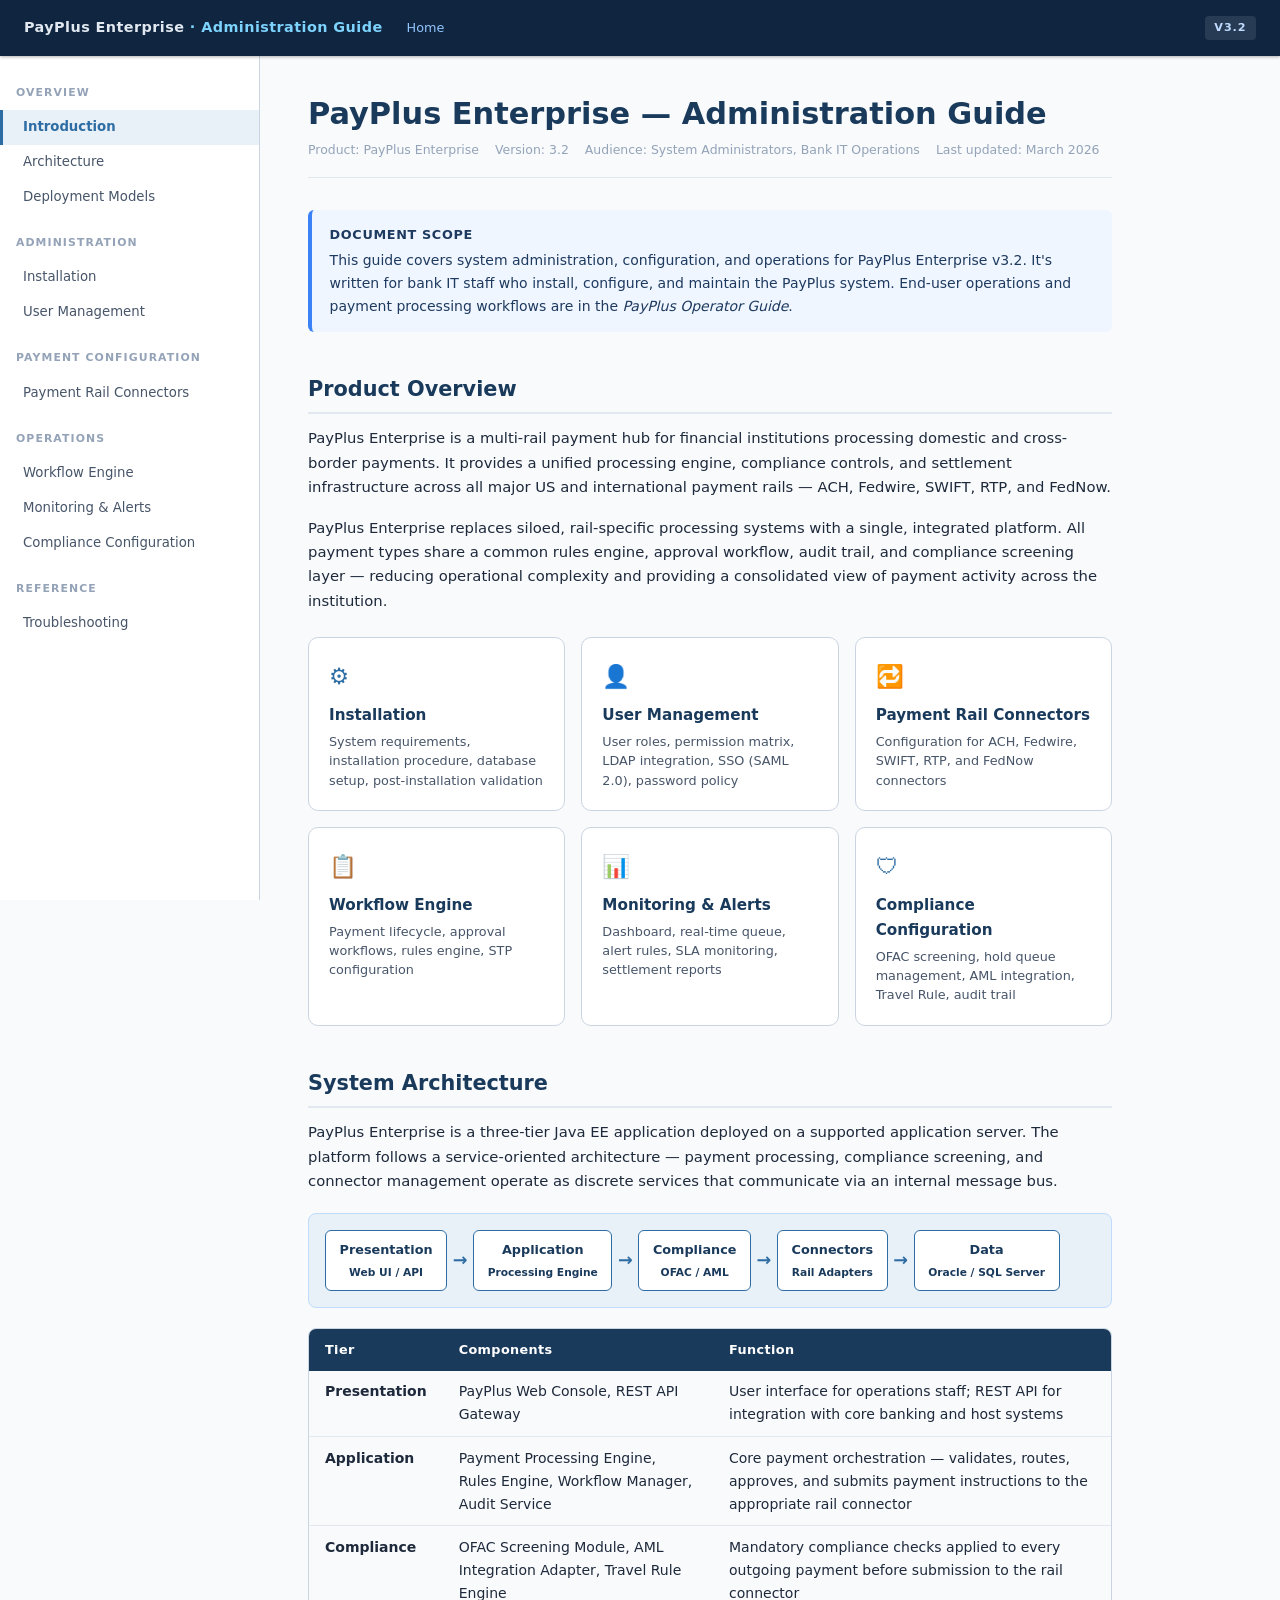
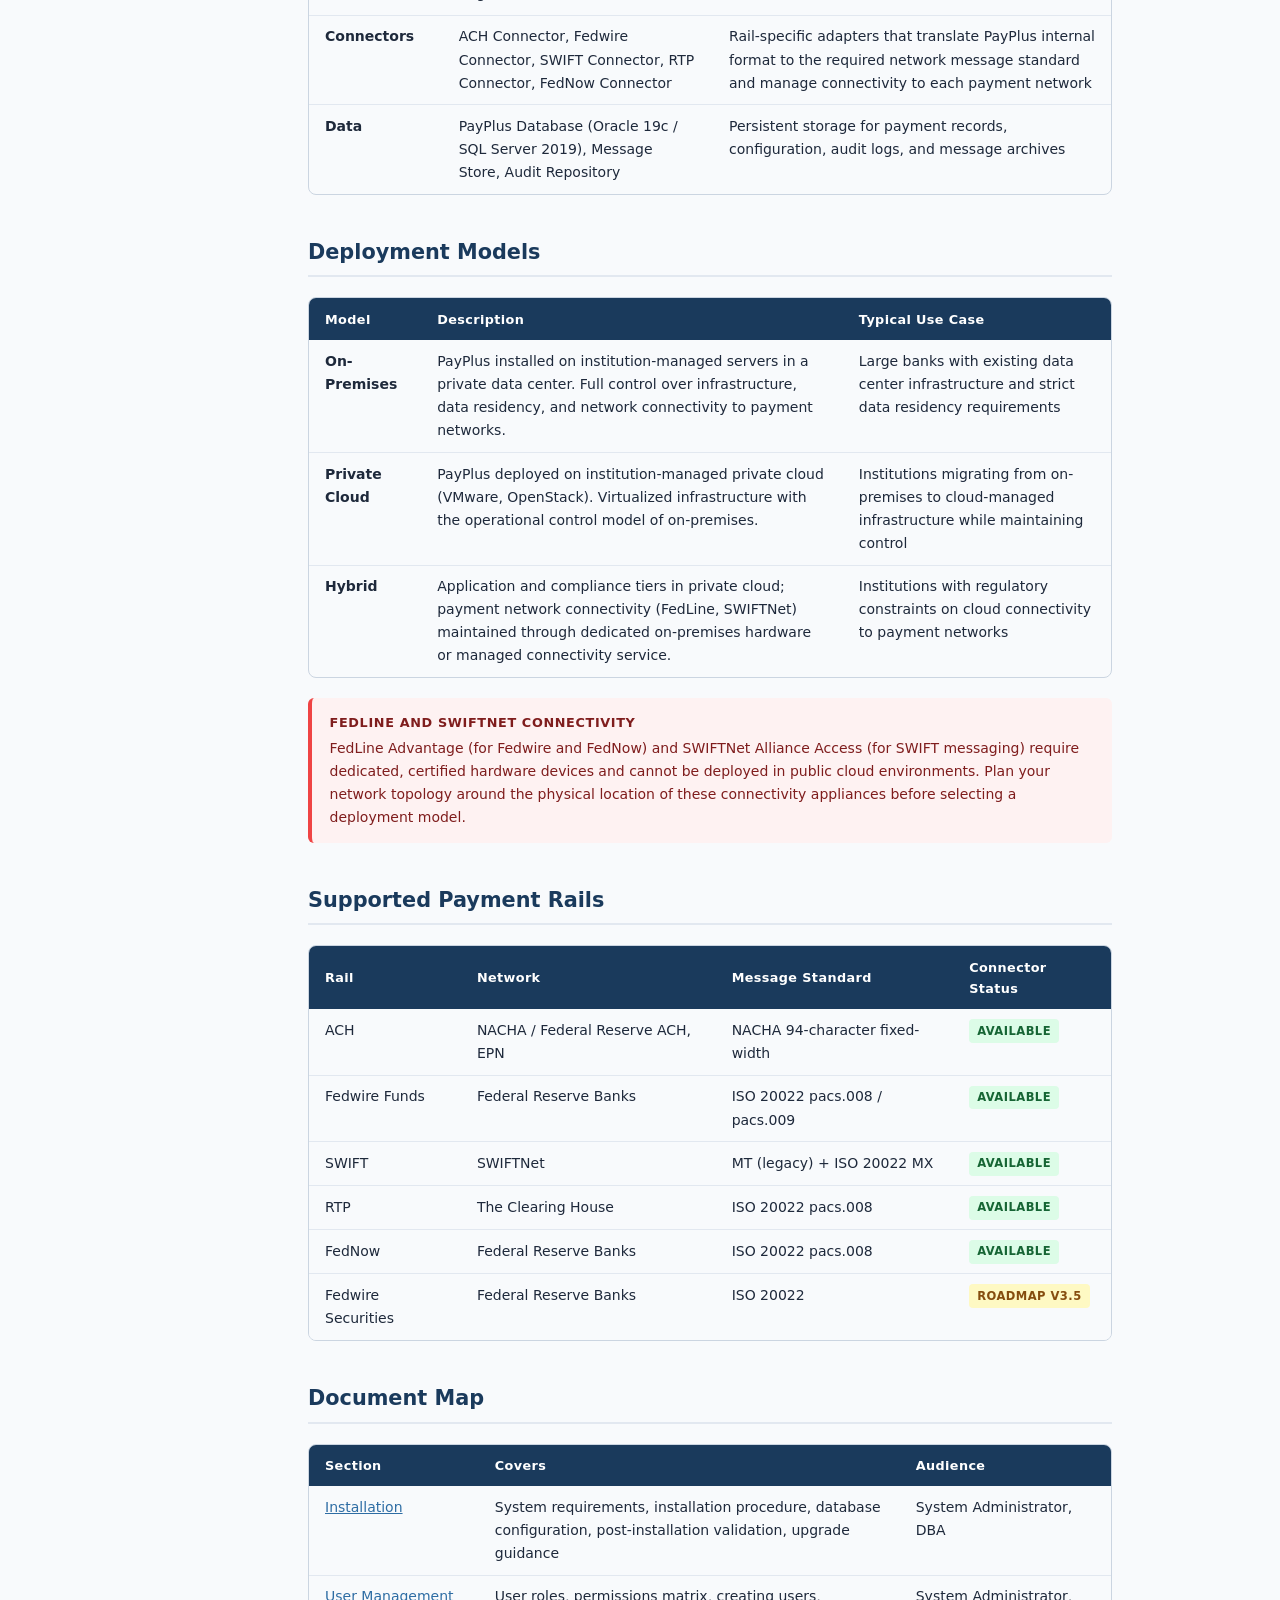
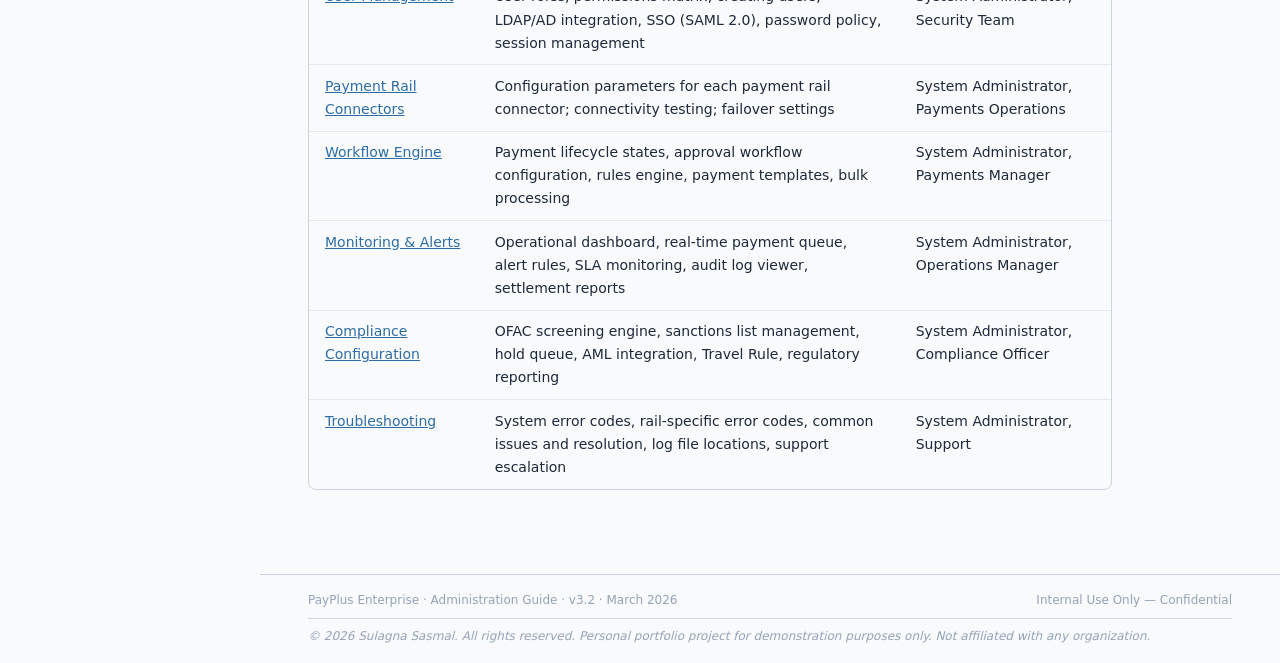
<file: index.html>
<!DOCTYPE html>
<html lang="en">
<head>
<meta charset="UTF-8">
<meta name="viewport" content="width=device-width, initial-scale=1.0">
<title>PayPlus Enterprise — Administration Guide</title>
<link rel="stylesheet" href="assets/style.css">
<link rel="icon" href="data:image/svg+xml,<svg xmlns='http://www.w3.org/2000/svg' viewBox='0 0 100 100'><text y='.9em' font-size='90'>⚙️</text></svg>">
</head>
<body>

<header class="site-header">
  <a class="header-brand" href="index.html">PayPlus Enterprise <span>· Administration Guide</span></a>
  <div class="header-breadcrumb"><a href="index.html">Home</a></div>
  <span class="header-rail-badge">v3.2</span>
</header>

<nav class="sidebar">
  <div class="nav-section">Overview</div>
  <a href="index.html" class="active">Introduction</a>
  <a href="index.html#architecture">Architecture</a>
  <a href="index.html#deployment">Deployment Models</a>
  <div class="nav-section">Administration</div>
  <a href="installation.html">Installation</a>
  <a href="user-management.html">User Management</a>
  <div class="nav-section">Payment Configuration</div>
  <a href="payment-rails.html">Payment Rail Connectors</a>
  <div class="nav-section">Operations</div>
  <a href="workflow.html">Workflow Engine</a>
  <a href="monitoring.html">Monitoring &amp; Alerts</a>
  <a href="compliance.html">Compliance Configuration</a>
  <div class="nav-section">Reference</div>
  <a href="troubleshooting.html">Troubleshooting</a>
</nav>

<main class="main">

  <h1>PayPlus Enterprise — Administration Guide</h1>
  <p class="topic-meta">
    <span>Product: PayPlus Enterprise</span>
    <span>Version: 3.2</span>
    <span>Audience: System Administrators, Bank IT Operations</span>
    <span>Last updated: March 2026</span>
  </p>

  <div class="note">
    <strong>Document Scope</strong>
    This guide covers system administration, configuration, and operations for PayPlus Enterprise v3.2. It's written for bank IT staff who install, configure, and maintain the PayPlus system. End-user operations and payment processing workflows are in the <em>PayPlus Operator Guide</em>.
  </div>

  <h2 id="overview">Product Overview</h2>
  <p>
    PayPlus Enterprise is a multi-rail payment hub for financial institutions processing domestic and cross-border payments. It provides a unified processing engine, compliance controls, and settlement infrastructure across all major US and international payment rails — ACH, Fedwire, SWIFT, RTP, and FedNow.
  </p>
  <p>
    PayPlus Enterprise replaces siloed, rail-specific processing systems with a single, integrated platform. All payment types share a common rules engine, approval workflow, audit trail, and compliance screening layer — reducing operational complexity and providing a consolidated view of payment activity across the institution.
  </p>

  <div class="section-grid">
    <a class="section-card" href="installation.html">
      <div class="section-card-icon">&#9881;</div>
      <div class="section-card-title">Installation</div>
      <div class="section-card-desc">System requirements, installation procedure, database setup, post-installation validation</div>
    </a>
    <a class="section-card" href="user-management.html">
      <div class="section-card-icon">&#128100;</div>
      <div class="section-card-title">User Management</div>
      <div class="section-card-desc">User roles, permission matrix, LDAP integration, SSO (SAML 2.0), password policy</div>
    </a>
    <a class="section-card" href="payment-rails.html">
      <div class="section-card-icon">&#128257;</div>
      <div class="section-card-title">Payment Rail Connectors</div>
      <div class="section-card-desc">Configuration for ACH, Fedwire, SWIFT, RTP, and FedNow connectors</div>
    </a>
    <a class="section-card" href="workflow.html">
      <div class="section-card-icon">&#128203;</div>
      <div class="section-card-title">Workflow Engine</div>
      <div class="section-card-desc">Payment lifecycle, approval workflows, rules engine, STP configuration</div>
    </a>
    <a class="section-card" href="monitoring.html">
      <div class="section-card-icon">&#128202;</div>
      <div class="section-card-title">Monitoring &amp; Alerts</div>
      <div class="section-card-desc">Dashboard, real-time queue, alert rules, SLA monitoring, settlement reports</div>
    </a>
    <a class="section-card" href="compliance.html">
      <div class="section-card-icon">&#128737;</div>
      <div class="section-card-title">Compliance Configuration</div>
      <div class="section-card-desc">OFAC screening, hold queue management, AML integration, Travel Rule, audit trail</div>
    </a>
  </div>

  <h2 id="architecture">System Architecture</h2>
  <p>
    PayPlus Enterprise is a three-tier Java EE application deployed on a supported application server. The platform follows a service-oriented architecture — payment processing, compliance screening, and connector management operate as discrete services that communicate via an internal message bus.
  </p>

  <div class="flow-diagram">
    <div class="flow-box">Presentation<br><small>Web UI / API</small></div>
    <div class="flow-arrow">→</div>
    <div class="flow-box">Application<br><small>Processing Engine</small></div>
    <div class="flow-arrow">→</div>
    <div class="flow-box">Compliance<br><small>OFAC / AML</small></div>
    <div class="flow-arrow">→</div>
    <div class="flow-box">Connectors<br><small>Rail Adapters</small></div>
    <div class="flow-arrow">→</div>
    <div class="flow-box">Data<br><small>Oracle / SQL Server</small></div>
  </div>

  <div class="table-wrap">
    <table>
      <thead><tr><th>Tier</th><th>Components</th><th>Function</th></tr></thead>
      <tbody>
        <tr>
          <td><strong>Presentation</strong></td>
          <td>PayPlus Web Console, REST API Gateway</td>
          <td>User interface for operations staff; REST API for integration with core banking and host systems</td>
        </tr>
        <tr>
          <td><strong>Application</strong></td>
          <td>Payment Processing Engine, Rules Engine, Workflow Manager, Audit Service</td>
          <td>Core payment orchestration — validates, routes, approves, and submits payment instructions to the appropriate rail connector</td>
        </tr>
        <tr>
          <td><strong>Compliance</strong></td>
          <td>OFAC Screening Module, AML Integration Adapter, Travel Rule Engine</td>
          <td>Mandatory compliance checks applied to every outgoing payment before submission to the rail connector</td>
        </tr>
        <tr>
          <td><strong>Connectors</strong></td>
          <td>ACH Connector, Fedwire Connector, SWIFT Connector, RTP Connector, FedNow Connector</td>
          <td>Rail-specific adapters that translate PayPlus internal format to the required network message standard and manage connectivity to each payment network</td>
        </tr>
        <tr>
          <td><strong>Data</strong></td>
          <td>PayPlus Database (Oracle 19c / SQL Server 2019), Message Store, Audit Repository</td>
          <td>Persistent storage for payment records, configuration, audit logs, and message archives</td>
        </tr>
      </tbody>
    </table>
  </div>

  <h2 id="deployment">Deployment Models</h2>

  <div class="table-wrap">
    <table>
      <thead><tr><th>Model</th><th>Description</th><th>Typical Use Case</th></tr></thead>
      <tbody>
        <tr>
          <td><strong>On-Premises</strong></td>
          <td>PayPlus installed on institution-managed servers in a private data center. Full control over infrastructure, data residency, and network connectivity to payment networks.</td>
          <td>Large banks with existing data center infrastructure and strict data residency requirements</td>
        </tr>
        <tr>
          <td><strong>Private Cloud</strong></td>
          <td>PayPlus deployed on institution-managed private cloud (VMware, OpenStack). Virtualized infrastructure with the operational control model of on-premises.</td>
          <td>Institutions migrating from on-premises to cloud-managed infrastructure while maintaining control</td>
        </tr>
        <tr>
          <td><strong>Hybrid</strong></td>
          <td>Application and compliance tiers in private cloud; payment network connectivity (FedLine, SWIFTNet) maintained through dedicated on-premises hardware or managed connectivity service.</td>
          <td>Institutions with regulatory constraints on cloud connectivity to payment networks</td>
        </tr>
      </tbody>
    </table>
  </div>

  <div class="important">
    <strong>FedLine and SWIFTNet Connectivity</strong>
    FedLine Advantage (for Fedwire and FedNow) and SWIFTNet Alliance Access (for SWIFT messaging) require dedicated, certified hardware devices and cannot be deployed in public cloud environments. Plan your network topology around the physical location of these connectivity appliances before selecting a deployment model.
  </div>

  <h2 id="supported-rails">Supported Payment Rails</h2>

  <div class="table-wrap">
    <table>
      <thead><tr><th>Rail</th><th>Network</th><th>Message Standard</th><th>Connector Status</th></tr></thead>
      <tbody>
        <tr><td>ACH</td><td>NACHA / Federal Reserve ACH, EPN</td><td>NACHA 94-character fixed-width</td><td><span class="badge badge-green">Available</span></td></tr>
        <tr><td>Fedwire Funds</td><td>Federal Reserve Banks</td><td>ISO 20022 pacs.008 / pacs.009</td><td><span class="badge badge-green">Available</span></td></tr>
        <tr><td>SWIFT</td><td>SWIFTNet</td><td>MT (legacy) + ISO 20022 MX</td><td><span class="badge badge-green">Available</span></td></tr>
        <tr><td>RTP</td><td>The Clearing House</td><td>ISO 20022 pacs.008</td><td><span class="badge badge-green">Available</span></td></tr>
        <tr><td>FedNow</td><td>Federal Reserve Banks</td><td>ISO 20022 pacs.008</td><td><span class="badge badge-green">Available</span></td></tr>
        <tr><td>Fedwire Securities</td><td>Federal Reserve Banks</td><td>ISO 20022</td><td><span class="badge badge-yellow">Roadmap v3.5</span></td></tr>
      </tbody>
    </table>
  </div>

  <h2 id="docmap">Document Map</h2>

  <div class="table-wrap">
    <table>
      <thead><tr><th>Section</th><th>Covers</th><th>Audience</th></tr></thead>
      <tbody>
        <tr><td><a href="installation.html">Installation</a></td><td>System requirements, installation procedure, database configuration, post-installation validation, upgrade guidance</td><td>System Administrator, DBA</td></tr>
        <tr><td><a href="user-management.html">User Management</a></td><td>User roles, permissions matrix, creating users, LDAP/AD integration, SSO (SAML 2.0), password policy, session management</td><td>System Administrator, Security Team</td></tr>
        <tr><td><a href="payment-rails.html">Payment Rail Connectors</a></td><td>Configuration parameters for each payment rail connector; connectivity testing; failover settings</td><td>System Administrator, Payments Operations</td></tr>
        <tr><td><a href="workflow.html">Workflow Engine</a></td><td>Payment lifecycle states, approval workflow configuration, rules engine, payment templates, bulk processing</td><td>System Administrator, Payments Manager</td></tr>
        <tr><td><a href="monitoring.html">Monitoring &amp; Alerts</a></td><td>Operational dashboard, real-time payment queue, alert rules, SLA monitoring, audit log viewer, settlement reports</td><td>System Administrator, Operations Manager</td></tr>
        <tr><td><a href="compliance.html">Compliance Configuration</a></td><td>OFAC screening engine, sanctions list management, hold queue, AML integration, Travel Rule, regulatory reporting</td><td>System Administrator, Compliance Officer</td></tr>
        <tr><td><a href="troubleshooting.html">Troubleshooting</a></td><td>System error codes, rail-specific error codes, common issues and resolution, log file locations, support escalation</td><td>System Administrator, Support</td></tr>
      </tbody>
    </table>
  </div>

</main>

<footer class="site-footer">
  <span>PayPlus Enterprise · Administration Guide · v3.2 · March 2026</span>
  <span>Internal Use Only — Confidential</span>
  <span class="copyright">&copy; 2026 Sulagna Sasmal. All rights reserved. Personal portfolio project for demonstration purposes only. Not affiliated with any organization.</span>
</footer>

</body>
</html>
</file>
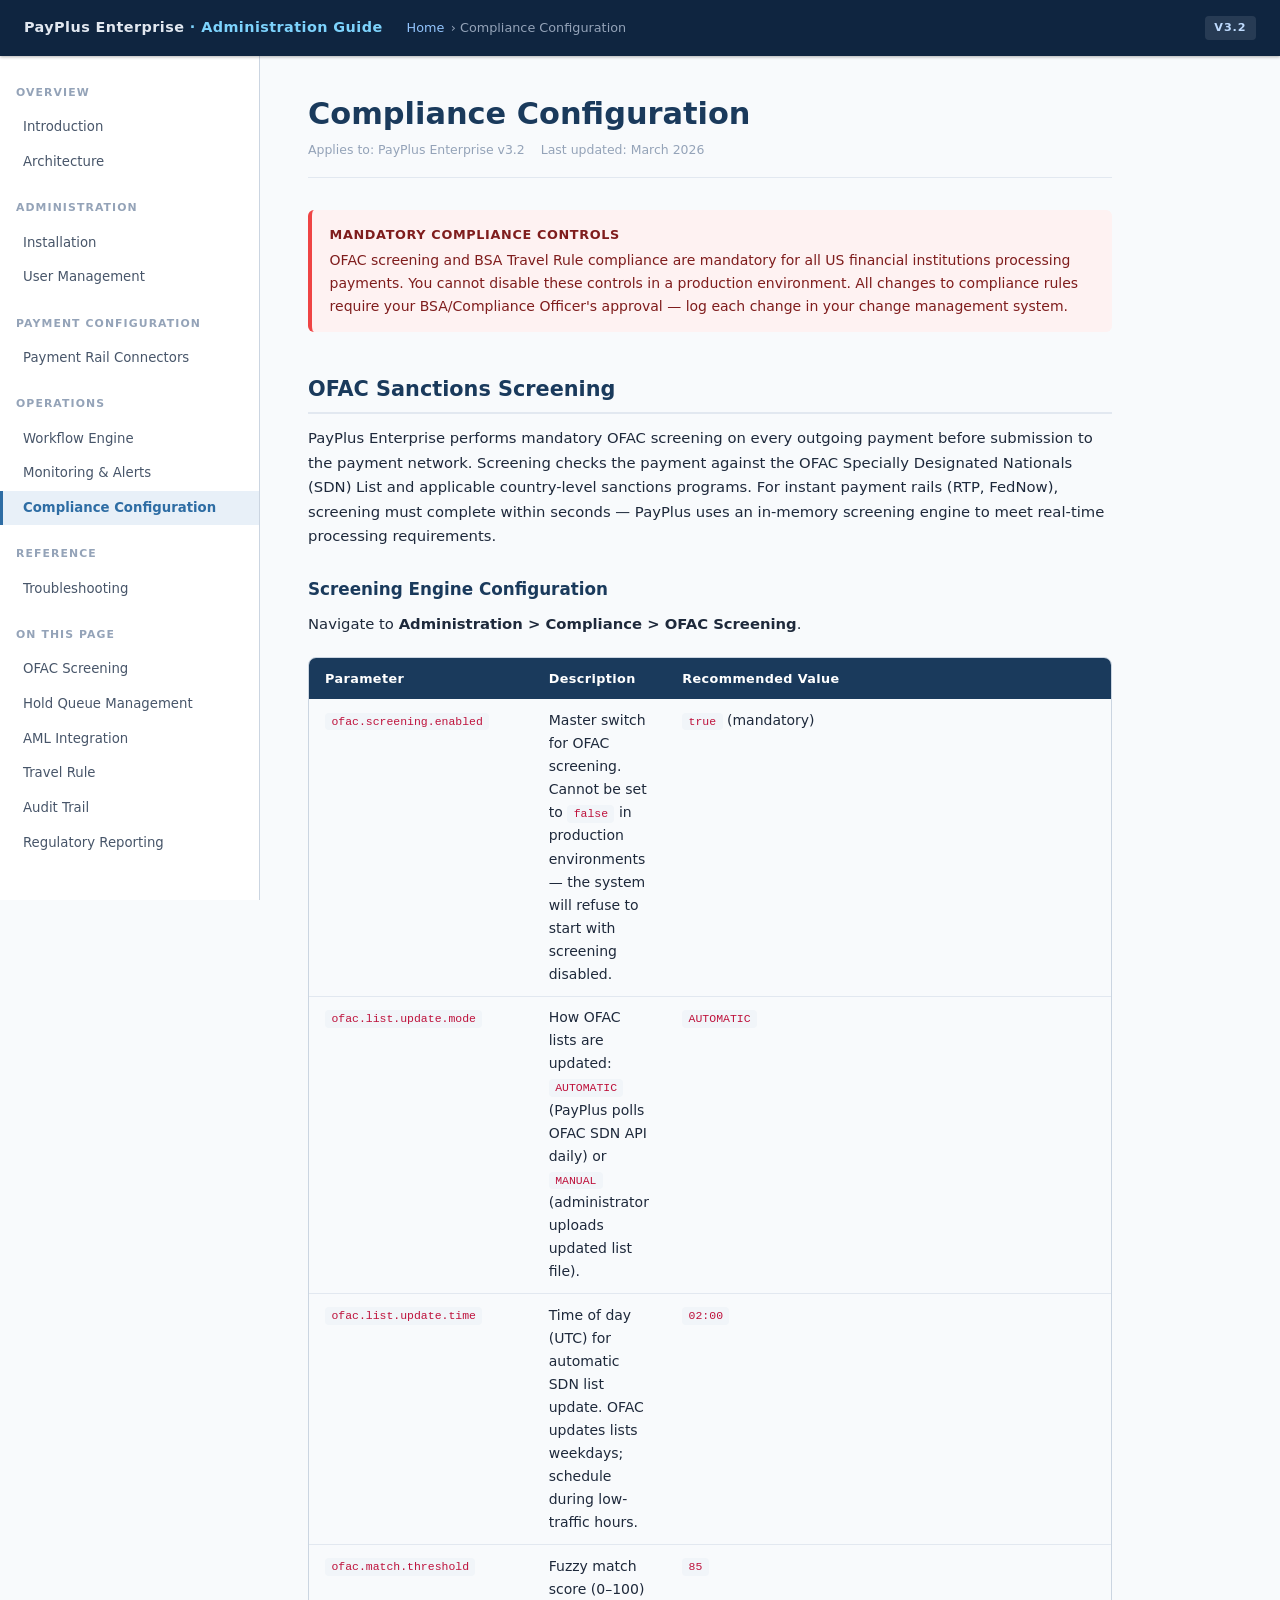
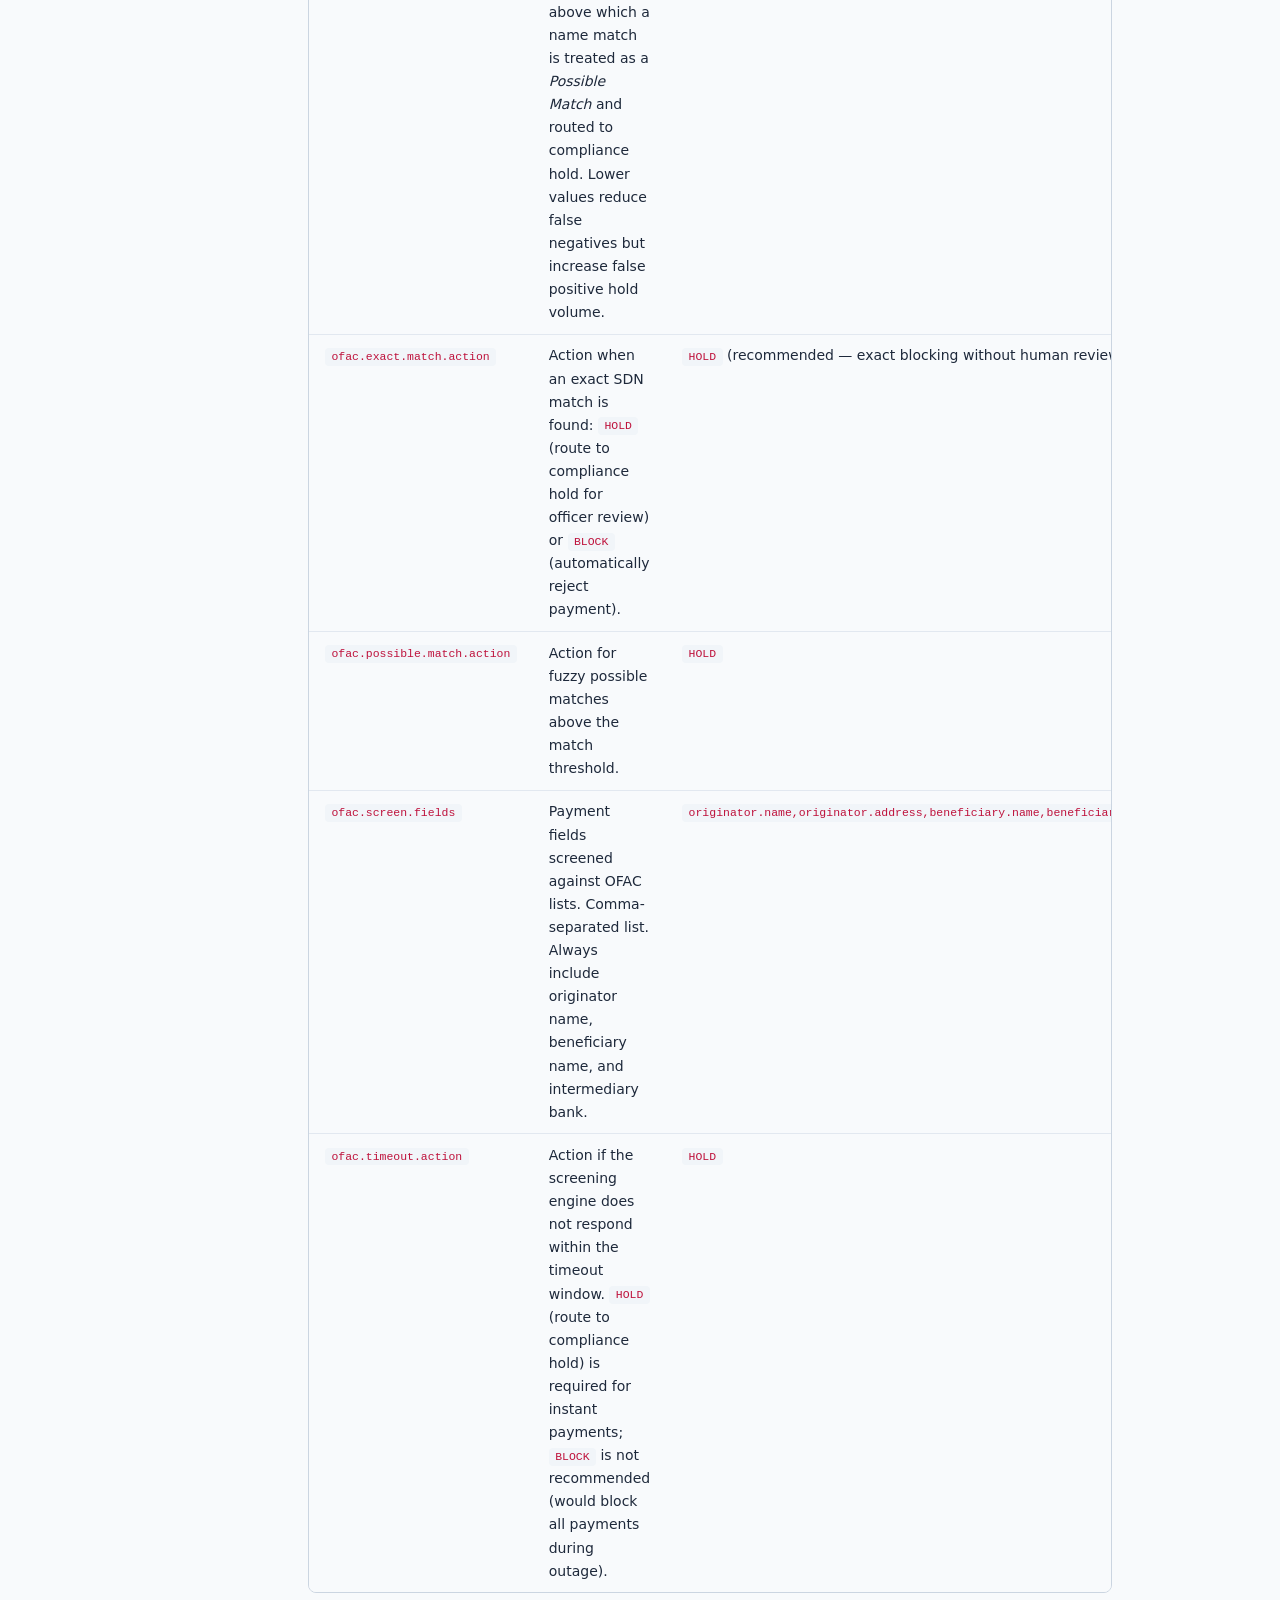
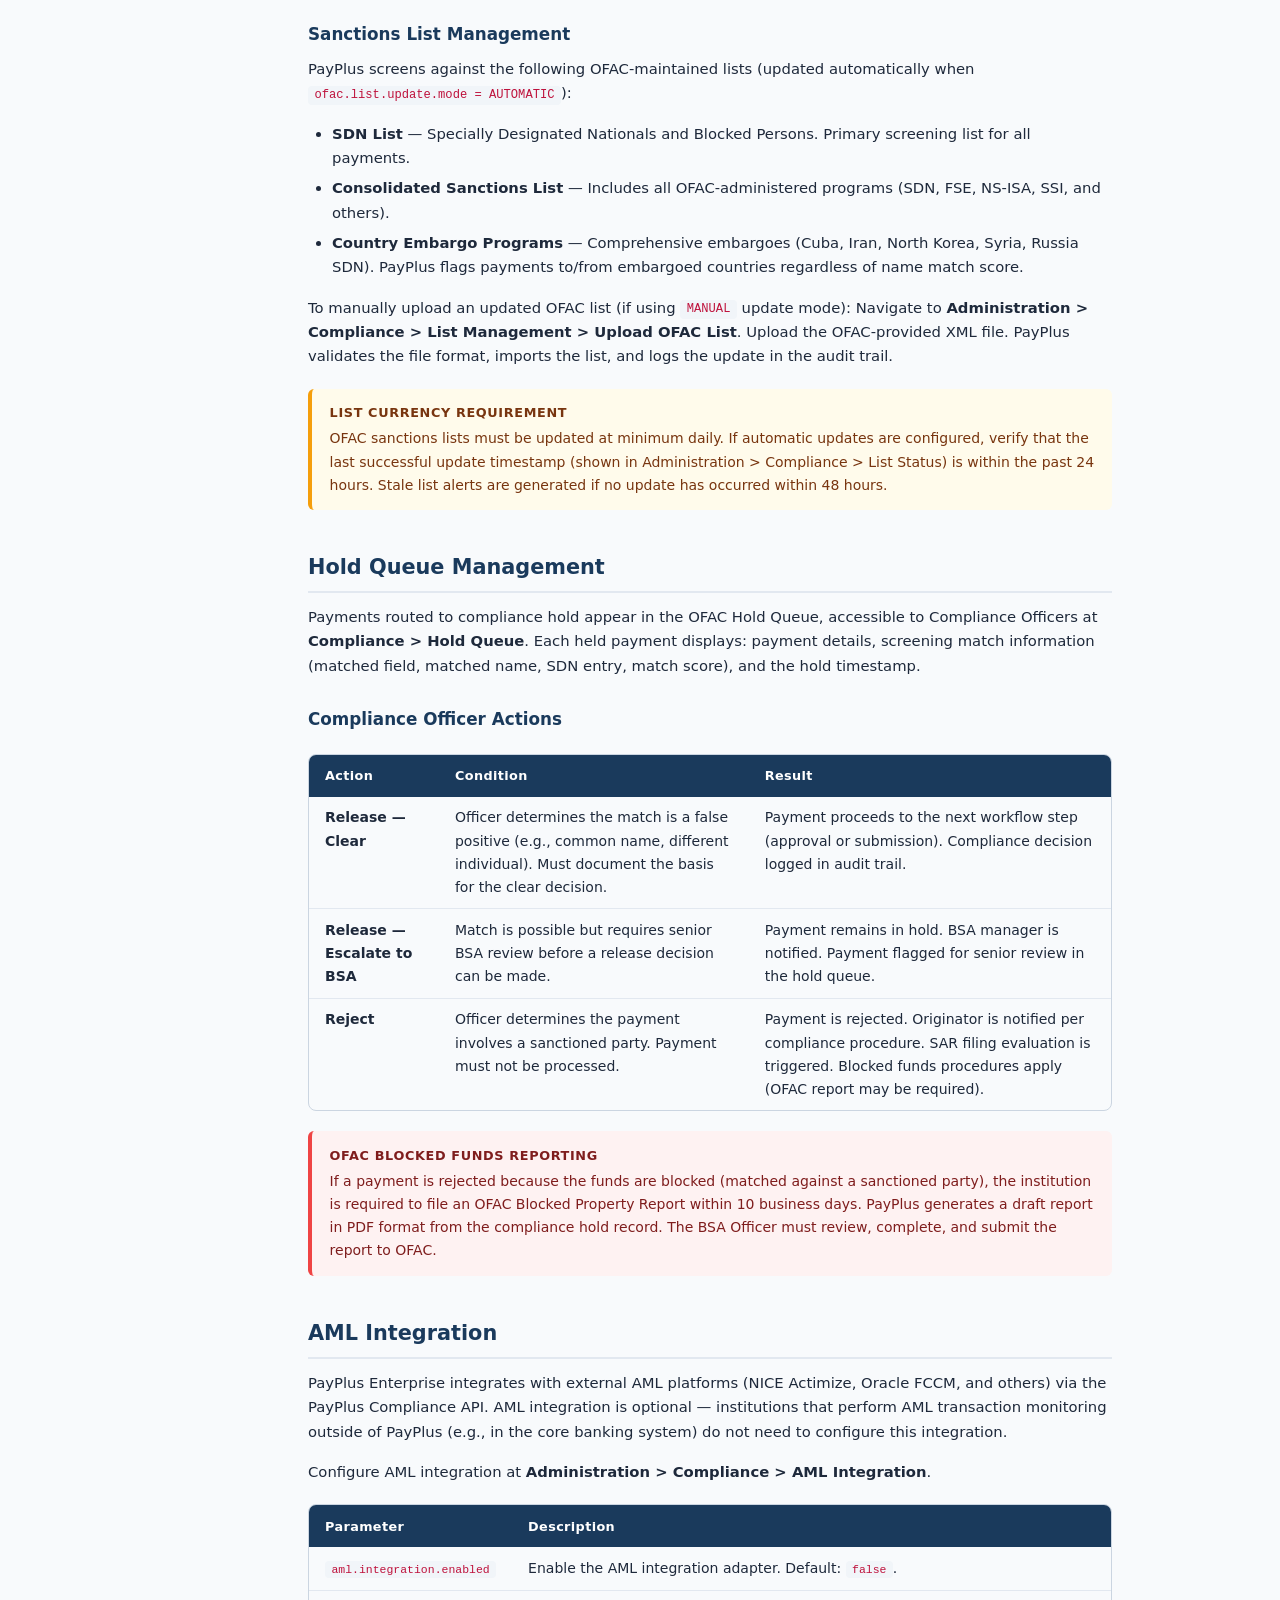
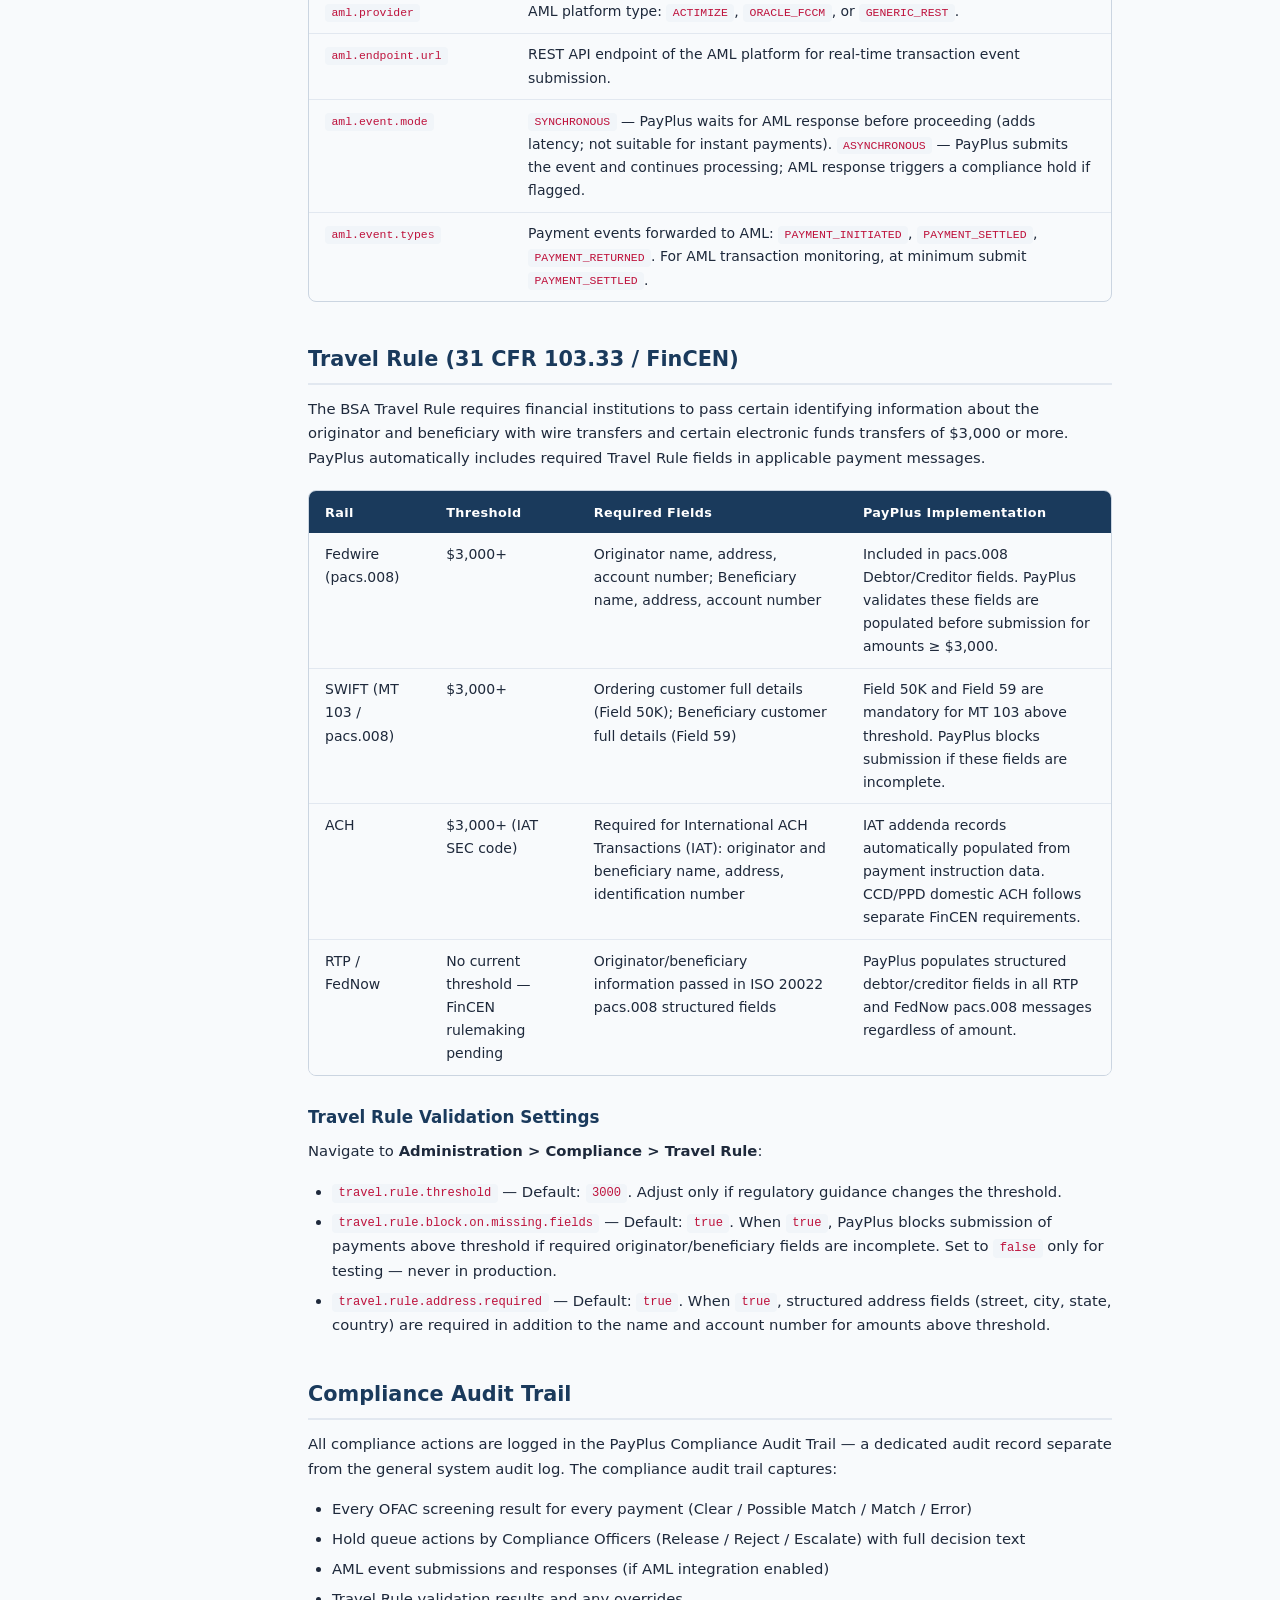
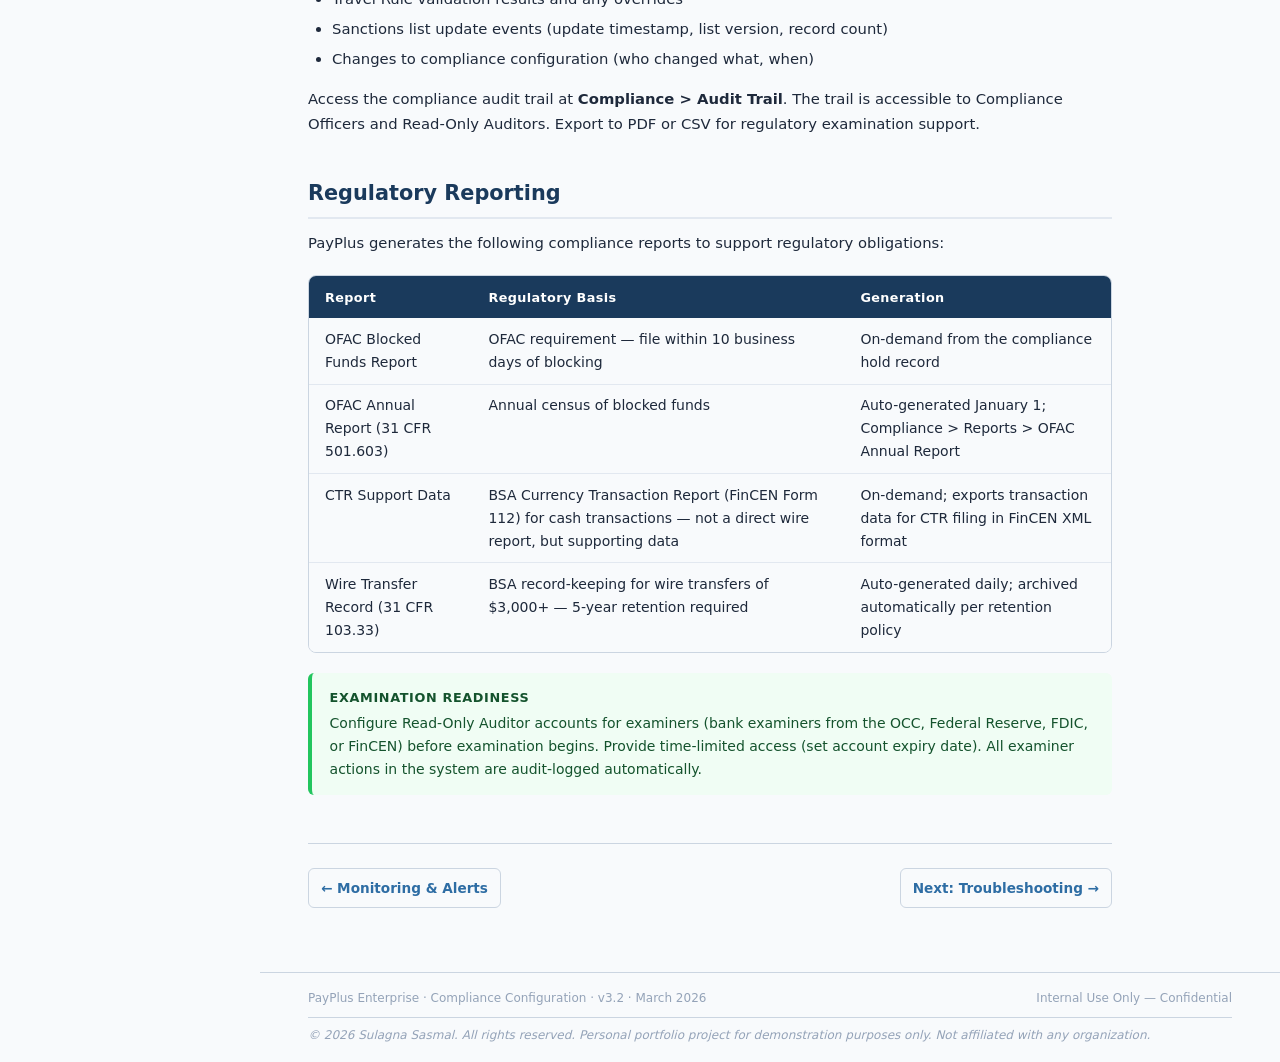
<file: compliance.html>
<!DOCTYPE html>
<html lang="en">
<head>
<meta charset="UTF-8">
<meta name="viewport" content="width=device-width, initial-scale=1.0">
<title>Compliance Configuration — PayPlus Enterprise Administration Guide</title>
<link rel="stylesheet" href="assets/style.css">
<link rel="icon" href="data:image/svg+xml,<svg xmlns='http://www.w3.org/2000/svg' viewBox='0 0 100 100'><text y='.9em' font-size='90'>⚙️</text></svg>">
</head>
<body>

<header class="site-header">
  <a class="header-brand" href="index.html">PayPlus Enterprise <span>· Administration Guide</span></a>
  <div class="header-breadcrumb"><a href="index.html">Home</a> › Compliance Configuration</div>
  <span class="header-rail-badge">v3.2</span>
</header>

<nav class="sidebar">
  <div class="nav-section">Overview</div>
  <a href="index.html">Introduction</a>
  <a href="index.html#architecture">Architecture</a>
  <div class="nav-section">Administration</div>
  <a href="installation.html">Installation</a>
  <a href="user-management.html">User Management</a>
  <div class="nav-section">Payment Configuration</div>
  <a href="payment-rails.html">Payment Rail Connectors</a>
  <div class="nav-section">Operations</div>
  <a href="workflow.html">Workflow Engine</a>
  <a href="monitoring.html">Monitoring &amp; Alerts</a>
  <a href="compliance.html" class="active">Compliance Configuration</a>
  <div class="nav-section">Reference</div>
  <a href="troubleshooting.html">Troubleshooting</a>
  <div class="nav-section">On This Page</div>
  <a href="#ofac">OFAC Screening</a>
  <a href="#hold-queue">Hold Queue Management</a>
  <a href="#aml">AML Integration</a>
  <a href="#travel-rule">Travel Rule</a>
  <a href="#audit-trail">Audit Trail</a>
  <a href="#regulatory-reporting">Regulatory Reporting</a>
</nav>

<main class="main">

  <h1>Compliance Configuration</h1>
  <p class="topic-meta">
    <span>Applies to: PayPlus Enterprise v3.2</span>
    <span>Last updated: March 2026</span>
  </p>

  <div class="important">
    <strong>Mandatory Compliance Controls</strong>
    OFAC screening and BSA Travel Rule compliance are mandatory for all US financial institutions processing payments. You cannot disable these controls in a production environment. All changes to compliance rules require your BSA/Compliance Officer's approval — log each change in your change management system.
  </div>

  <h2 id="ofac">OFAC Sanctions Screening</h2>
  <p>
    PayPlus Enterprise performs mandatory OFAC screening on every outgoing payment before submission to the payment network. Screening checks the payment against the OFAC Specially Designated Nationals (SDN) List and applicable country-level sanctions programs. For instant payment rails (RTP, FedNow), screening must complete within seconds — PayPlus uses an in-memory screening engine to meet real-time processing requirements.
  </p>

  <h3>Screening Engine Configuration</h3>
  <p>Navigate to <strong>Administration &gt; Compliance &gt; OFAC Screening</strong>.</p>

  <div class="table-wrap">
    <table>
      <thead><tr><th>Parameter</th><th>Description</th><th>Recommended Value</th></tr></thead>
      <tbody>
        <tr>
          <td><code>ofac.screening.enabled</code></td>
          <td>Master switch for OFAC screening. Cannot be set to <code>false</code> in production environments — the system will refuse to start with screening disabled.</td>
          <td><code>true</code> (mandatory)</td>
        </tr>
        <tr>
          <td><code>ofac.list.update.mode</code></td>
          <td>How OFAC lists are updated: <code>AUTOMATIC</code> (PayPlus polls OFAC SDN API daily) or <code>MANUAL</code> (administrator uploads updated list file).</td>
          <td><code>AUTOMATIC</code></td>
        </tr>
        <tr>
          <td><code>ofac.list.update.time</code></td>
          <td>Time of day (UTC) for automatic SDN list update. OFAC updates lists weekdays; schedule during low-traffic hours.</td>
          <td><code>02:00</code></td>
        </tr>
        <tr>
          <td><code>ofac.match.threshold</code></td>
          <td>Fuzzy match score (0–100) above which a name match is treated as a <em>Possible Match</em> and routed to compliance hold. Lower values reduce false negatives but increase false positive hold volume.</td>
          <td><code>85</code></td>
        </tr>
        <tr>
          <td><code>ofac.exact.match.action</code></td>
          <td>Action when an exact SDN match is found: <code>HOLD</code> (route to compliance hold for officer review) or <code>BLOCK</code> (automatically reject payment).</td>
          <td><code>HOLD</code> (recommended — exact blocking without human review creates legal risk)</td>
        </tr>
        <tr>
          <td><code>ofac.possible.match.action</code></td>
          <td>Action for fuzzy possible matches above the match threshold.</td>
          <td><code>HOLD</code></td>
        </tr>
        <tr>
          <td><code>ofac.screen.fields</code></td>
          <td>Payment fields screened against OFAC lists. Comma-separated list. Always include originator name, beneficiary name, and intermediary bank.</td>
          <td><code>originator.name,originator.address,beneficiary.name,beneficiary.address,intermediary.name</code></td>
        </tr>
        <tr>
          <td><code>ofac.timeout.action</code></td>
          <td>Action if the screening engine does not respond within the timeout window. <code>HOLD</code> (route to compliance hold) is required for instant payments; <code>BLOCK</code> is not recommended (would block all payments during outage).</td>
          <td><code>HOLD</code></td>
        </tr>
      </tbody>
    </table>
  </div>

  <h3>Sanctions List Management</h3>
  <p>
    PayPlus screens against the following OFAC-maintained lists (updated automatically when <code>ofac.list.update.mode = AUTOMATIC</code>):
  </p>
  <ul>
    <li><strong>SDN List</strong> — Specially Designated Nationals and Blocked Persons. Primary screening list for all payments.</li>
    <li><strong>Consolidated Sanctions List</strong> — Includes all OFAC-administered programs (SDN, FSE, NS-ISA, SSI, and others).</li>
    <li><strong>Country Embargo Programs</strong> — Comprehensive embargoes (Cuba, Iran, North Korea, Syria, Russia SDN). PayPlus flags payments to/from embargoed countries regardless of name match score.</li>
  </ul>

  <p>To manually upload an updated OFAC list (if using <code>MANUAL</code> update mode): Navigate to <strong>Administration &gt; Compliance &gt; List Management &gt; Upload OFAC List</strong>. Upload the OFAC-provided XML file. PayPlus validates the file format, imports the list, and logs the update in the audit trail.</p>

  <div class="warning">
    <strong>List Currency Requirement</strong>
    OFAC sanctions lists must be updated at minimum daily. If automatic updates are configured, verify that the last successful update timestamp (shown in Administration &gt; Compliance &gt; List Status) is within the past 24 hours. Stale list alerts are generated if no update has occurred within 48 hours.
  </div>

  <h2 id="hold-queue">Hold Queue Management</h2>
  <p>
    Payments routed to compliance hold appear in the OFAC Hold Queue, accessible to Compliance Officers at <strong>Compliance &gt; Hold Queue</strong>. Each held payment displays: payment details, screening match information (matched field, matched name, SDN entry, match score), and the hold timestamp.
  </p>

  <h3>Compliance Officer Actions</h3>
  <div class="table-wrap">
    <table>
      <thead><tr><th>Action</th><th>Condition</th><th>Result</th></tr></thead>
      <tbody>
        <tr>
          <td><strong>Release — Clear</strong></td>
          <td>Officer determines the match is a false positive (e.g., common name, different individual). Must document the basis for the clear decision.</td>
          <td>Payment proceeds to the next workflow step (approval or submission). Compliance decision logged in audit trail.</td>
        </tr>
        <tr>
          <td><strong>Release — Escalate to BSA</strong></td>
          <td>Match is possible but requires senior BSA review before a release decision can be made.</td>
          <td>Payment remains in hold. BSA manager is notified. Payment flagged for senior review in the hold queue.</td>
        </tr>
        <tr>
          <td><strong>Reject</strong></td>
          <td>Officer determines the payment involves a sanctioned party. Payment must not be processed.</td>
          <td>Payment is rejected. Originator is notified per compliance procedure. SAR filing evaluation is triggered. Blocked funds procedures apply (OFAC report may be required).</td>
        </tr>
      </tbody>
    </table>
  </div>

  <div class="important">
    <strong>OFAC Blocked Funds Reporting</strong>
    If a payment is rejected because the funds are blocked (matched against a sanctioned party), the institution is required to file an OFAC Blocked Property Report within 10 business days. PayPlus generates a draft report in PDF format from the compliance hold record. The BSA Officer must review, complete, and submit the report to OFAC.
  </div>

  <h2 id="aml">AML Integration</h2>
  <p>
    PayPlus Enterprise integrates with external AML platforms (NICE Actimize, Oracle FCCM, and others) via the PayPlus Compliance API. AML integration is optional — institutions that perform AML transaction monitoring outside of PayPlus (e.g., in the core banking system) do not need to configure this integration.
  </p>

  <p>Configure AML integration at <strong>Administration &gt; Compliance &gt; AML Integration</strong>.</p>

  <div class="table-wrap">
    <table>
      <thead><tr><th>Parameter</th><th>Description</th></tr></thead>
      <tbody>
        <tr><td><code>aml.integration.enabled</code></td><td>Enable the AML integration adapter. Default: <code>false</code>.</td></tr>
        <tr><td><code>aml.provider</code></td><td>AML platform type: <code>ACTIMIZE</code>, <code>ORACLE_FCCM</code>, or <code>GENERIC_REST</code>.</td></tr>
        <tr><td><code>aml.endpoint.url</code></td><td>REST API endpoint of the AML platform for real-time transaction event submission.</td></tr>
        <tr><td><code>aml.event.mode</code></td><td><code>SYNCHRONOUS</code> — PayPlus waits for AML response before proceeding (adds latency; not suitable for instant payments). <code>ASYNCHRONOUS</code> — PayPlus submits the event and continues processing; AML response triggers a compliance hold if flagged.</td></tr>
        <tr><td><code>aml.event.types</code></td><td>Payment events forwarded to AML: <code>PAYMENT_INITIATED</code>, <code>PAYMENT_SETTLED</code>, <code>PAYMENT_RETURNED</code>. For AML transaction monitoring, at minimum submit <code>PAYMENT_SETTLED</code>.</td></tr>
      </tbody>
    </table>
  </div>

  <h2 id="travel-rule">Travel Rule (31 CFR 103.33 / FinCEN)</h2>
  <p>
    The BSA Travel Rule requires financial institutions to pass certain identifying information about the originator and beneficiary with wire transfers and certain electronic funds transfers of $3,000 or more. PayPlus automatically includes required Travel Rule fields in applicable payment messages.
  </p>

  <div class="table-wrap">
    <table>
      <thead><tr><th>Rail</th><th>Threshold</th><th>Required Fields</th><th>PayPlus Implementation</th></tr></thead>
      <tbody>
        <tr>
          <td>Fedwire (pacs.008)</td>
          <td>$3,000+</td>
          <td>Originator name, address, account number; Beneficiary name, address, account number</td>
          <td>Included in pacs.008 Debtor/Creditor fields. PayPlus validates these fields are populated before submission for amounts ≥ $3,000.</td>
        </tr>
        <tr>
          <td>SWIFT (MT 103 / pacs.008)</td>
          <td>$3,000+</td>
          <td>Ordering customer full details (Field 50K); Beneficiary customer full details (Field 59)</td>
          <td>Field 50K and Field 59 are mandatory for MT 103 above threshold. PayPlus blocks submission if these fields are incomplete.</td>
        </tr>
        <tr>
          <td>ACH</td>
          <td>$3,000+ (IAT SEC code)</td>
          <td>Required for International ACH Transactions (IAT): originator and beneficiary name, address, identification number</td>
          <td>IAT addenda records automatically populated from payment instruction data. CCD/PPD domestic ACH follows separate FinCEN requirements.</td>
        </tr>
        <tr>
          <td>RTP / FedNow</td>
          <td>No current threshold — FinCEN rulemaking pending</td>
          <td>Originator/beneficiary information passed in ISO 20022 pacs.008 structured fields</td>
          <td>PayPlus populates structured debtor/creditor fields in all RTP and FedNow pacs.008 messages regardless of amount.</td>
        </tr>
      </tbody>
    </table>
  </div>

  <h3>Travel Rule Validation Settings</h3>
  <p>Navigate to <strong>Administration &gt; Compliance &gt; Travel Rule</strong>:</p>
  <ul>
    <li><code>travel.rule.threshold</code> — Default: <code>3000</code>. Adjust only if regulatory guidance changes the threshold.</li>
    <li><code>travel.rule.block.on.missing.fields</code> — Default: <code>true</code>. When <code>true</code>, PayPlus blocks submission of payments above threshold if required originator/beneficiary fields are incomplete. Set to <code>false</code> only for testing — never in production.</li>
    <li><code>travel.rule.address.required</code> — Default: <code>true</code>. When <code>true</code>, structured address fields (street, city, state, country) are required in addition to the name and account number for amounts above threshold.</li>
  </ul>

  <h2 id="audit-trail">Compliance Audit Trail</h2>
  <p>
    All compliance actions are logged in the PayPlus Compliance Audit Trail — a dedicated audit record separate from the general system audit log. The compliance audit trail captures:
  </p>
  <ul>
    <li>Every OFAC screening result for every payment (Clear / Possible Match / Match / Error)</li>
    <li>Hold queue actions by Compliance Officers (Release / Reject / Escalate) with full decision text</li>
    <li>AML event submissions and responses (if AML integration enabled)</li>
    <li>Travel Rule validation results and any overrides</li>
    <li>Sanctions list update events (update timestamp, list version, record count)</li>
    <li>Changes to compliance configuration (who changed what, when)</li>
  </ul>

  <p>Access the compliance audit trail at <strong>Compliance &gt; Audit Trail</strong>. The trail is accessible to Compliance Officers and Read-Only Auditors. Export to PDF or CSV for regulatory examination support.</p>

  <h2 id="regulatory-reporting">Regulatory Reporting</h2>
  <p>PayPlus generates the following compliance reports to support regulatory obligations:</p>

  <div class="table-wrap">
    <table>
      <thead><tr><th>Report</th><th>Regulatory Basis</th><th>Generation</th></tr></thead>
      <tbody>
        <tr><td>OFAC Blocked Funds Report</td><td>OFAC requirement — file within 10 business days of blocking</td><td>On-demand from the compliance hold record</td></tr>
        <tr><td>OFAC Annual Report (31 CFR 501.603)</td><td>Annual census of blocked funds</td><td>Auto-generated January 1; Compliance &gt; Reports &gt; OFAC Annual Report</td></tr>
        <tr><td>CTR Support Data</td><td>BSA Currency Transaction Report (FinCEN Form 112) for cash transactions — not a direct wire report, but supporting data</td><td>On-demand; exports transaction data for CTR filing in FinCEN XML format</td></tr>
        <tr><td>Wire Transfer Record (31 CFR 103.33)</td><td>BSA record-keeping for wire transfers of $3,000+ — 5-year retention required</td><td>Auto-generated daily; archived automatically per retention policy</td></tr>
      </tbody>
    </table>
  </div>

  <div class="tip">
    <strong>Examination Readiness</strong>
    Configure Read-Only Auditor accounts for examiners (bank examiners from the OCC, Federal Reserve, FDIC, or FinCEN) before examination begins. Provide time-limited access (set account expiry date). All examiner actions in the system are audit-logged automatically.
  </div>

  <div class="doc-nav">
    <a href="monitoring.html">← Monitoring &amp; Alerts</a>
    <a href="troubleshooting.html">Next: Troubleshooting →</a>
  </div>

</main>

<footer class="site-footer">
  <span>PayPlus Enterprise · Compliance Configuration · v3.2 · March 2026</span>
  <span>Internal Use Only — Confidential</span>
  <span class="copyright">&copy; 2026 Sulagna Sasmal. All rights reserved. Personal portfolio project for demonstration purposes only. Not affiliated with any organization.</span>
</footer>

</body>
</html>
</file>
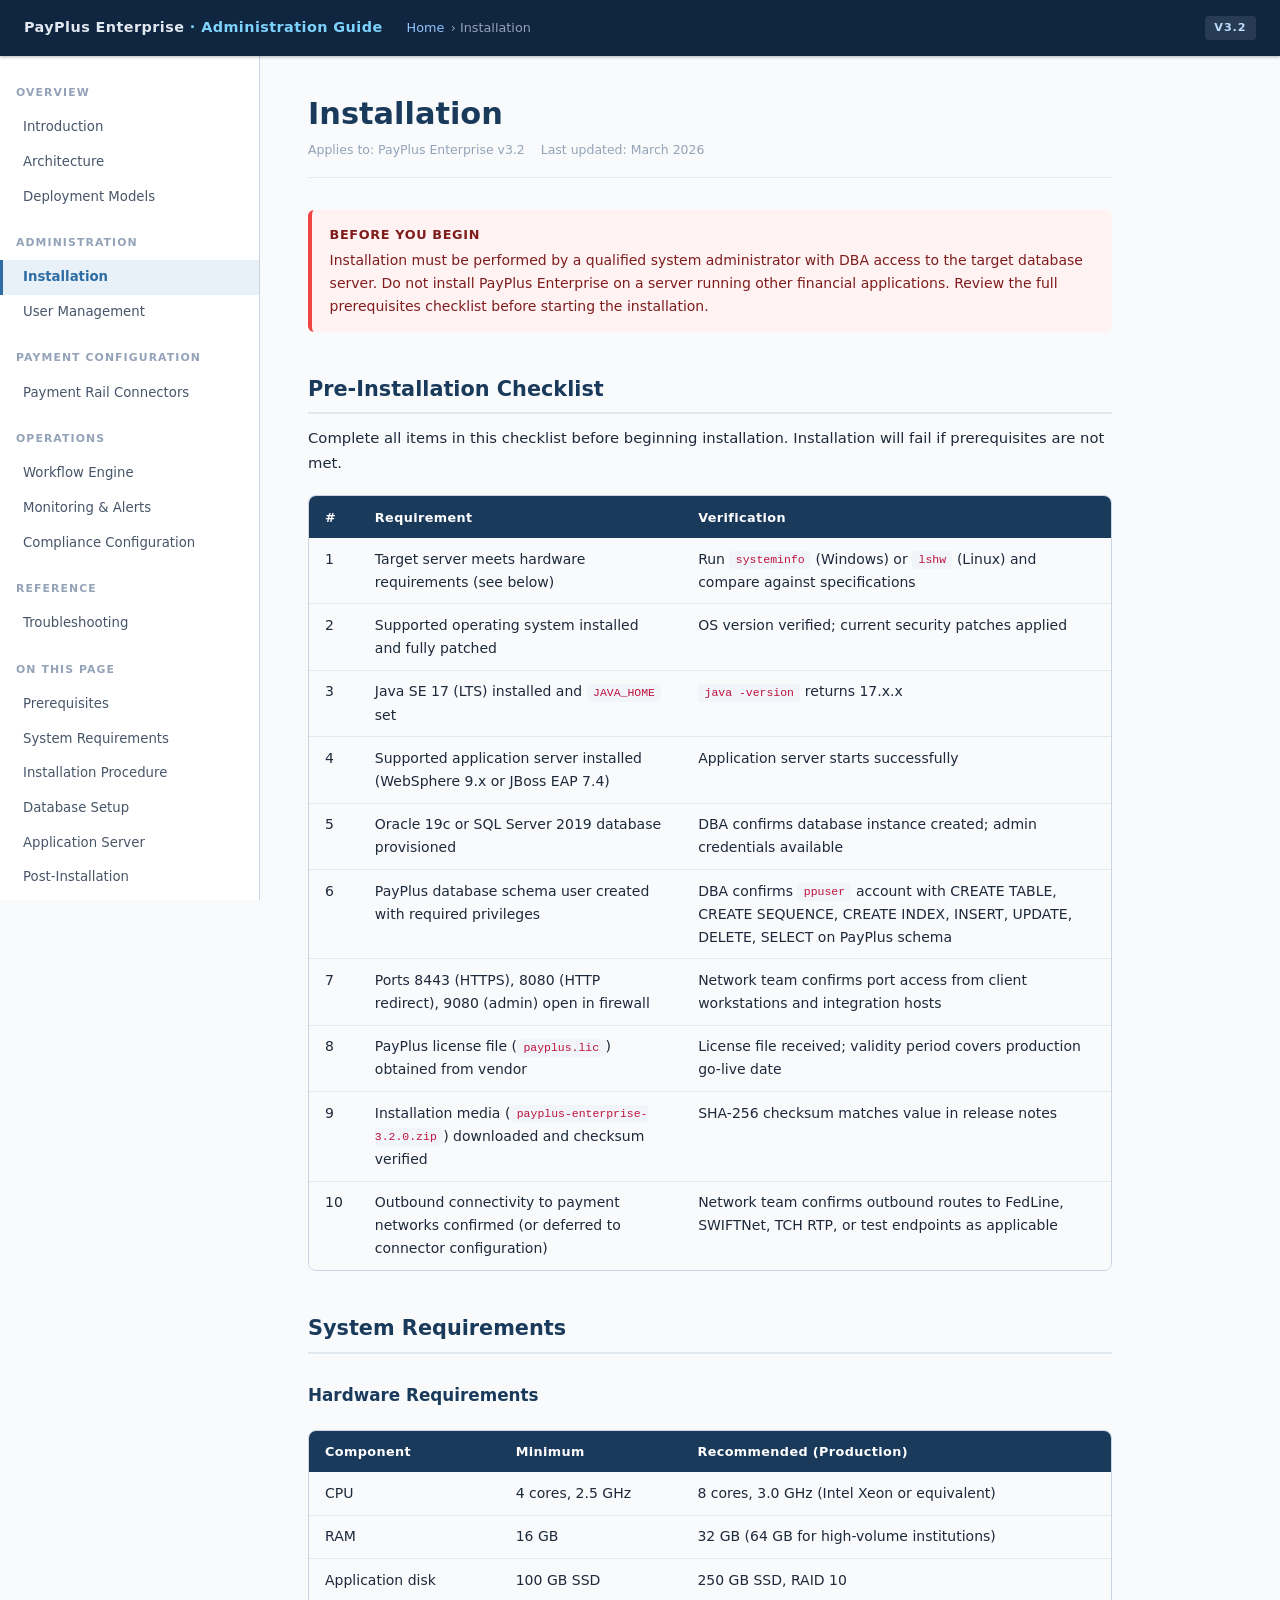
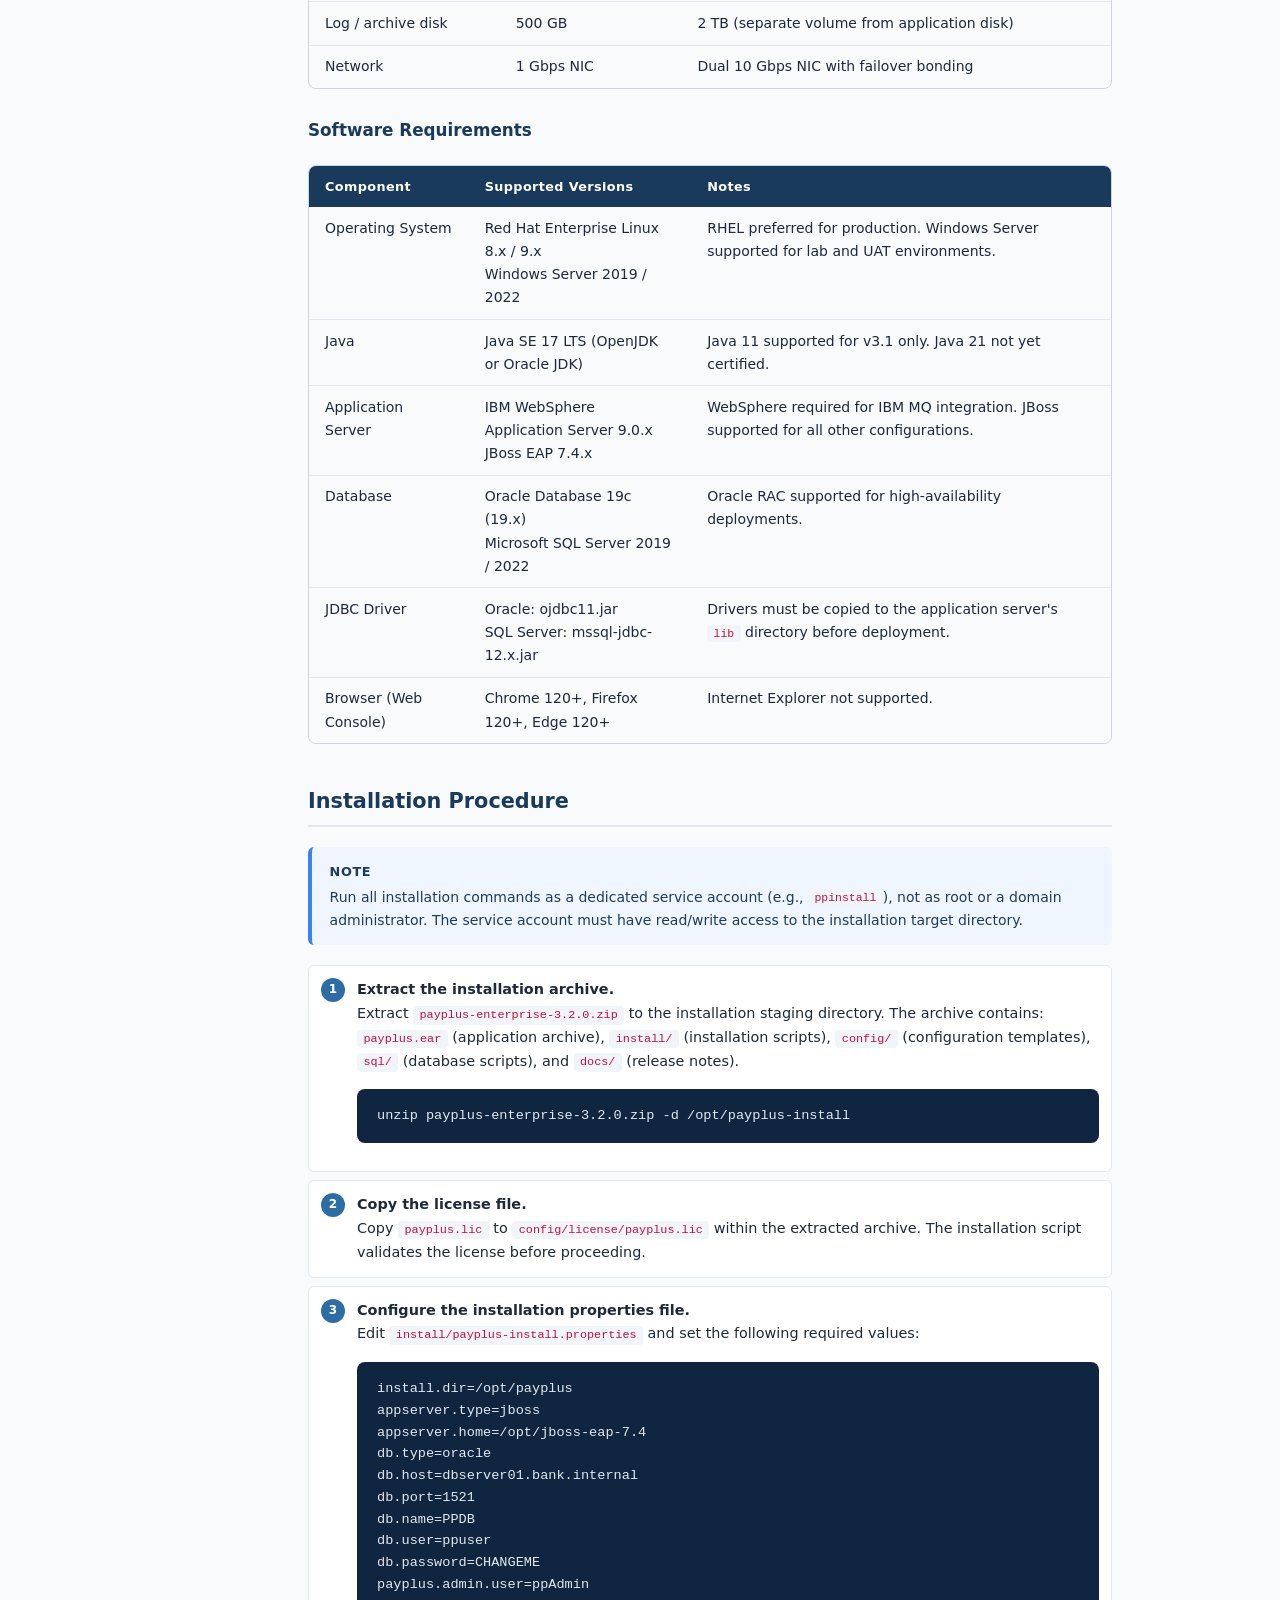
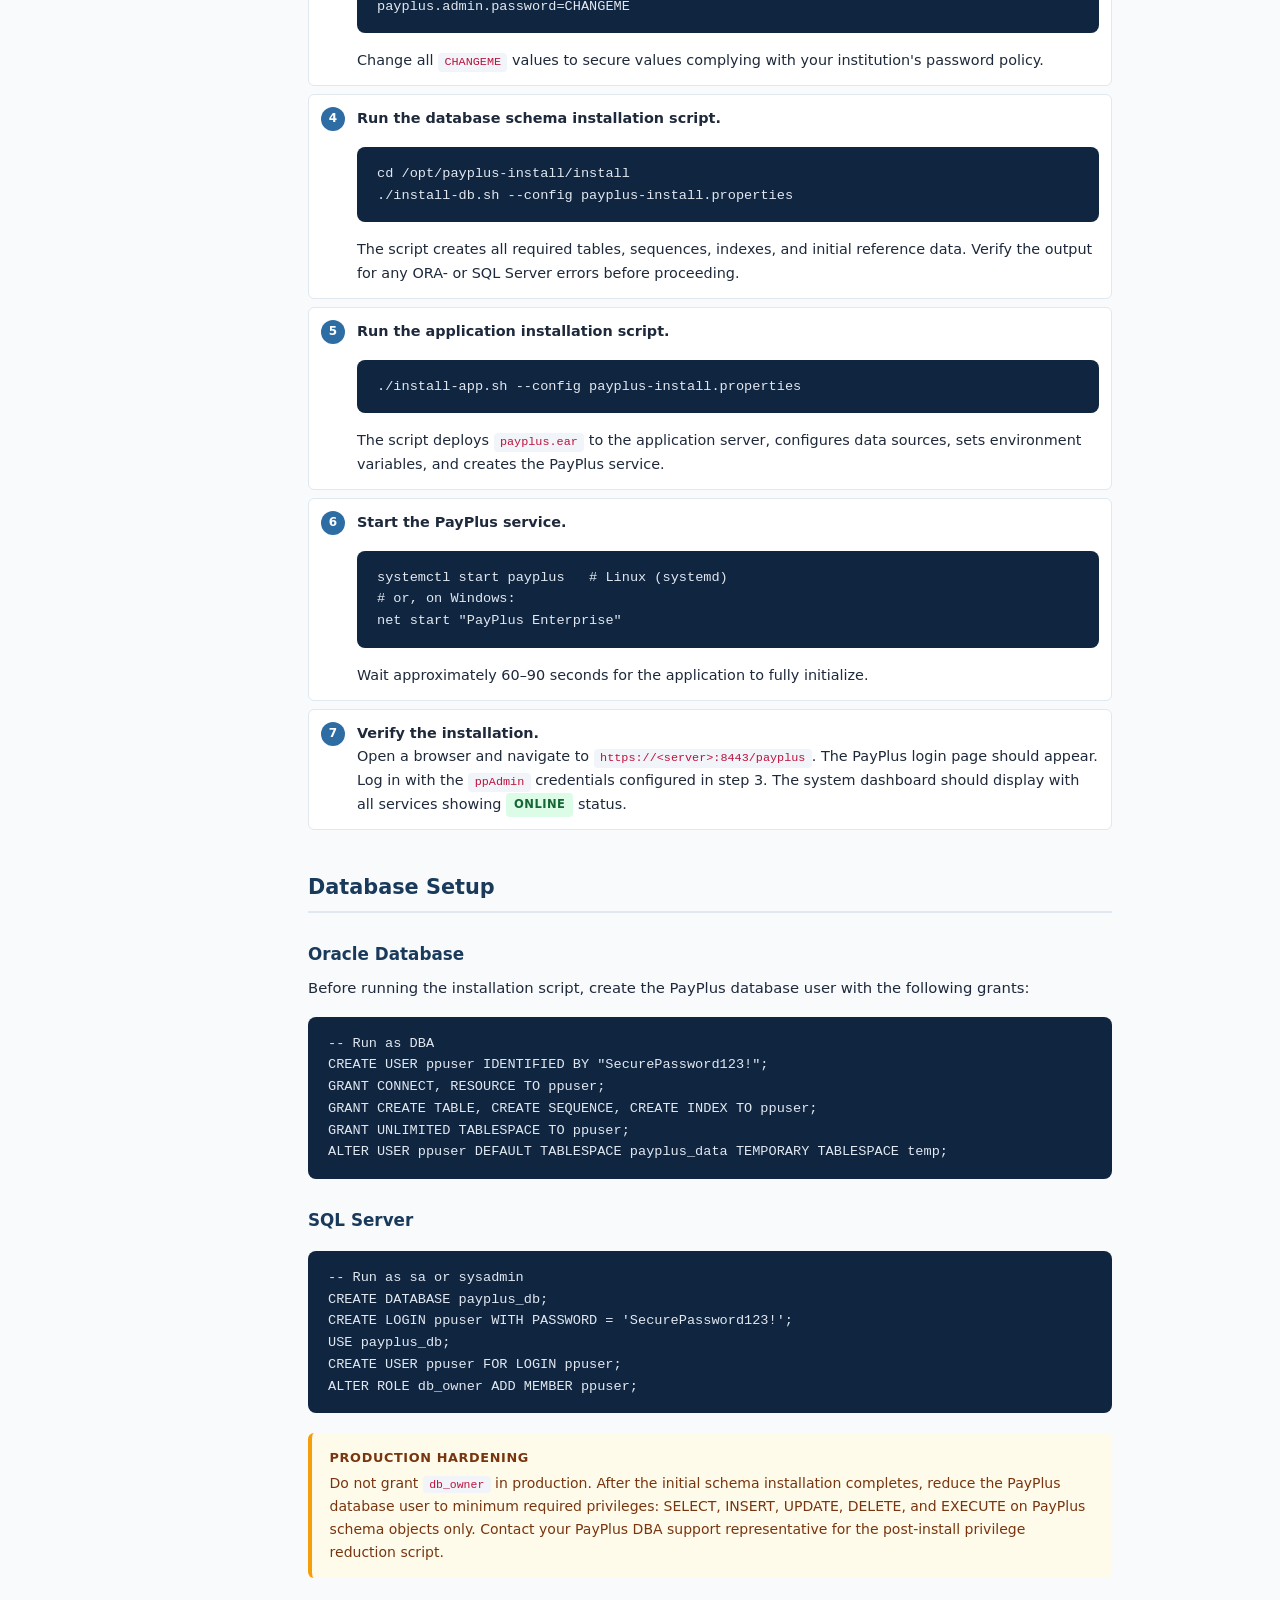
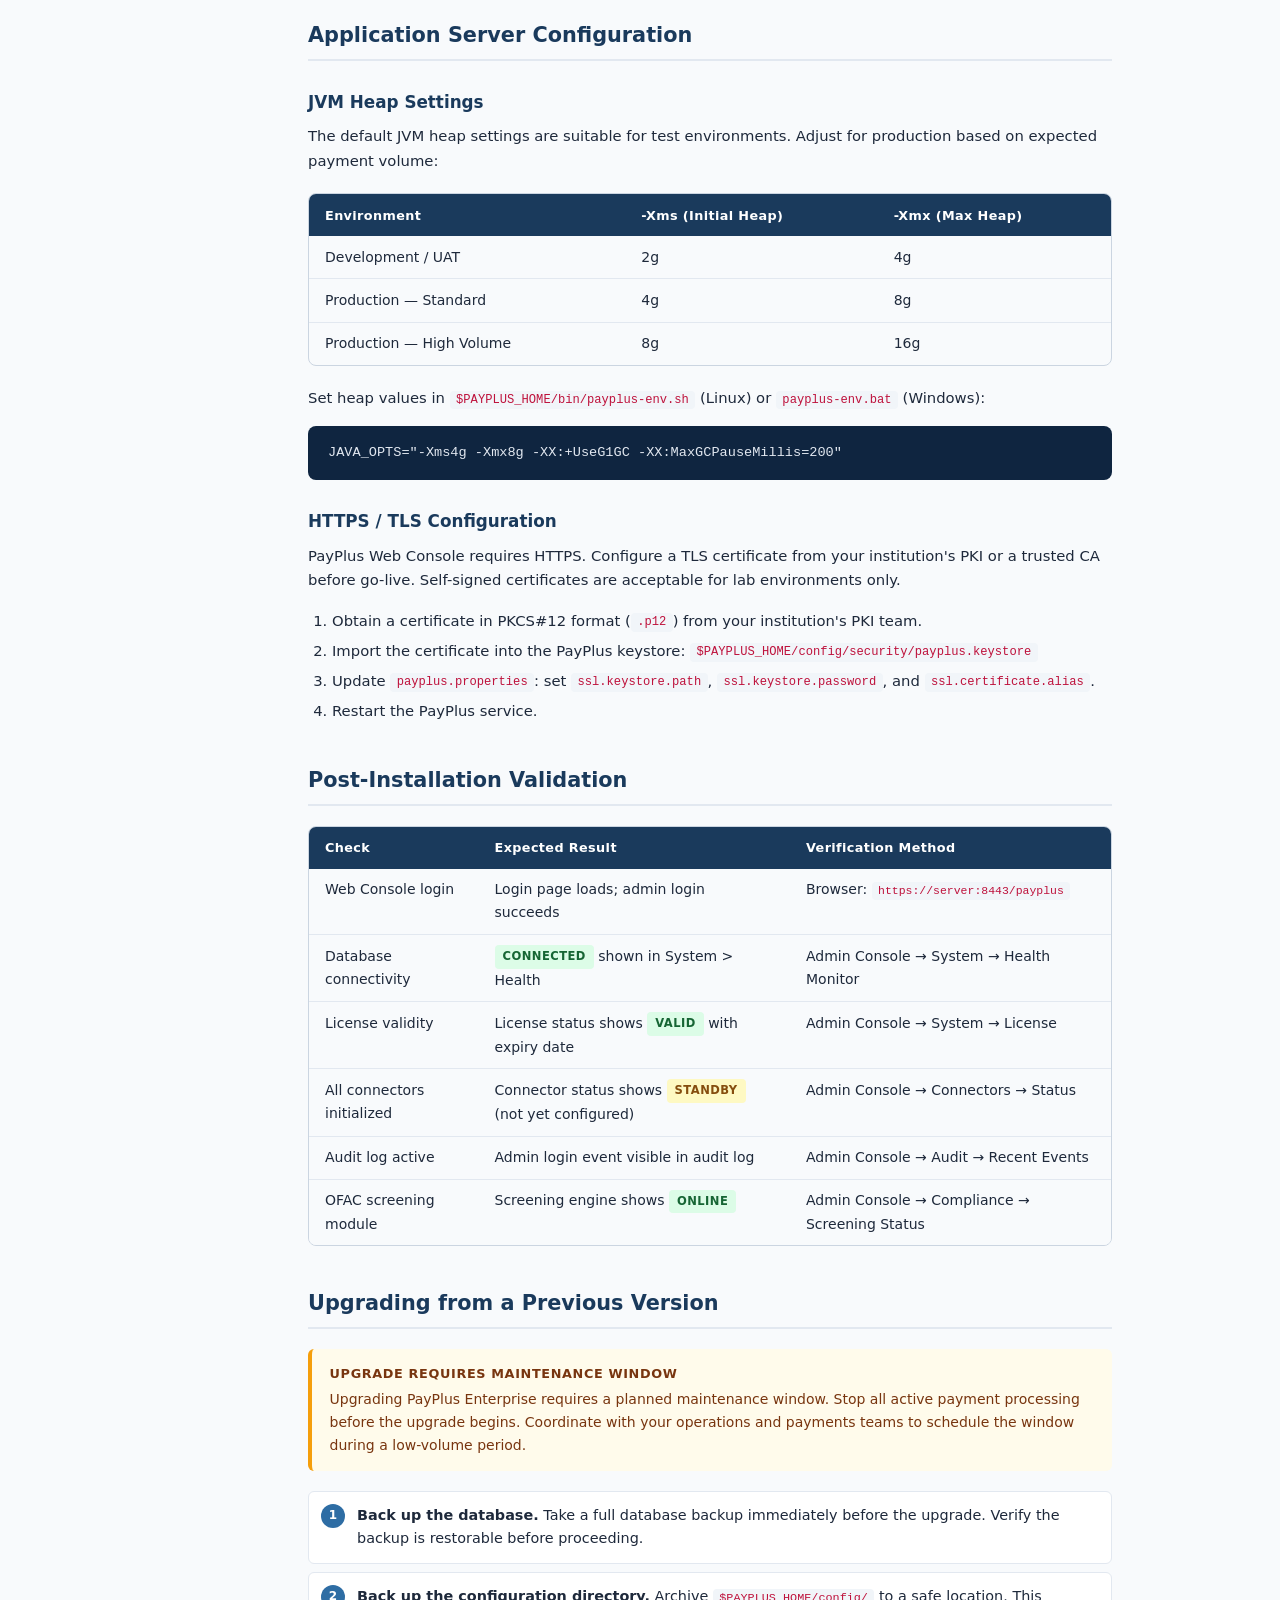
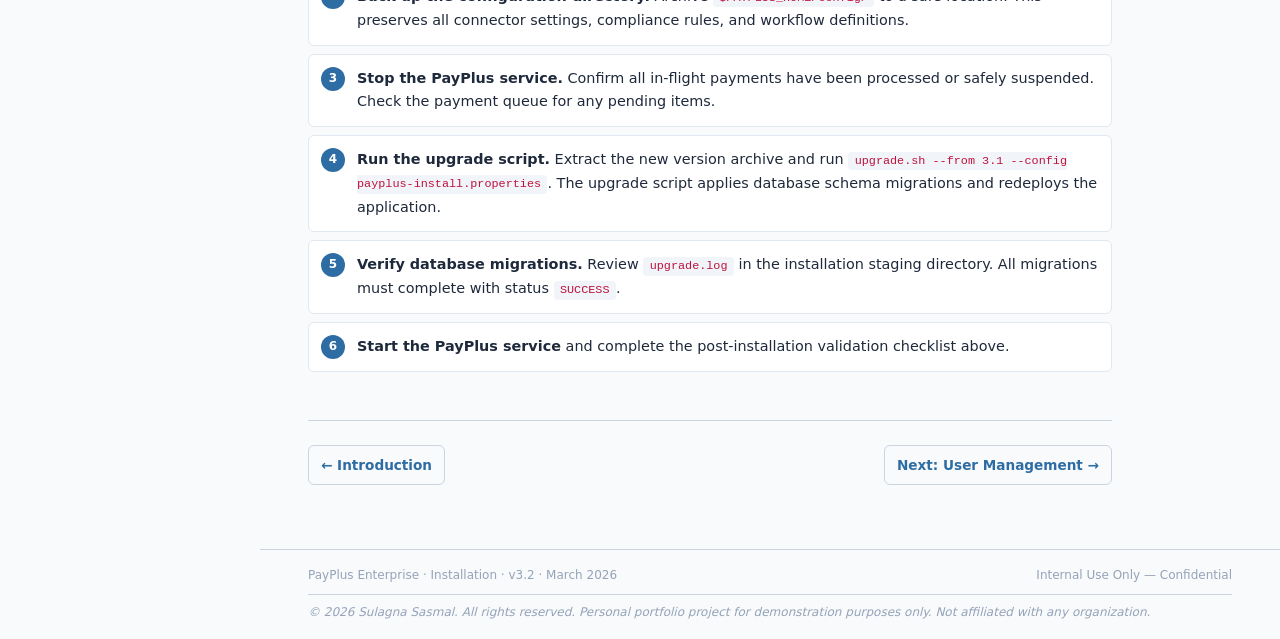
<file: installation.html>
<!DOCTYPE html>
<html lang="en">
<head>
<meta charset="UTF-8">
<meta name="viewport" content="width=device-width, initial-scale=1.0">
<title>Installation — PayPlus Enterprise Administration Guide</title>
<link rel="stylesheet" href="assets/style.css">
<link rel="icon" href="data:image/svg+xml,<svg xmlns='http://www.w3.org/2000/svg' viewBox='0 0 100 100'><text y='.9em' font-size='90'>⚙️</text></svg>">
</head>
<body>

<header class="site-header">
  <a class="header-brand" href="index.html">PayPlus Enterprise <span>· Administration Guide</span></a>
  <div class="header-breadcrumb"><a href="index.html">Home</a> › Installation</div>
  <span class="header-rail-badge">v3.2</span>
</header>

<nav class="sidebar">
  <div class="nav-section">Overview</div>
  <a href="index.html">Introduction</a>
  <a href="index.html#architecture">Architecture</a>
  <a href="index.html#deployment">Deployment Models</a>
  <div class="nav-section">Administration</div>
  <a href="installation.html" class="active">Installation</a>
  <a href="user-management.html">User Management</a>
  <div class="nav-section">Payment Configuration</div>
  <a href="payment-rails.html">Payment Rail Connectors</a>
  <div class="nav-section">Operations</div>
  <a href="workflow.html">Workflow Engine</a>
  <a href="monitoring.html">Monitoring &amp; Alerts</a>
  <a href="compliance.html">Compliance Configuration</a>
  <div class="nav-section">Reference</div>
  <a href="troubleshooting.html">Troubleshooting</a>
  <div class="nav-section">On This Page</div>
  <a href="#prerequisites">Prerequisites</a>
  <a href="#system-requirements">System Requirements</a>
  <a href="#install-procedure">Installation Procedure</a>
  <a href="#database-setup">Database Setup</a>
  <a href="#appserver-config">Application Server</a>
  <a href="#post-install">Post-Installation</a>
  <a href="#upgrade">Upgrading</a>
</nav>

<main class="main">

  <h1>Installation</h1>
  <p class="topic-meta">
    <span>Applies to: PayPlus Enterprise v3.2</span>
    <span>Last updated: March 2026</span>
  </p>

  <div class="important">
    <strong>Before You Begin</strong>
    Installation must be performed by a qualified system administrator with DBA access to the target database server. Do not install PayPlus Enterprise on a server running other financial applications. Review the full prerequisites checklist before starting the installation.
  </div>

  <h2 id="prerequisites">Pre-Installation Checklist</h2>
  <p>Complete all items in this checklist before beginning installation. Installation will fail if prerequisites are not met.</p>

  <div class="table-wrap">
    <table>
      <thead><tr><th>#</th><th>Requirement</th><th>Verification</th></tr></thead>
      <tbody>
        <tr><td>1</td><td>Target server meets hardware requirements (see below)</td><td>Run <code>systeminfo</code> (Windows) or <code>lshw</code> (Linux) and compare against specifications</td></tr>
        <tr><td>2</td><td>Supported operating system installed and fully patched</td><td>OS version verified; current security patches applied</td></tr>
        <tr><td>3</td><td>Java SE 17 (LTS) installed and <code>JAVA_HOME</code> set</td><td><code>java -version</code> returns 17.x.x</td></tr>
        <tr><td>4</td><td>Supported application server installed (WebSphere 9.x or JBoss EAP 7.4)</td><td>Application server starts successfully</td></tr>
        <tr><td>5</td><td>Oracle 19c or SQL Server 2019 database provisioned</td><td>DBA confirms database instance created; admin credentials available</td></tr>
        <tr><td>6</td><td>PayPlus database schema user created with required privileges</td><td>DBA confirms <code>ppuser</code> account with CREATE TABLE, CREATE SEQUENCE, CREATE INDEX, INSERT, UPDATE, DELETE, SELECT on PayPlus schema</td></tr>
        <tr><td>7</td><td>Ports 8443 (HTTPS), 8080 (HTTP redirect), 9080 (admin) open in firewall</td><td>Network team confirms port access from client workstations and integration hosts</td></tr>
        <tr><td>8</td><td>PayPlus license file (<code>payplus.lic</code>) obtained from vendor</td><td>License file received; validity period covers production go-live date</td></tr>
        <tr><td>9</td><td>Installation media (<code>payplus-enterprise-3.2.0.zip</code>) downloaded and checksum verified</td><td>SHA-256 checksum matches value in release notes</td></tr>
        <tr><td>10</td><td>Outbound connectivity to payment networks confirmed (or deferred to connector configuration)</td><td>Network team confirms outbound routes to FedLine, SWIFTNet, TCH RTP, or test endpoints as applicable</td></tr>
      </tbody>
    </table>
  </div>

  <h2 id="system-requirements">System Requirements</h2>

  <h3>Hardware Requirements</h3>
  <div class="table-wrap">
    <table>
      <thead><tr><th>Component</th><th>Minimum</th><th>Recommended (Production)</th></tr></thead>
      <tbody>
        <tr><td>CPU</td><td>4 cores, 2.5 GHz</td><td>8 cores, 3.0 GHz (Intel Xeon or equivalent)</td></tr>
        <tr><td>RAM</td><td>16 GB</td><td>32 GB (64 GB for high-volume institutions)</td></tr>
        <tr><td>Application disk</td><td>100 GB SSD</td><td>250 GB SSD, RAID 10</td></tr>
        <tr><td>Log / archive disk</td><td>500 GB</td><td>2 TB (separate volume from application disk)</td></tr>
        <tr><td>Network</td><td>1 Gbps NIC</td><td>Dual 10 Gbps NIC with failover bonding</td></tr>
      </tbody>
    </table>
  </div>

  <h3>Software Requirements</h3>
  <div class="table-wrap">
    <table>
      <thead><tr><th>Component</th><th>Supported Versions</th><th>Notes</th></tr></thead>
      <tbody>
        <tr><td>Operating System</td><td>Red Hat Enterprise Linux 8.x / 9.x<br>Windows Server 2019 / 2022</td><td>RHEL preferred for production. Windows Server supported for lab and UAT environments.</td></tr>
        <tr><td>Java</td><td>Java SE 17 LTS (OpenJDK or Oracle JDK)</td><td>Java 11 supported for v3.1 only. Java 21 not yet certified.</td></tr>
        <tr><td>Application Server</td><td>IBM WebSphere Application Server 9.0.x<br>JBoss EAP 7.4.x</td><td>WebSphere required for IBM MQ integration. JBoss supported for all other configurations.</td></tr>
        <tr><td>Database</td><td>Oracle Database 19c (19.x)<br>Microsoft SQL Server 2019 / 2022</td><td>Oracle RAC supported for high-availability deployments.</td></tr>
        <tr><td>JDBC Driver</td><td>Oracle: ojdbc11.jar<br>SQL Server: mssql-jdbc-12.x.jar</td><td>Drivers must be copied to the application server's <code>lib</code> directory before deployment.</td></tr>
        <tr><td>Browser (Web Console)</td><td>Chrome 120+, Firefox 120+, Edge 120+</td><td>Internet Explorer not supported.</td></tr>
      </tbody>
    </table>
  </div>

  <h2 id="install-procedure">Installation Procedure</h2>

  <div class="note">
    <strong>Note</strong>
    Run all installation commands as a dedicated service account (e.g., <code>ppinstall</code>), not as root or a domain administrator. The service account must have read/write access to the installation target directory.
  </div>

  <ol class="step-list">
    <li>
      <strong>Extract the installation archive.</strong><br>
      Extract <code>payplus-enterprise-3.2.0.zip</code> to the installation staging directory. The archive contains: <code>payplus.ear</code> (application archive), <code>install/</code> (installation scripts), <code>config/</code> (configuration templates), <code>sql/</code> (database scripts), and <code>docs/</code> (release notes).
      <pre>unzip payplus-enterprise-3.2.0.zip -d /opt/payplus-install</pre>
    </li>
    <li>
      <strong>Copy the license file.</strong><br>
      Copy <code>payplus.lic</code> to <code>config/license/payplus.lic</code> within the extracted archive. The installation script validates the license before proceeding.
    </li>
    <li>
      <strong>Configure the installation properties file.</strong><br>
      Edit <code>install/payplus-install.properties</code> and set the following required values:
      <pre>install.dir=/opt/payplus
appserver.type=jboss
appserver.home=/opt/jboss-eap-7.4
db.type=oracle
db.host=dbserver01.bank.internal
db.port=1521
db.name=PPDB
db.user=ppuser
db.password=CHANGEME
payplus.admin.user=ppAdmin
payplus.admin.password=CHANGEME</pre>
      Change all <code>CHANGEME</code> values to secure values complying with your institution's password policy.
    </li>
    <li>
      <strong>Run the database schema installation script.</strong><br>
      <pre>cd /opt/payplus-install/install
./install-db.sh --config payplus-install.properties</pre>
      The script creates all required tables, sequences, indexes, and initial reference data. Verify the output for any ORA- or SQL Server errors before proceeding.
    </li>
    <li>
      <strong>Run the application installation script.</strong><br>
      <pre>./install-app.sh --config payplus-install.properties</pre>
      The script deploys <code>payplus.ear</code> to the application server, configures data sources, sets environment variables, and creates the PayPlus service.
    </li>
    <li>
      <strong>Start the PayPlus service.</strong><br>
      <pre>systemctl start payplus   # Linux (systemd)
# or, on Windows:
net start "PayPlus Enterprise"</pre>
      Wait approximately 60–90 seconds for the application to fully initialize.
    </li>
    <li>
      <strong>Verify the installation.</strong><br>
      Open a browser and navigate to <code>https://&lt;server&gt;:8443/payplus</code>. The PayPlus login page should appear. Log in with the <code>ppAdmin</code> credentials configured in step 3. The system dashboard should display with all services showing <span class="badge badge-green">Online</span> status.
    </li>
  </ol>

  <h2 id="database-setup">Database Setup</h2>

  <h3>Oracle Database</h3>
  <p>Before running the installation script, create the PayPlus database user with the following grants:</p>
  <pre>-- Run as DBA
CREATE USER ppuser IDENTIFIED BY "SecurePassword123!";
GRANT CONNECT, RESOURCE TO ppuser;
GRANT CREATE TABLE, CREATE SEQUENCE, CREATE INDEX TO ppuser;
GRANT UNLIMITED TABLESPACE TO ppuser;
ALTER USER ppuser DEFAULT TABLESPACE payplus_data TEMPORARY TABLESPACE temp;</pre>

  <h3>SQL Server</h3>
  <pre>-- Run as sa or sysadmin
CREATE DATABASE payplus_db;
CREATE LOGIN ppuser WITH PASSWORD = 'SecurePassword123!';
USE payplus_db;
CREATE USER ppuser FOR LOGIN ppuser;
ALTER ROLE db_owner ADD MEMBER ppuser;</pre>

  <div class="warning">
    <strong>Production Hardening</strong>
    Do not grant <code>db_owner</code> in production. After the initial schema installation completes, reduce the PayPlus database user to minimum required privileges: SELECT, INSERT, UPDATE, DELETE, and EXECUTE on PayPlus schema objects only. Contact your PayPlus DBA support representative for the post-install privilege reduction script.
  </div>

  <h2 id="appserver-config">Application Server Configuration</h2>

  <h3>JVM Heap Settings</h3>
  <p>The default JVM heap settings are suitable for test environments. Adjust for production based on expected payment volume:</p>
  <div class="table-wrap">
    <table>
      <thead><tr><th>Environment</th><th>-Xms (Initial Heap)</th><th>-Xmx (Max Heap)</th></tr></thead>
      <tbody>
        <tr><td>Development / UAT</td><td>2g</td><td>4g</td></tr>
        <tr><td>Production — Standard</td><td>4g</td><td>8g</td></tr>
        <tr><td>Production — High Volume</td><td>8g</td><td>16g</td></tr>
      </tbody>
    </table>
  </div>
  <p>Set heap values in <code>$PAYPLUS_HOME/bin/payplus-env.sh</code> (Linux) or <code>payplus-env.bat</code> (Windows):</p>
  <pre>JAVA_OPTS="-Xms4g -Xmx8g -XX:+UseG1GC -XX:MaxGCPauseMillis=200"</pre>

  <h3>HTTPS / TLS Configuration</h3>
  <p>PayPlus Web Console requires HTTPS. Configure a TLS certificate from your institution's PKI or a trusted CA before go-live. Self-signed certificates are acceptable for lab environments only.</p>
  <ol>
    <li>Obtain a certificate in PKCS#12 format (<code>.p12</code>) from your institution's PKI team.</li>
    <li>Import the certificate into the PayPlus keystore: <code>$PAYPLUS_HOME/config/security/payplus.keystore</code></li>
    <li>Update <code>payplus.properties</code>: set <code>ssl.keystore.path</code>, <code>ssl.keystore.password</code>, and <code>ssl.certificate.alias</code>.</li>
    <li>Restart the PayPlus service.</li>
  </ol>

  <h2 id="post-install">Post-Installation Validation</h2>

  <div class="table-wrap">
    <table>
      <thead><tr><th>Check</th><th>Expected Result</th><th>Verification Method</th></tr></thead>
      <tbody>
        <tr><td>Web Console login</td><td>Login page loads; admin login succeeds</td><td>Browser: <code>https://server:8443/payplus</code></td></tr>
        <tr><td>Database connectivity</td><td><span class="badge badge-green">Connected</span> shown in System &gt; Health</td><td>Admin Console → System → Health Monitor</td></tr>
        <tr><td>License validity</td><td>License status shows <span class="badge badge-green">Valid</span> with expiry date</td><td>Admin Console → System → License</td></tr>
        <tr><td>All connectors initialized</td><td>Connector status shows <span class="badge badge-yellow">Standby</span> (not yet configured)</td><td>Admin Console → Connectors → Status</td></tr>
        <tr><td>Audit log active</td><td>Admin login event visible in audit log</td><td>Admin Console → Audit → Recent Events</td></tr>
        <tr><td>OFAC screening module</td><td>Screening engine shows <span class="badge badge-green">Online</span></td><td>Admin Console → Compliance → Screening Status</td></tr>
      </tbody>
    </table>
  </div>

  <h2 id="upgrade">Upgrading from a Previous Version</h2>

  <div class="warning">
    <strong>Upgrade Requires Maintenance Window</strong>
    Upgrading PayPlus Enterprise requires a planned maintenance window. Stop all active payment processing before the upgrade begins. Coordinate with your operations and payments teams to schedule the window during a low-volume period.
  </div>

  <ol class="step-list">
    <li><strong>Back up the database.</strong> Take a full database backup immediately before the upgrade. Verify the backup is restorable before proceeding.</li>
    <li><strong>Back up the configuration directory.</strong> Archive <code>$PAYPLUS_HOME/config/</code> to a safe location. This preserves all connector settings, compliance rules, and workflow definitions.</li>
    <li><strong>Stop the PayPlus service.</strong> Confirm all in-flight payments have been processed or safely suspended. Check the payment queue for any pending items.</li>
    <li><strong>Run the upgrade script.</strong> Extract the new version archive and run <code>upgrade.sh --from 3.1 --config payplus-install.properties</code>. The upgrade script applies database schema migrations and redeploys the application.</li>
    <li><strong>Verify database migrations.</strong> Review <code>upgrade.log</code> in the installation staging directory. All migrations must complete with status <code>SUCCESS</code>.</li>
    <li><strong>Start the PayPlus service</strong> and complete the post-installation validation checklist above.</li>
  </ol>

  <div class="doc-nav">
    <a href="index.html">← Introduction</a>
    <a href="user-management.html">Next: User Management →</a>
  </div>

</main>

<footer class="site-footer">
  <span>PayPlus Enterprise · Installation · v3.2 · March 2026</span>
  <span>Internal Use Only — Confidential</span>
  <span class="copyright">&copy; 2026 Sulagna Sasmal. All rights reserved. Personal portfolio project for demonstration purposes only. Not affiliated with any organization.</span>
</footer>

</body>
</html>
</file>
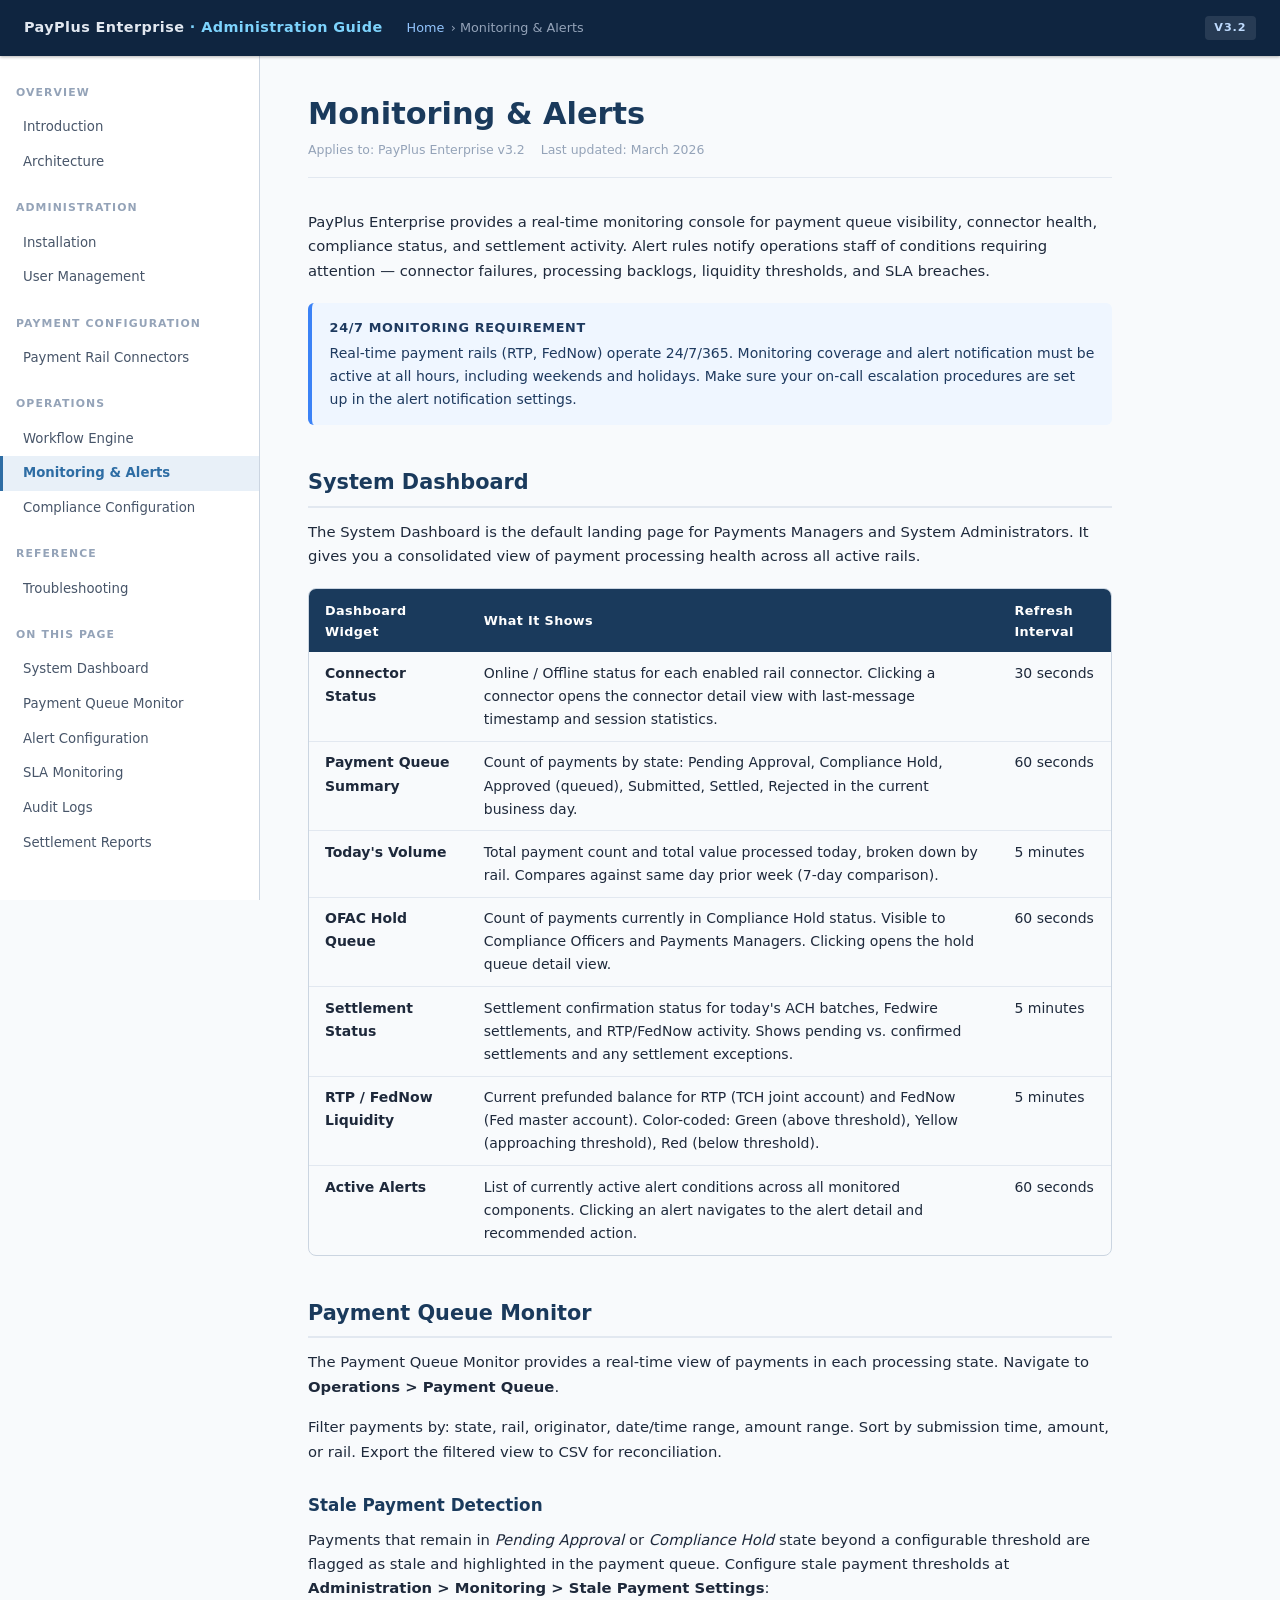
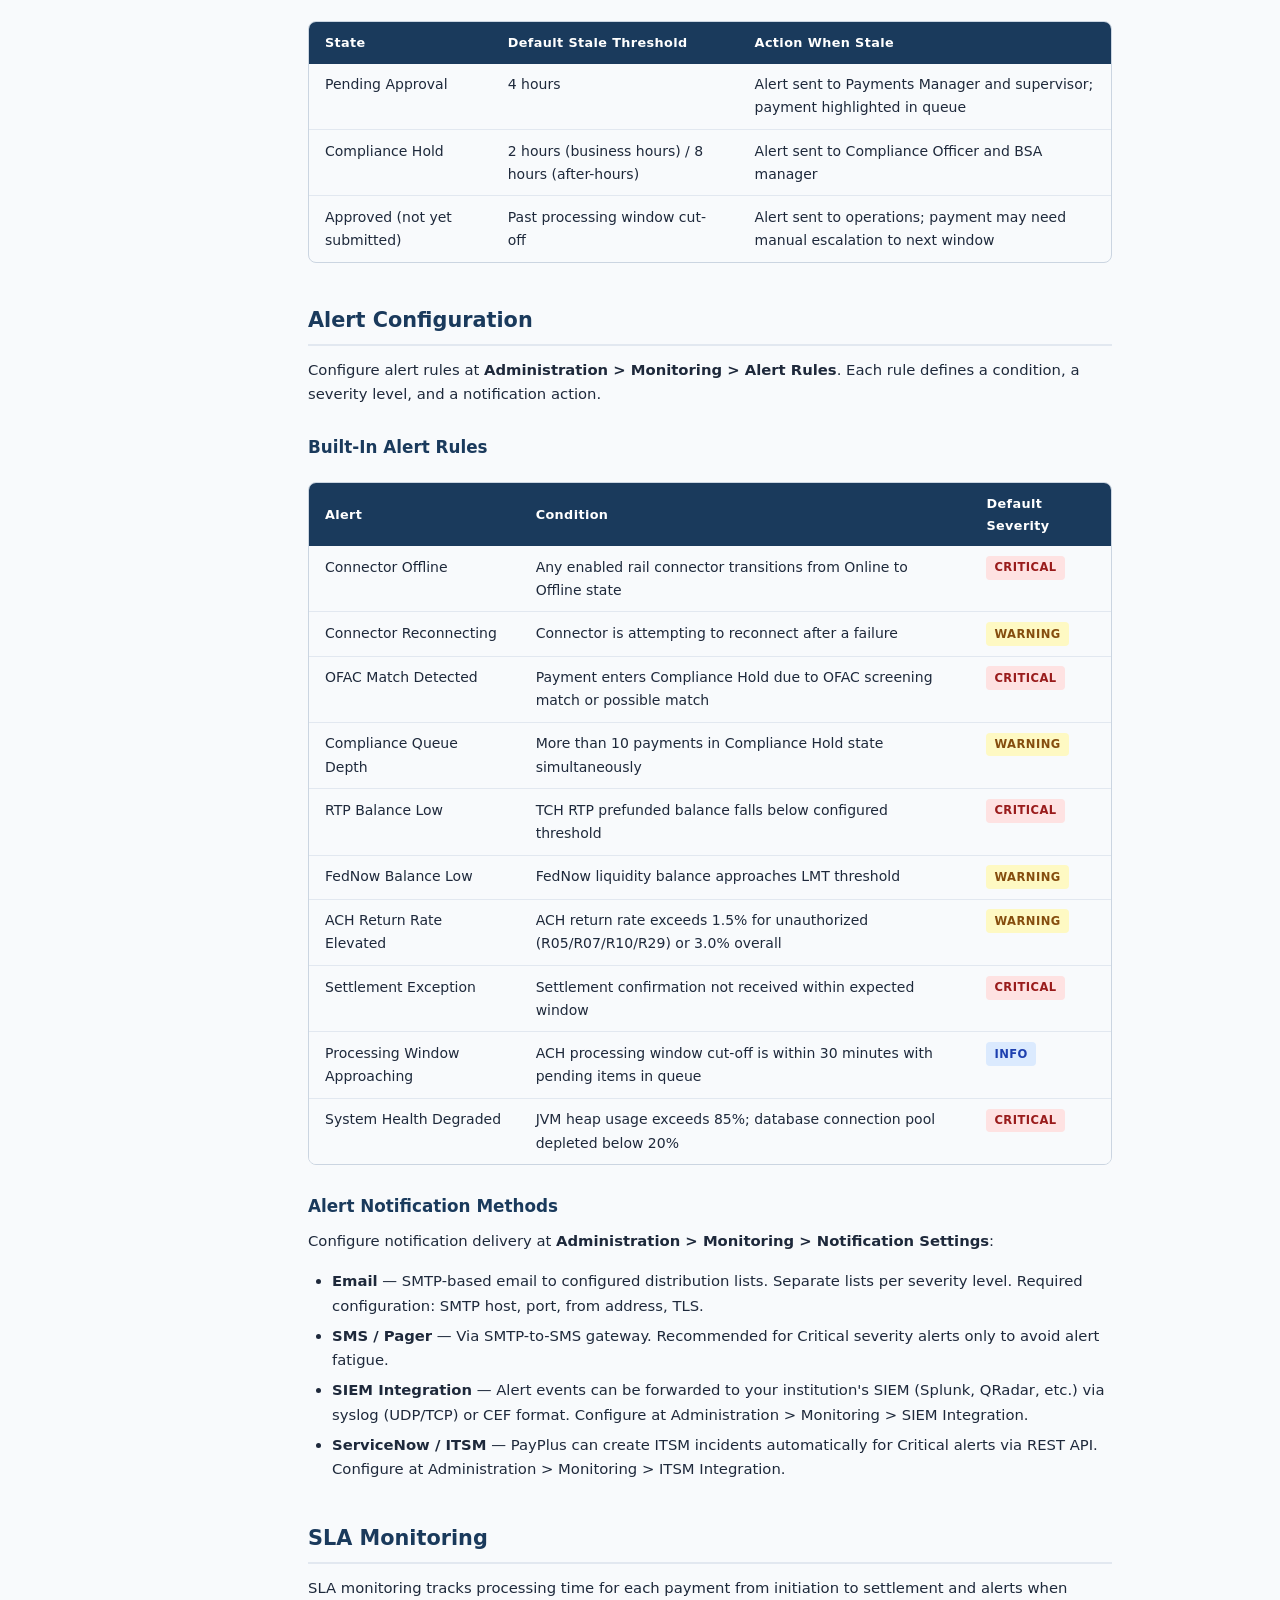
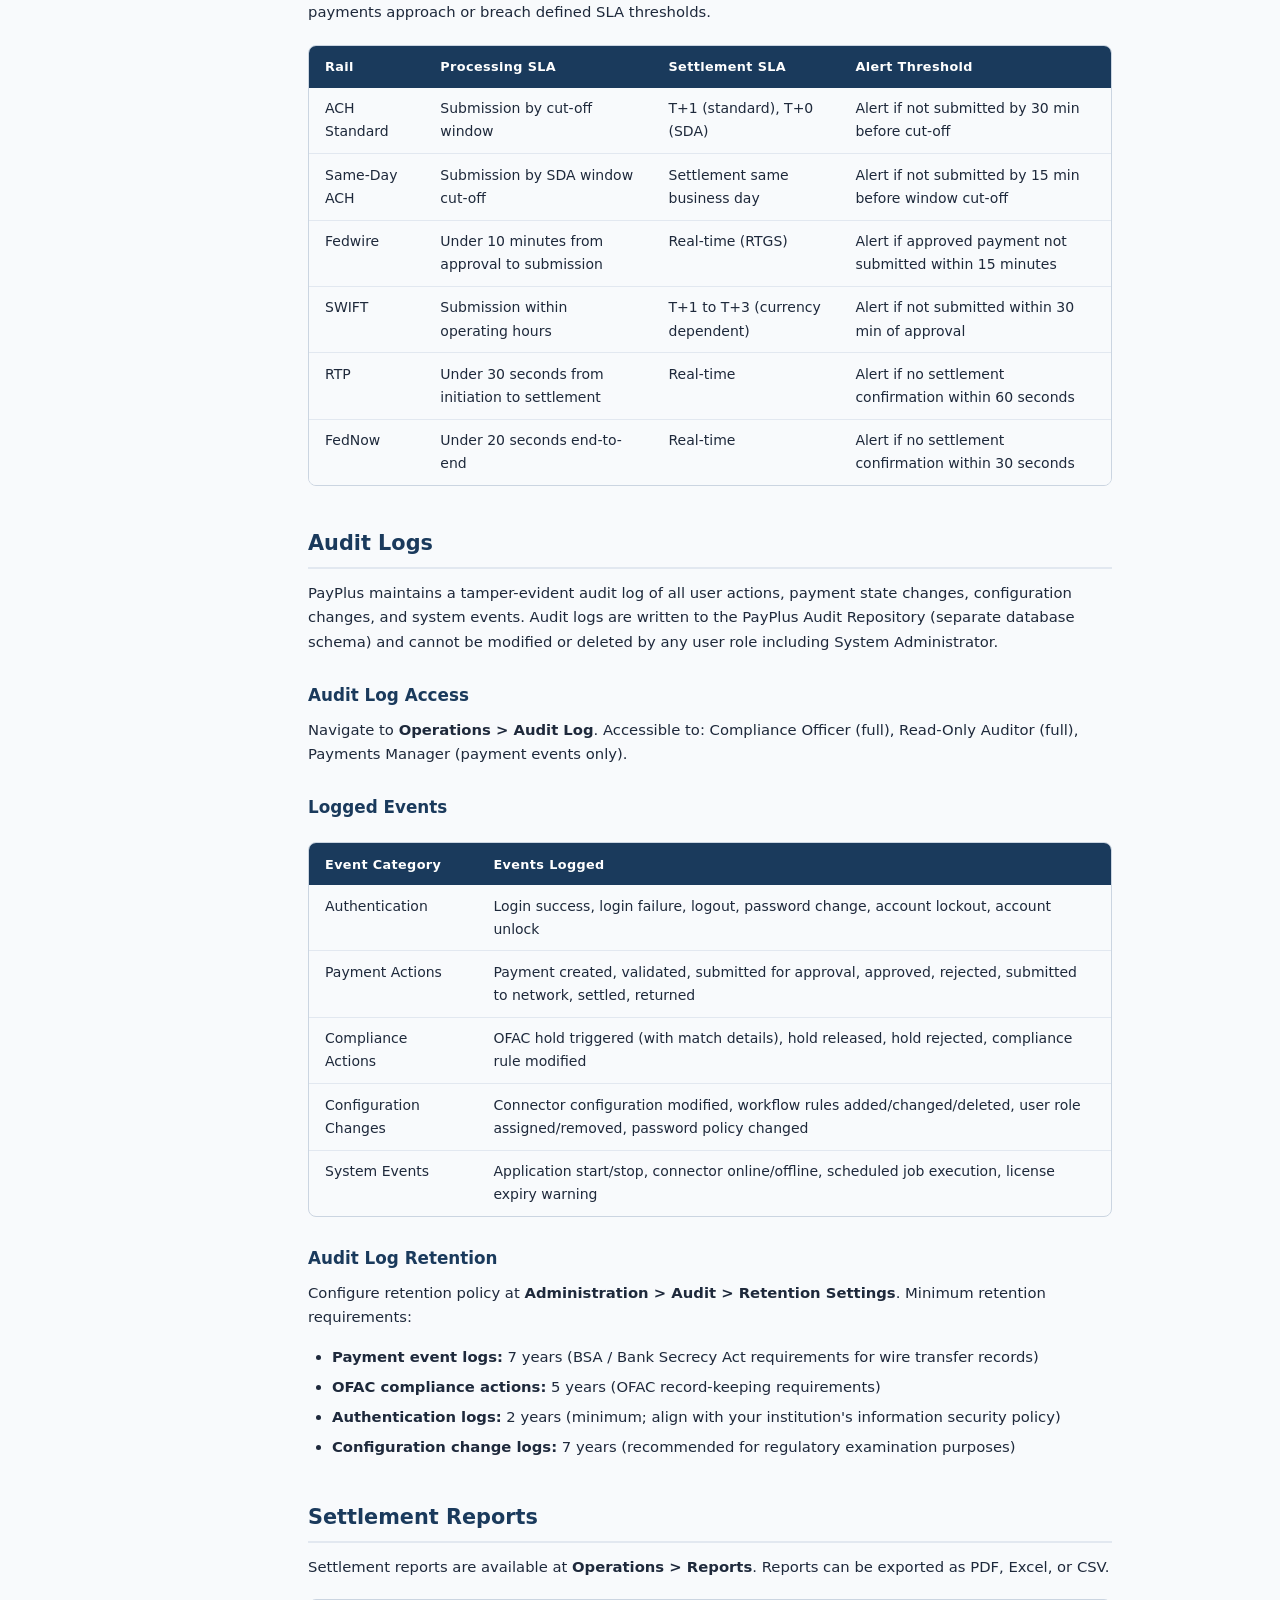
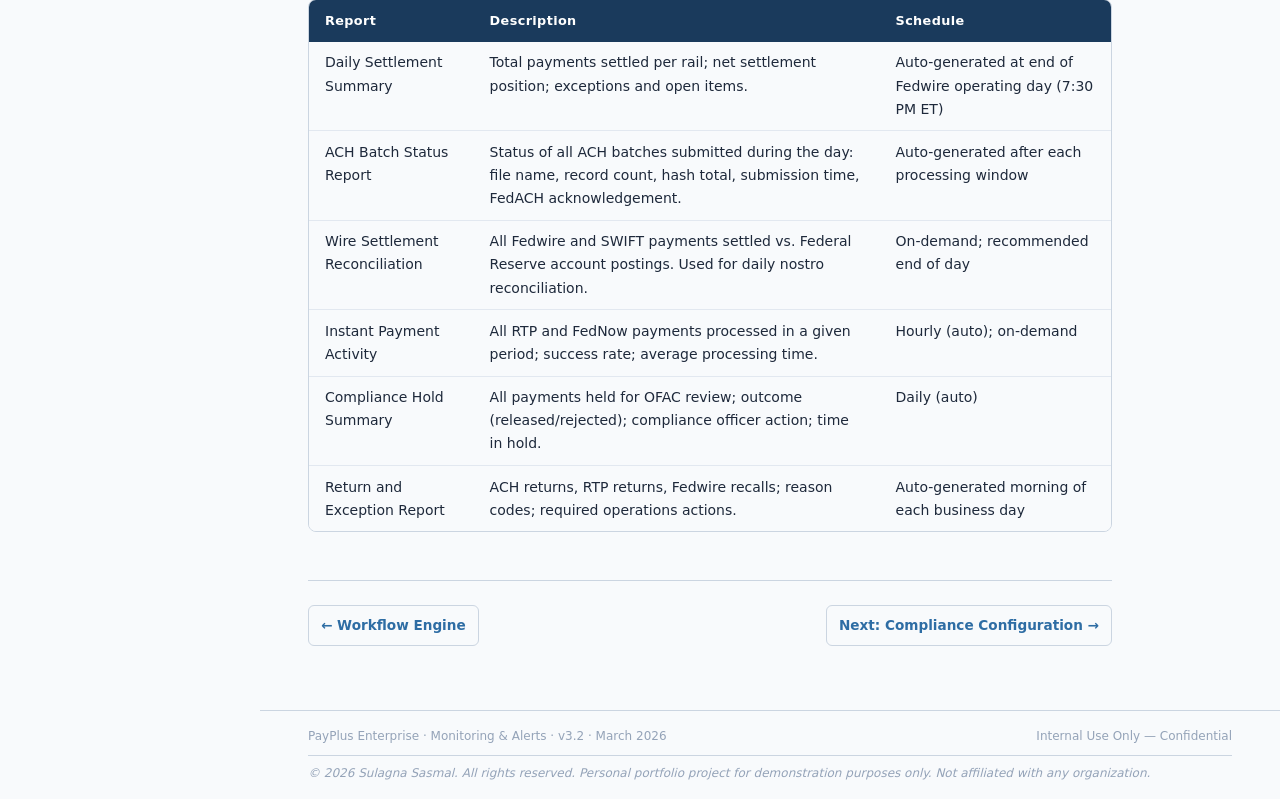
<file: monitoring.html>
<!DOCTYPE html>
<html lang="en">
<head>
<meta charset="UTF-8">
<meta name="viewport" content="width=device-width, initial-scale=1.0">
<title>Monitoring &amp; Alerts — PayPlus Enterprise Administration Guide</title>
<link rel="stylesheet" href="assets/style.css">
<link rel="icon" href="data:image/svg+xml,<svg xmlns='http://www.w3.org/2000/svg' viewBox='0 0 100 100'><text y='.9em' font-size='90'>⚙️</text></svg>">
</head>
<body>

<header class="site-header">
  <a class="header-brand" href="index.html">PayPlus Enterprise <span>· Administration Guide</span></a>
  <div class="header-breadcrumb"><a href="index.html">Home</a> › Monitoring &amp; Alerts</div>
  <span class="header-rail-badge">v3.2</span>
</header>

<nav class="sidebar">
  <div class="nav-section">Overview</div>
  <a href="index.html">Introduction</a>
  <a href="index.html#architecture">Architecture</a>
  <div class="nav-section">Administration</div>
  <a href="installation.html">Installation</a>
  <a href="user-management.html">User Management</a>
  <div class="nav-section">Payment Configuration</div>
  <a href="payment-rails.html">Payment Rail Connectors</a>
  <div class="nav-section">Operations</div>
  <a href="workflow.html">Workflow Engine</a>
  <a href="monitoring.html" class="active">Monitoring &amp; Alerts</a>
  <a href="compliance.html">Compliance Configuration</a>
  <div class="nav-section">Reference</div>
  <a href="troubleshooting.html">Troubleshooting</a>
  <div class="nav-section">On This Page</div>
  <a href="#dashboard">System Dashboard</a>
  <a href="#payment-queue">Payment Queue Monitor</a>
  <a href="#alerts">Alert Configuration</a>
  <a href="#sla">SLA Monitoring</a>
  <a href="#audit-logs">Audit Logs</a>
  <a href="#reports">Settlement Reports</a>
</nav>

<main class="main">

  <h1>Monitoring &amp; Alerts</h1>
  <p class="topic-meta">
    <span>Applies to: PayPlus Enterprise v3.2</span>
    <span>Last updated: March 2026</span>
  </p>

  <p>
    PayPlus Enterprise provides a real-time monitoring console for payment queue visibility, connector health, compliance status, and settlement activity. Alert rules notify operations staff of conditions requiring attention — connector failures, processing backlogs, liquidity thresholds, and SLA breaches.
  </p>

  <div class="note">
    <strong>24/7 Monitoring Requirement</strong>
    Real-time payment rails (RTP, FedNow) operate 24/7/365. Monitoring coverage and alert notification must be active at all hours, including weekends and holidays. Make sure your on-call escalation procedures are set up in the alert notification settings.
  </div>

  <h2 id="dashboard">System Dashboard</h2>
  <p>
    The System Dashboard is the default landing page for Payments Managers and System Administrators. It gives you a consolidated view of payment processing health across all active rails.
  </p>

  <div class="table-wrap">
    <table>
      <thead><tr><th>Dashboard Widget</th><th>What It Shows</th><th>Refresh Interval</th></tr></thead>
      <tbody>
        <tr>
          <td><strong>Connector Status</strong></td>
          <td>Online / Offline status for each enabled rail connector. Clicking a connector opens the connector detail view with last-message timestamp and session statistics.</td>
          <td>30 seconds</td>
        </tr>
        <tr>
          <td><strong>Payment Queue Summary</strong></td>
          <td>Count of payments by state: Pending Approval, Compliance Hold, Approved (queued), Submitted, Settled, Rejected in the current business day.</td>
          <td>60 seconds</td>
        </tr>
        <tr>
          <td><strong>Today's Volume</strong></td>
          <td>Total payment count and total value processed today, broken down by rail. Compares against same day prior week (7-day comparison).</td>
          <td>5 minutes</td>
        </tr>
        <tr>
          <td><strong>OFAC Hold Queue</strong></td>
          <td>Count of payments currently in Compliance Hold status. Visible to Compliance Officers and Payments Managers. Clicking opens the hold queue detail view.</td>
          <td>60 seconds</td>
        </tr>
        <tr>
          <td><strong>Settlement Status</strong></td>
          <td>Settlement confirmation status for today's ACH batches, Fedwire settlements, and RTP/FedNow activity. Shows pending vs. confirmed settlements and any settlement exceptions.</td>
          <td>5 minutes</td>
        </tr>
        <tr>
          <td><strong>RTP / FedNow Liquidity</strong></td>
          <td>Current prefunded balance for RTP (TCH joint account) and FedNow (Fed master account). Color-coded: Green (above threshold), Yellow (approaching threshold), Red (below threshold).</td>
          <td>5 minutes</td>
        </tr>
        <tr>
          <td><strong>Active Alerts</strong></td>
          <td>List of currently active alert conditions across all monitored components. Clicking an alert navigates to the alert detail and recommended action.</td>
          <td>60 seconds</td>
        </tr>
      </tbody>
    </table>
  </div>

  <h2 id="payment-queue">Payment Queue Monitor</h2>
  <p>
    The Payment Queue Monitor provides a real-time view of payments in each processing state. Navigate to <strong>Operations &gt; Payment Queue</strong>.
  </p>
  <p>
    Filter payments by: state, rail, originator, date/time range, amount range. Sort by submission time, amount, or rail. Export the filtered view to CSV for reconciliation.
  </p>

  <h3>Stale Payment Detection</h3>
  <p>
    Payments that remain in <em>Pending Approval</em> or <em>Compliance Hold</em> state beyond a configurable threshold are flagged as stale and highlighted in the payment queue. Configure stale payment thresholds at <strong>Administration &gt; Monitoring &gt; Stale Payment Settings</strong>:
  </p>
  <div class="table-wrap">
    <table>
      <thead><tr><th>State</th><th>Default Stale Threshold</th><th>Action When Stale</th></tr></thead>
      <tbody>
        <tr><td>Pending Approval</td><td>4 hours</td><td>Alert sent to Payments Manager and supervisor; payment highlighted in queue</td></tr>
        <tr><td>Compliance Hold</td><td>2 hours (business hours) / 8 hours (after-hours)</td><td>Alert sent to Compliance Officer and BSA manager</td></tr>
        <tr><td>Approved (not yet submitted)</td><td>Past processing window cut-off</td><td>Alert sent to operations; payment may need manual escalation to next window</td></tr>
      </tbody>
    </table>
  </div>

  <h2 id="alerts">Alert Configuration</h2>
  <p>
    Configure alert rules at <strong>Administration &gt; Monitoring &gt; Alert Rules</strong>. Each rule defines a condition, a severity level, and a notification action.
  </p>

  <h3>Built-In Alert Rules</h3>
  <div class="table-wrap">
    <table>
      <thead><tr><th>Alert</th><th>Condition</th><th>Default Severity</th></tr></thead>
      <tbody>
        <tr><td>Connector Offline</td><td>Any enabled rail connector transitions from Online to Offline state</td><td><span class="badge badge-red">Critical</span></td></tr>
        <tr><td>Connector Reconnecting</td><td>Connector is attempting to reconnect after a failure</td><td><span class="badge badge-yellow">Warning</span></td></tr>
        <tr><td>OFAC Match Detected</td><td>Payment enters Compliance Hold due to OFAC screening match or possible match</td><td><span class="badge badge-red">Critical</span></td></tr>
        <tr><td>Compliance Queue Depth</td><td>More than 10 payments in Compliance Hold state simultaneously</td><td><span class="badge badge-yellow">Warning</span></td></tr>
        <tr><td>RTP Balance Low</td><td>TCH RTP prefunded balance falls below configured threshold</td><td><span class="badge badge-red">Critical</span></td></tr>
        <tr><td>FedNow Balance Low</td><td>FedNow liquidity balance approaches LMT threshold</td><td><span class="badge badge-yellow">Warning</span></td></tr>
        <tr><td>ACH Return Rate Elevated</td><td>ACH return rate exceeds 1.5% for unauthorized (R05/R07/R10/R29) or 3.0% overall</td><td><span class="badge badge-yellow">Warning</span></td></tr>
        <tr><td>Settlement Exception</td><td>Settlement confirmation not received within expected window</td><td><span class="badge badge-red">Critical</span></td></tr>
        <tr><td>Processing Window Approaching</td><td>ACH processing window cut-off is within 30 minutes with pending items in queue</td><td><span class="badge badge-blue">Info</span></td></tr>
        <tr><td>System Health Degraded</td><td>JVM heap usage exceeds 85%; database connection pool depleted below 20%</td><td><span class="badge badge-red">Critical</span></td></tr>
      </tbody>
    </table>
  </div>

  <h3>Alert Notification Methods</h3>
  <p>Configure notification delivery at <strong>Administration &gt; Monitoring &gt; Notification Settings</strong>:</p>
  <ul>
    <li><strong>Email</strong> — SMTP-based email to configured distribution lists. Separate lists per severity level. Required configuration: SMTP host, port, from address, TLS.</li>
    <li><strong>SMS / Pager</strong> — Via SMTP-to-SMS gateway. Recommended for Critical severity alerts only to avoid alert fatigue.</li>
    <li><strong>SIEM Integration</strong> — Alert events can be forwarded to your institution's SIEM (Splunk, QRadar, etc.) via syslog (UDP/TCP) or CEF format. Configure at Administration &gt; Monitoring &gt; SIEM Integration.</li>
    <li><strong>ServiceNow / ITSM</strong> — PayPlus can create ITSM incidents automatically for Critical alerts via REST API. Configure at Administration &gt; Monitoring &gt; ITSM Integration.</li>
  </ul>

  <h2 id="sla">SLA Monitoring</h2>
  <p>
    SLA monitoring tracks processing time for each payment from initiation to settlement and alerts when payments approach or breach defined SLA thresholds.
  </p>

  <div class="table-wrap">
    <table>
      <thead><tr><th>Rail</th><th>Processing SLA</th><th>Settlement SLA</th><th>Alert Threshold</th></tr></thead>
      <tbody>
        <tr><td>ACH Standard</td><td>Submission by cut-off window</td><td>T+1 (standard), T+0 (SDA)</td><td>Alert if not submitted by 30 min before cut-off</td></tr>
        <tr><td>Same-Day ACH</td><td>Submission by SDA window cut-off</td><td>Settlement same business day</td><td>Alert if not submitted by 15 min before window cut-off</td></tr>
        <tr><td>Fedwire</td><td>Under 10 minutes from approval to submission</td><td>Real-time (RTGS)</td><td>Alert if approved payment not submitted within 15 minutes</td></tr>
        <tr><td>SWIFT</td><td>Submission within operating hours</td><td>T+1 to T+3 (currency dependent)</td><td>Alert if not submitted within 30 min of approval</td></tr>
        <tr><td>RTP</td><td>Under 30 seconds from initiation to settlement</td><td>Real-time</td><td>Alert if no settlement confirmation within 60 seconds</td></tr>
        <tr><td>FedNow</td><td>Under 20 seconds end-to-end</td><td>Real-time</td><td>Alert if no settlement confirmation within 30 seconds</td></tr>
      </tbody>
    </table>
  </div>

  <h2 id="audit-logs">Audit Logs</h2>
  <p>
    PayPlus maintains a tamper-evident audit log of all user actions, payment state changes, configuration changes, and system events. Audit logs are written to the PayPlus Audit Repository (separate database schema) and cannot be modified or deleted by any user role including System Administrator.
  </p>

  <h3>Audit Log Access</h3>
  <p>Navigate to <strong>Operations &gt; Audit Log</strong>. Accessible to: Compliance Officer (full), Read-Only Auditor (full), Payments Manager (payment events only).</p>

  <h3>Logged Events</h3>
  <div class="table-wrap">
    <table>
      <thead><tr><th>Event Category</th><th>Events Logged</th></tr></thead>
      <tbody>
        <tr><td>Authentication</td><td>Login success, login failure, logout, password change, account lockout, account unlock</td></tr>
        <tr><td>Payment Actions</td><td>Payment created, validated, submitted for approval, approved, rejected, submitted to network, settled, returned</td></tr>
        <tr><td>Compliance Actions</td><td>OFAC hold triggered (with match details), hold released, hold rejected, compliance rule modified</td></tr>
        <tr><td>Configuration Changes</td><td>Connector configuration modified, workflow rules added/changed/deleted, user role assigned/removed, password policy changed</td></tr>
        <tr><td>System Events</td><td>Application start/stop, connector online/offline, scheduled job execution, license expiry warning</td></tr>
      </tbody>
    </table>
  </div>

  <h3>Audit Log Retention</h3>
  <p>Configure retention policy at <strong>Administration &gt; Audit &gt; Retention Settings</strong>. Minimum retention requirements:</p>
  <ul>
    <li><strong>Payment event logs:</strong> 7 years (BSA / Bank Secrecy Act requirements for wire transfer records)</li>
    <li><strong>OFAC compliance actions:</strong> 5 years (OFAC record-keeping requirements)</li>
    <li><strong>Authentication logs:</strong> 2 years (minimum; align with your institution's information security policy)</li>
    <li><strong>Configuration change logs:</strong> 7 years (recommended for regulatory examination purposes)</li>
  </ul>

  <h2 id="reports">Settlement Reports</h2>
  <p>
    Settlement reports are available at <strong>Operations &gt; Reports</strong>. Reports can be exported as PDF, Excel, or CSV.
  </p>

  <div class="table-wrap">
    <table>
      <thead><tr><th>Report</th><th>Description</th><th>Schedule</th></tr></thead>
      <tbody>
        <tr><td>Daily Settlement Summary</td><td>Total payments settled per rail; net settlement position; exceptions and open items.</td><td>Auto-generated at end of Fedwire operating day (7:30 PM ET)</td></tr>
        <tr><td>ACH Batch Status Report</td><td>Status of all ACH batches submitted during the day: file name, record count, hash total, submission time, FedACH acknowledgement.</td><td>Auto-generated after each processing window</td></tr>
        <tr><td>Wire Settlement Reconciliation</td><td>All Fedwire and SWIFT payments settled vs. Federal Reserve account postings. Used for daily nostro reconciliation.</td><td>On-demand; recommended end of day</td></tr>
        <tr><td>Instant Payment Activity</td><td>All RTP and FedNow payments processed in a given period; success rate; average processing time.</td><td>Hourly (auto); on-demand</td></tr>
        <tr><td>Compliance Hold Summary</td><td>All payments held for OFAC review; outcome (released/rejected); compliance officer action; time in hold.</td><td>Daily (auto)</td></tr>
        <tr><td>Return and Exception Report</td><td>ACH returns, RTP returns, Fedwire recalls; reason codes; required operations actions.</td><td>Auto-generated morning of each business day</td></tr>
      </tbody>
    </table>
  </div>

  <div class="doc-nav">
    <a href="workflow.html">← Workflow Engine</a>
    <a href="compliance.html">Next: Compliance Configuration →</a>
  </div>

</main>

<footer class="site-footer">
  <span>PayPlus Enterprise · Monitoring &amp; Alerts · v3.2 · March 2026</span>
  <span>Internal Use Only — Confidential</span>
  <span class="copyright">&copy; 2026 Sulagna Sasmal. All rights reserved. Personal portfolio project for demonstration purposes only. Not affiliated with any organization.</span>
</footer>

</body>
</html>
</file>
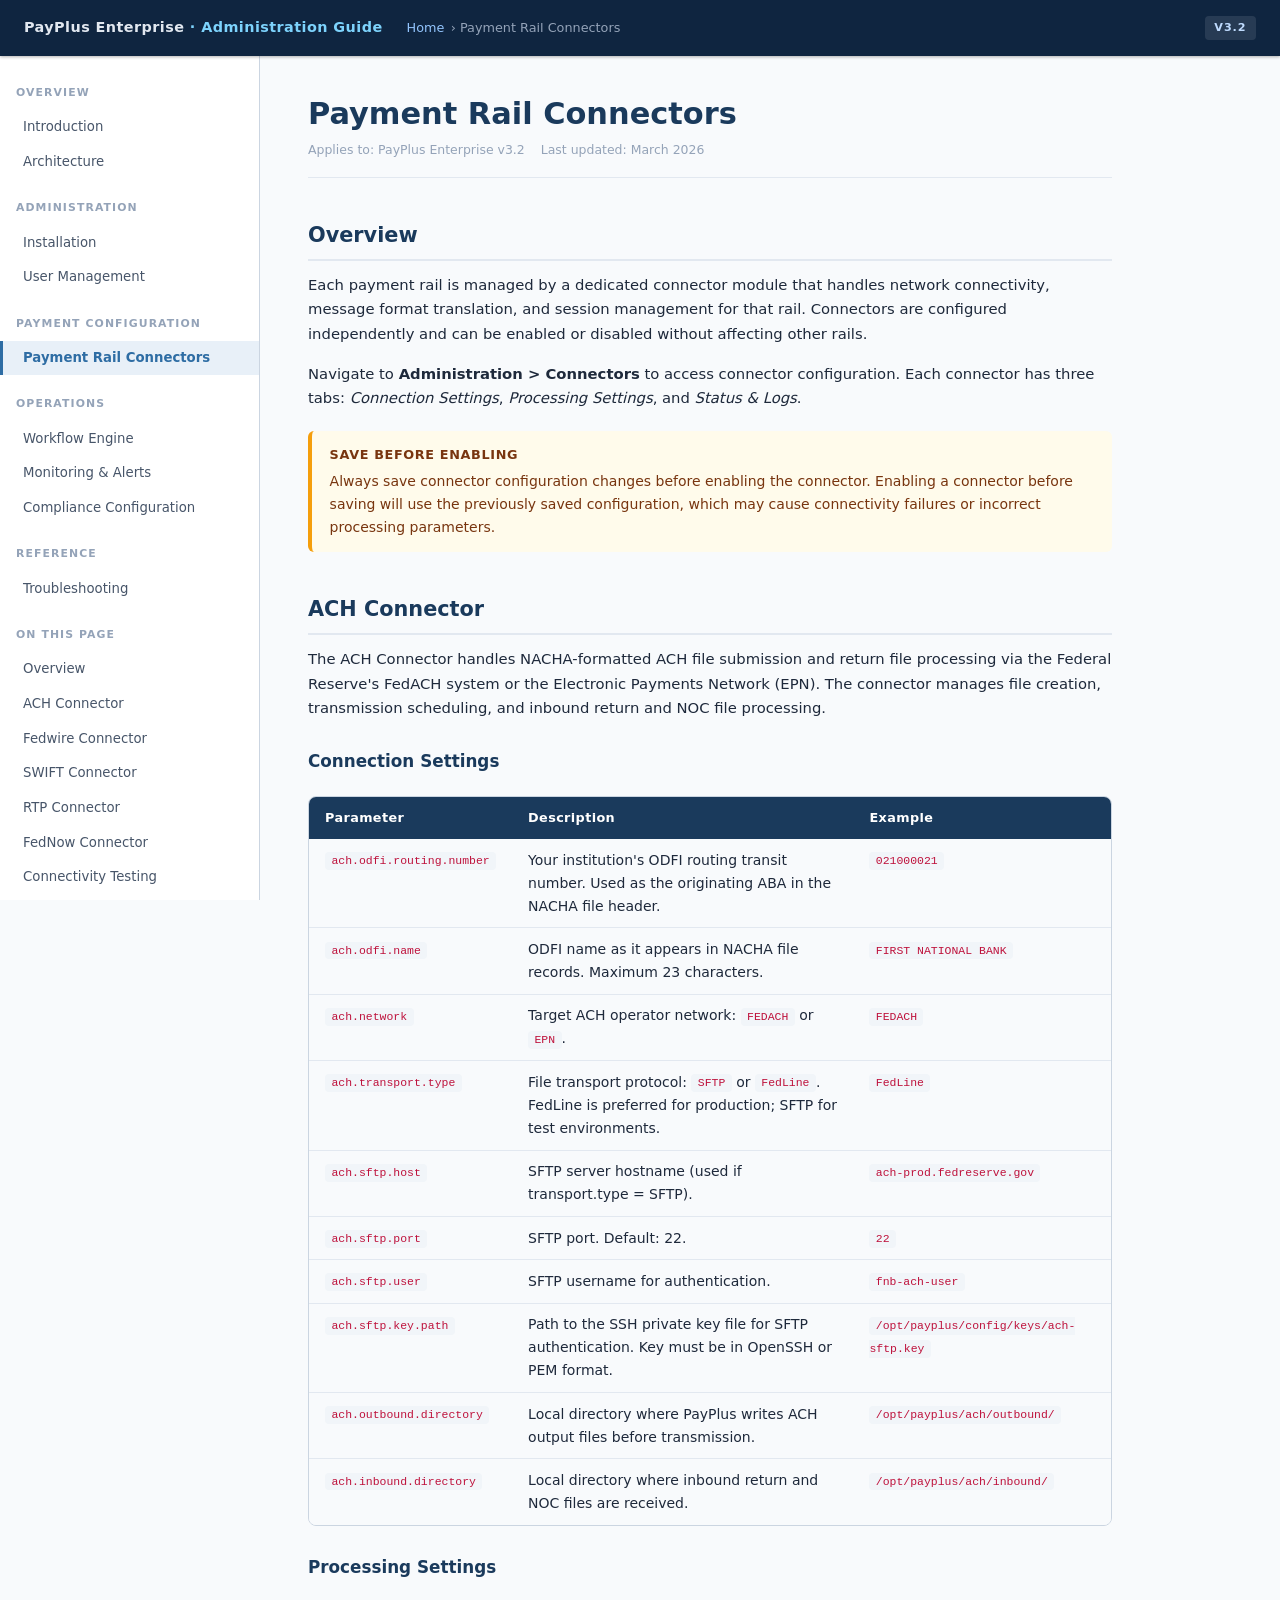
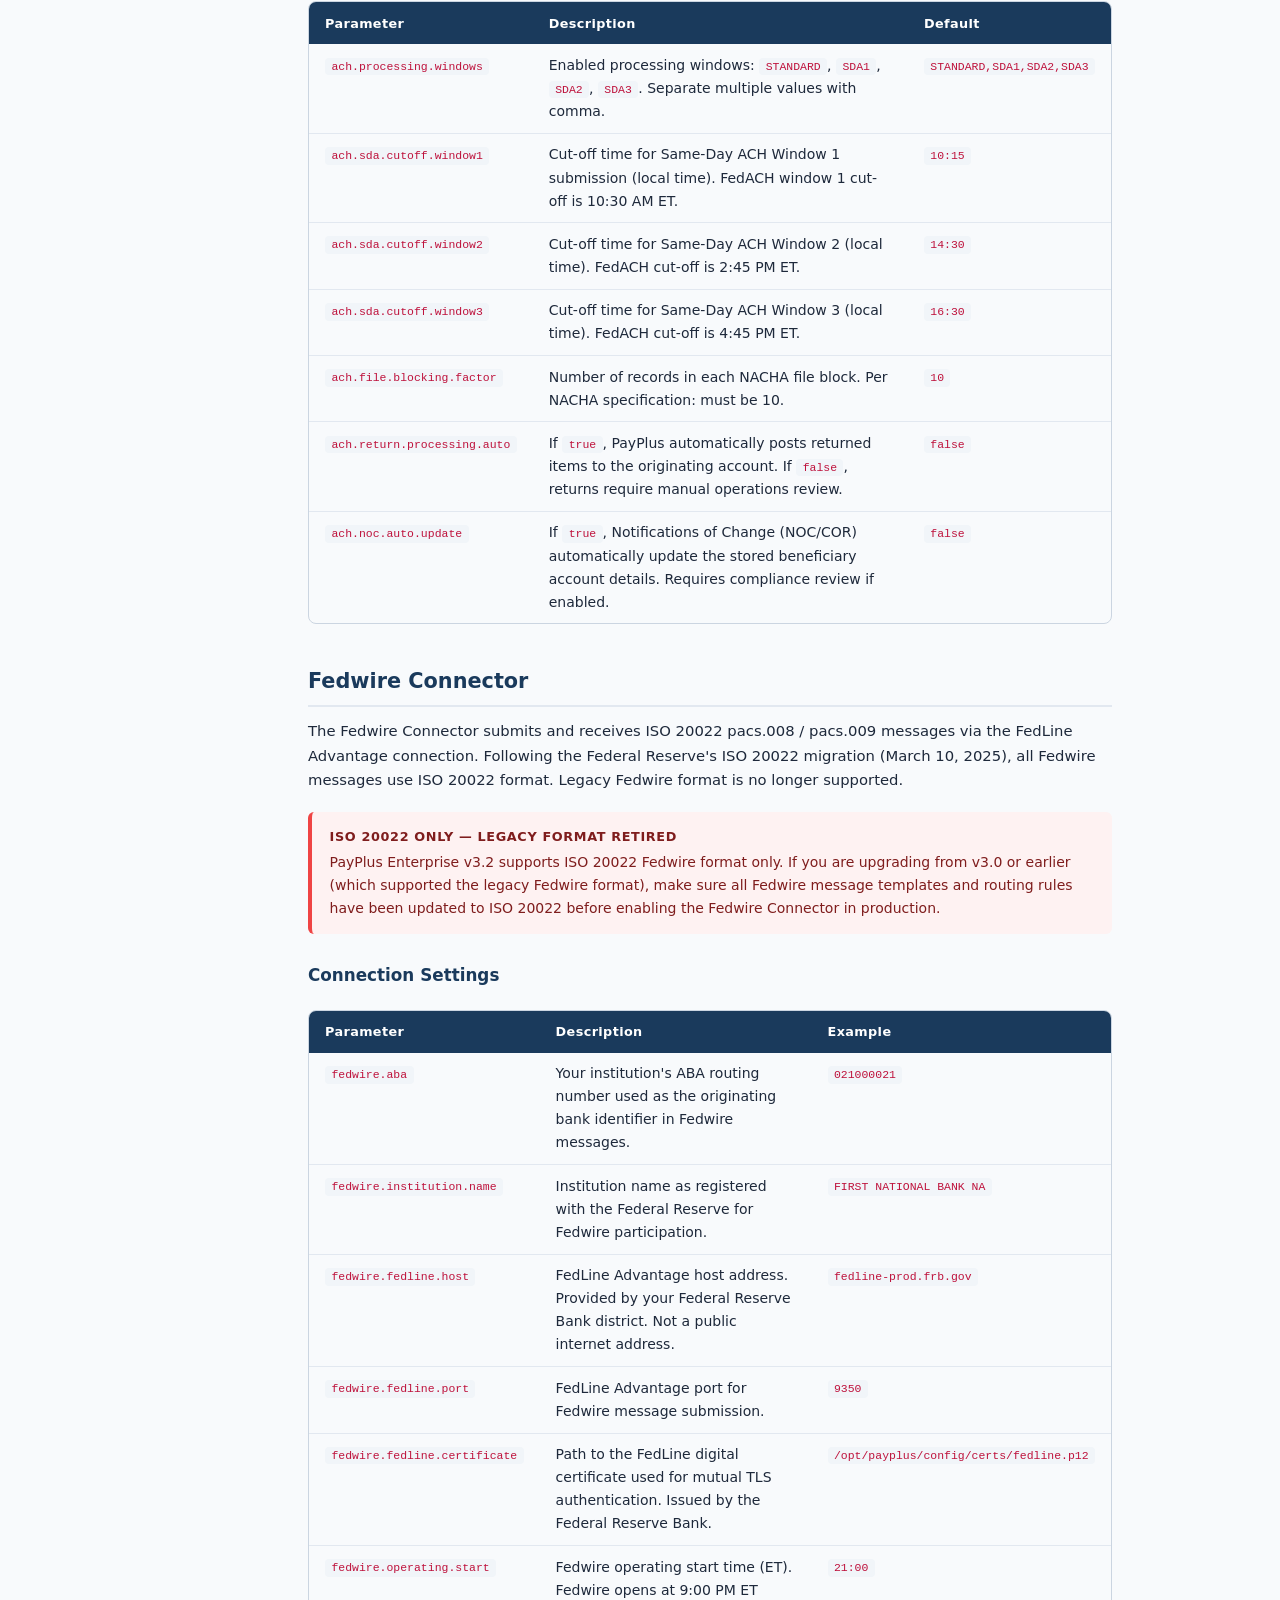
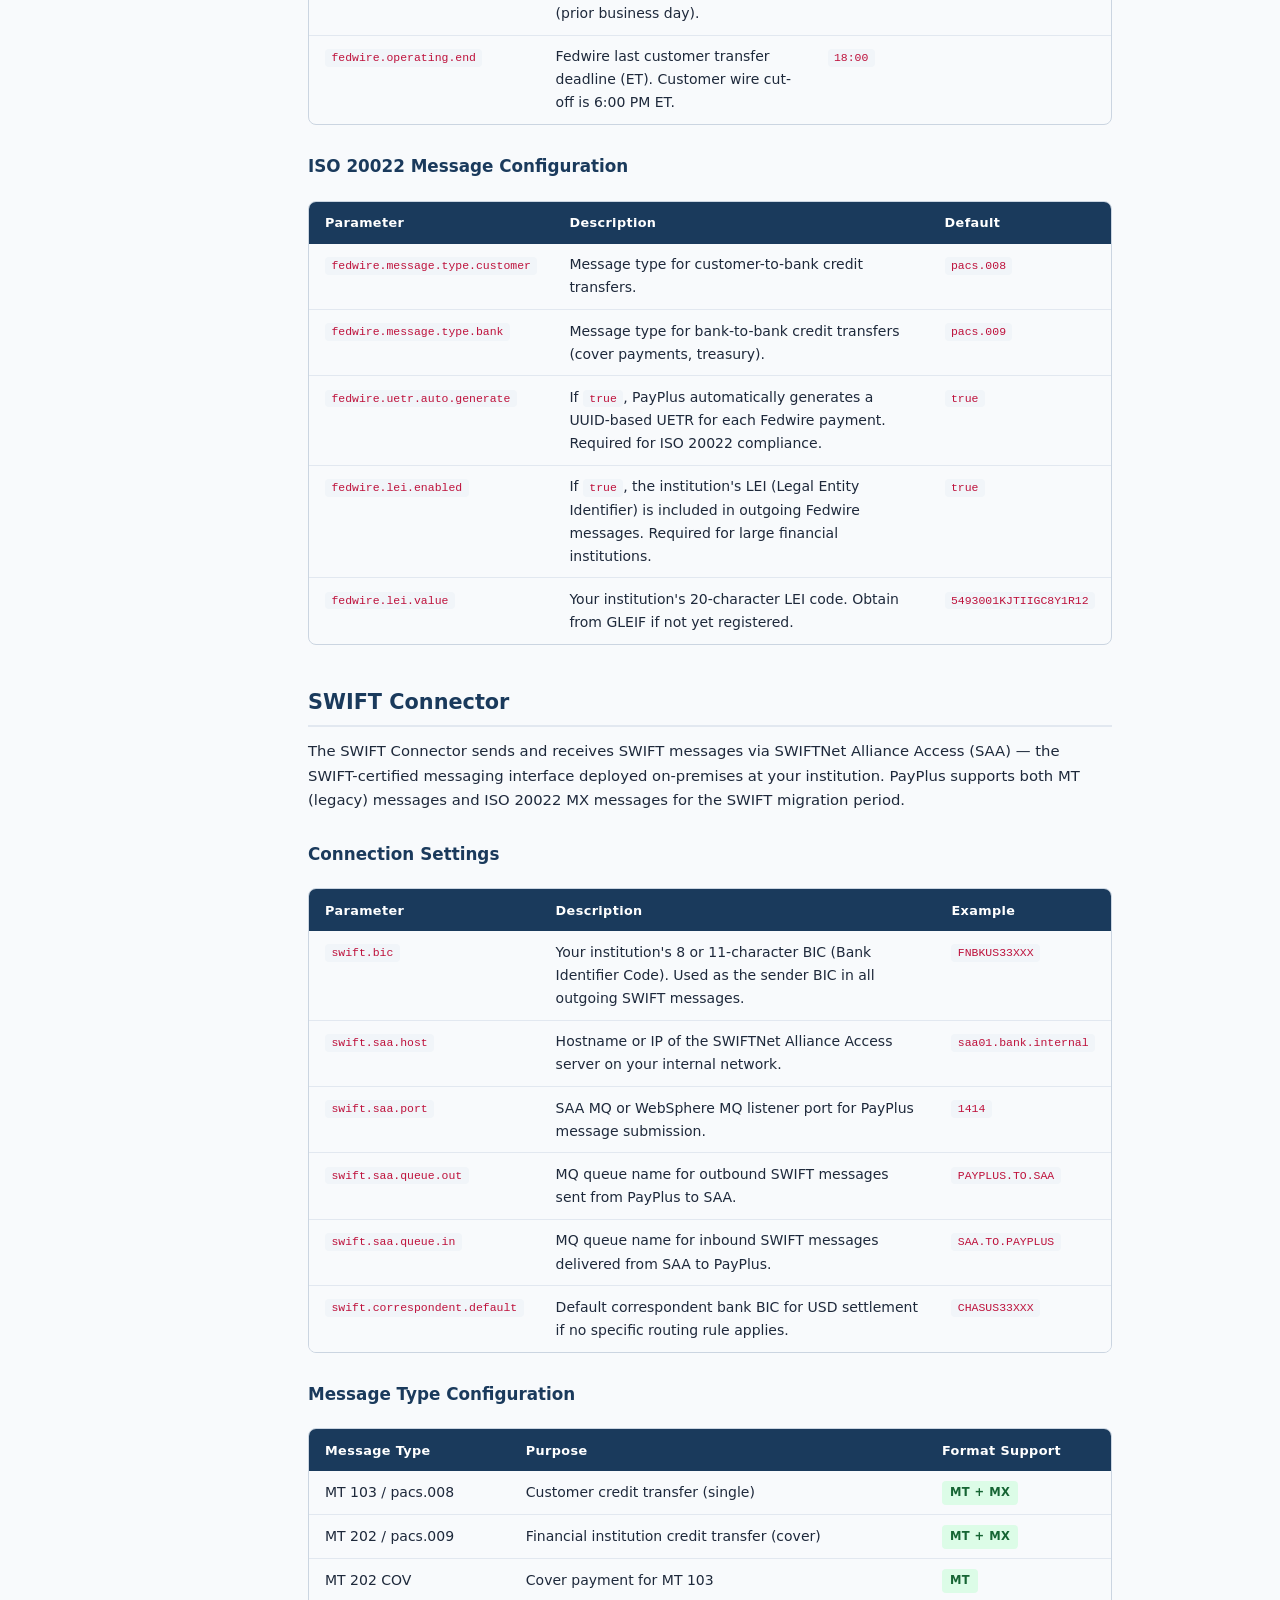
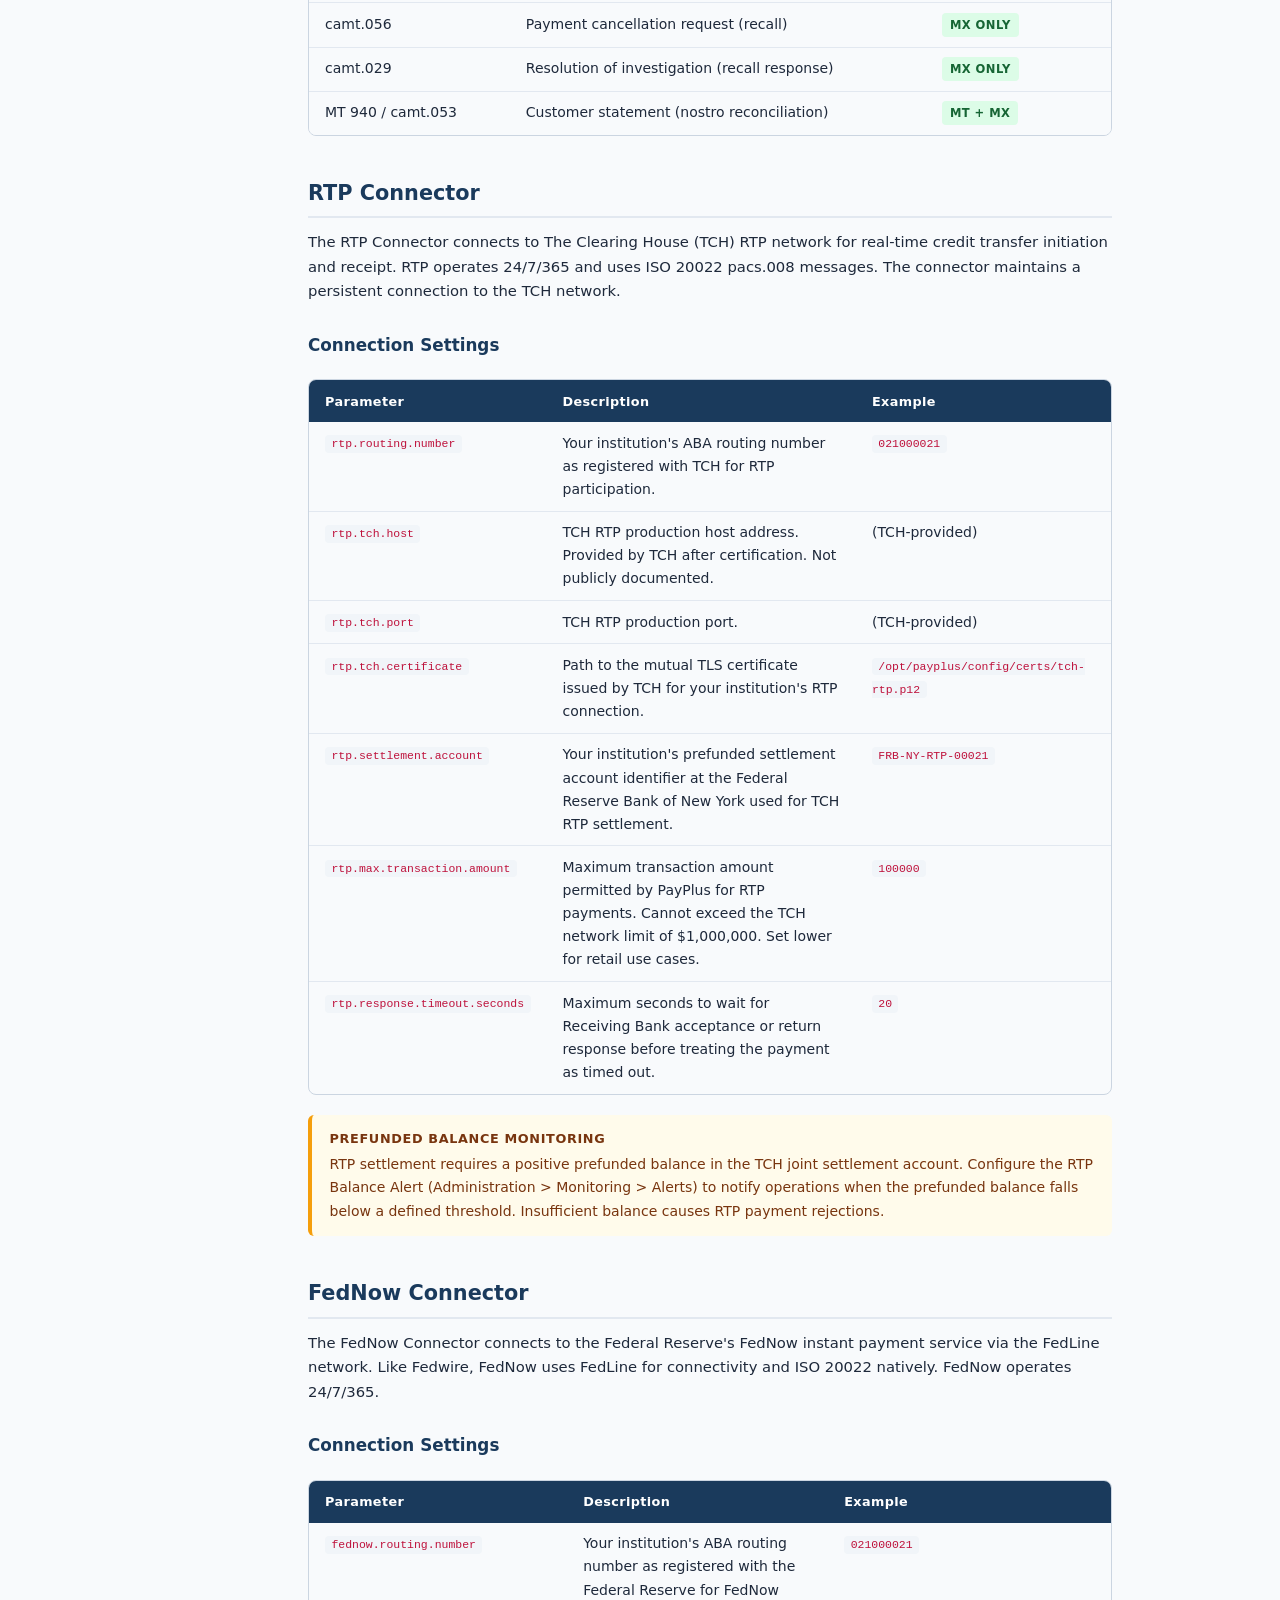
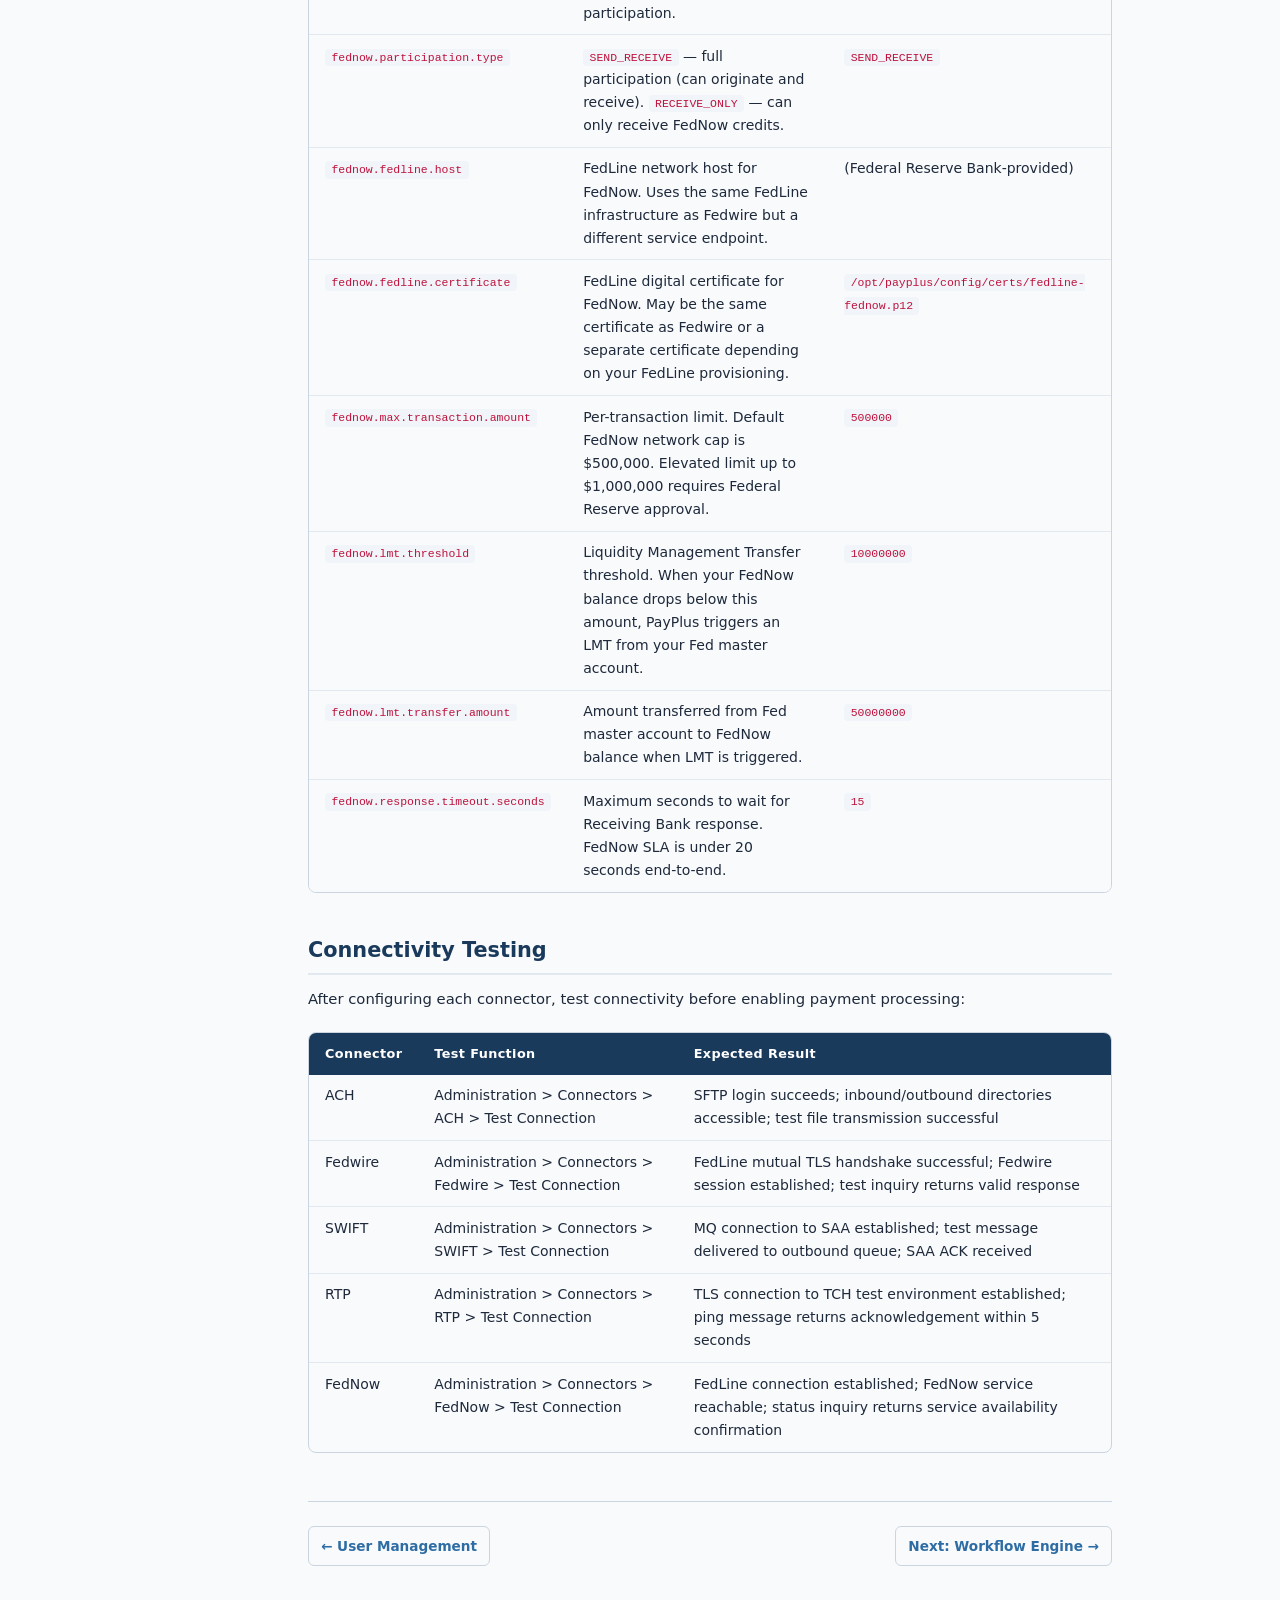
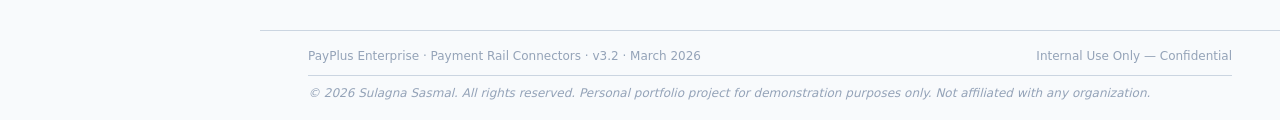
<file: payment-rails.html>
<!DOCTYPE html>
<html lang="en">
<head>
<meta charset="UTF-8">
<meta name="viewport" content="width=device-width, initial-scale=1.0">
<title>Payment Rail Connectors — PayPlus Enterprise Administration Guide</title>
<link rel="stylesheet" href="assets/style.css">
<link rel="icon" href="data:image/svg+xml,<svg xmlns='http://www.w3.org/2000/svg' viewBox='0 0 100 100'><text y='.9em' font-size='90'>⚙️</text></svg>">
</head>
<body>

<header class="site-header">
  <a class="header-brand" href="index.html">PayPlus Enterprise <span>· Administration Guide</span></a>
  <div class="header-breadcrumb"><a href="index.html">Home</a> › Payment Rail Connectors</div>
  <span class="header-rail-badge">v3.2</span>
</header>

<nav class="sidebar">
  <div class="nav-section">Overview</div>
  <a href="index.html">Introduction</a>
  <a href="index.html#architecture">Architecture</a>
  <div class="nav-section">Administration</div>
  <a href="installation.html">Installation</a>
  <a href="user-management.html">User Management</a>
  <div class="nav-section">Payment Configuration</div>
  <a href="payment-rails.html" class="active">Payment Rail Connectors</a>
  <div class="nav-section">Operations</div>
  <a href="workflow.html">Workflow Engine</a>
  <a href="monitoring.html">Monitoring &amp; Alerts</a>
  <a href="compliance.html">Compliance Configuration</a>
  <div class="nav-section">Reference</div>
  <a href="troubleshooting.html">Troubleshooting</a>
  <div class="nav-section">On This Page</div>
  <a href="#overview">Overview</a>
  <a href="#ach">ACH Connector</a>
  <a href="#fedwire">Fedwire Connector</a>
  <a href="#swift">SWIFT Connector</a>
  <a href="#rtp">RTP Connector</a>
  <a href="#fednow">FedNow Connector</a>
  <a href="#testing">Connectivity Testing</a>
</nav>

<main class="main">

  <h1>Payment Rail Connectors</h1>
  <p class="topic-meta">
    <span>Applies to: PayPlus Enterprise v3.2</span>
    <span>Last updated: March 2026</span>
  </p>

  <h2 id="overview">Overview</h2>
  <p>
    Each payment rail is managed by a dedicated connector module that handles network connectivity, message format translation, and session management for that rail. Connectors are configured independently and can be enabled or disabled without affecting other rails.
  </p>
  <p>
    Navigate to <strong>Administration &gt; Connectors</strong> to access connector configuration. Each connector has three tabs: <em>Connection Settings</em>, <em>Processing Settings</em>, and <em>Status &amp; Logs</em>.
  </p>

  <div class="warning">
    <strong>Save Before Enabling</strong>
    Always save connector configuration changes before enabling the connector. Enabling a connector before saving will use the previously saved configuration, which may cause connectivity failures or incorrect processing parameters.
  </div>

  <h2 id="ach">ACH Connector</h2>
  <p>
    The ACH Connector handles NACHA-formatted ACH file submission and return file processing via the Federal Reserve's FedACH system or the Electronic Payments Network (EPN). The connector manages file creation, transmission scheduling, and inbound return and NOC file processing.
  </p>

  <h3>Connection Settings</h3>
  <div class="table-wrap">
    <table>
      <thead><tr><th>Parameter</th><th>Description</th><th>Example</th></tr></thead>
      <tbody>
        <tr><td><code>ach.odfi.routing.number</code></td><td>Your institution's ODFI routing transit number. Used as the originating ABA in the NACHA file header.</td><td><code>021000021</code></td></tr>
        <tr><td><code>ach.odfi.name</code></td><td>ODFI name as it appears in NACHA file records. Maximum 23 characters.</td><td><code>FIRST NATIONAL BANK</code></td></tr>
        <tr><td><code>ach.network</code></td><td>Target ACH operator network: <code>FEDACH</code> or <code>EPN</code>.</td><td><code>FEDACH</code></td></tr>
        <tr><td><code>ach.transport.type</code></td><td>File transport protocol: <code>SFTP</code> or <code>FedLine</code>. FedLine is preferred for production; SFTP for test environments.</td><td><code>FedLine</code></td></tr>
        <tr><td><code>ach.sftp.host</code></td><td>SFTP server hostname (used if transport.type = SFTP).</td><td><code>ach-prod.fedreserve.gov</code></td></tr>
        <tr><td><code>ach.sftp.port</code></td><td>SFTP port. Default: 22.</td><td><code>22</code></td></tr>
        <tr><td><code>ach.sftp.user</code></td><td>SFTP username for authentication.</td><td><code>fnb-ach-user</code></td></tr>
        <tr><td><code>ach.sftp.key.path</code></td><td>Path to the SSH private key file for SFTP authentication. Key must be in OpenSSH or PEM format.</td><td><code>/opt/payplus/config/keys/ach-sftp.key</code></td></tr>
        <tr><td><code>ach.outbound.directory</code></td><td>Local directory where PayPlus writes ACH output files before transmission.</td><td><code>/opt/payplus/ach/outbound/</code></td></tr>
        <tr><td><code>ach.inbound.directory</code></td><td>Local directory where inbound return and NOC files are received.</td><td><code>/opt/payplus/ach/inbound/</code></td></tr>
      </tbody>
    </table>
  </div>

  <h3>Processing Settings</h3>
  <div class="table-wrap">
    <table>
      <thead><tr><th>Parameter</th><th>Description</th><th>Default</th></tr></thead>
      <tbody>
        <tr><td><code>ach.processing.windows</code></td><td>Enabled processing windows: <code>STANDARD</code>, <code>SDA1</code>, <code>SDA2</code>, <code>SDA3</code>. Separate multiple values with comma.</td><td><code>STANDARD,SDA1,SDA2,SDA3</code></td></tr>
        <tr><td><code>ach.sda.cutoff.window1</code></td><td>Cut-off time for Same-Day ACH Window 1 submission (local time). FedACH window 1 cut-off is 10:30 AM ET.</td><td><code>10:15</code></td></tr>
        <tr><td><code>ach.sda.cutoff.window2</code></td><td>Cut-off time for Same-Day ACH Window 2 (local time). FedACH cut-off is 2:45 PM ET.</td><td><code>14:30</code></td></tr>
        <tr><td><code>ach.sda.cutoff.window3</code></td><td>Cut-off time for Same-Day ACH Window 3 (local time). FedACH cut-off is 4:45 PM ET.</td><td><code>16:30</code></td></tr>
        <tr><td><code>ach.file.blocking.factor</code></td><td>Number of records in each NACHA file block. Per NACHA specification: must be 10.</td><td><code>10</code></td></tr>
        <tr><td><code>ach.return.processing.auto</code></td><td>If <code>true</code>, PayPlus automatically posts returned items to the originating account. If <code>false</code>, returns require manual operations review.</td><td><code>false</code></td></tr>
        <tr><td><code>ach.noc.auto.update</code></td><td>If <code>true</code>, Notifications of Change (NOC/COR) automatically update the stored beneficiary account details. Requires compliance review if enabled.</td><td><code>false</code></td></tr>
      </tbody>
    </table>
  </div>

  <h2 id="fedwire">Fedwire Connector</h2>
  <p>
    The Fedwire Connector submits and receives ISO 20022 pacs.008 / pacs.009 messages via the FedLine Advantage connection. Following the Federal Reserve's ISO 20022 migration (March 10, 2025), all Fedwire messages use ISO 20022 format. Legacy Fedwire format is no longer supported.
  </p>

  <div class="important">
    <strong>ISO 20022 Only — Legacy Format Retired</strong>
    PayPlus Enterprise v3.2 supports ISO 20022 Fedwire format only. If you are upgrading from v3.0 or earlier (which supported the legacy Fedwire format), make sure all Fedwire message templates and routing rules have been updated to ISO 20022 before enabling the Fedwire Connector in production.
  </div>

  <h3>Connection Settings</h3>
  <div class="table-wrap">
    <table>
      <thead><tr><th>Parameter</th><th>Description</th><th>Example</th></tr></thead>
      <tbody>
        <tr><td><code>fedwire.aba</code></td><td>Your institution's ABA routing number used as the originating bank identifier in Fedwire messages.</td><td><code>021000021</code></td></tr>
        <tr><td><code>fedwire.institution.name</code></td><td>Institution name as registered with the Federal Reserve for Fedwire participation.</td><td><code>FIRST NATIONAL BANK NA</code></td></tr>
        <tr><td><code>fedwire.fedline.host</code></td><td>FedLine Advantage host address. Provided by your Federal Reserve Bank district. Not a public internet address.</td><td><code>fedline-prod.frb.gov</code></td></tr>
        <tr><td><code>fedwire.fedline.port</code></td><td>FedLine Advantage port for Fedwire message submission.</td><td><code>9350</code></td></tr>
        <tr><td><code>fedwire.fedline.certificate</code></td><td>Path to the FedLine digital certificate used for mutual TLS authentication. Issued by the Federal Reserve Bank.</td><td><code>/opt/payplus/config/certs/fedline.p12</code></td></tr>
        <tr><td><code>fedwire.operating.start</code></td><td>Fedwire operating start time (ET). Fedwire opens at 9:00 PM ET (prior business day).</td><td><code>21:00</code></td></tr>
        <tr><td><code>fedwire.operating.end</code></td><td>Fedwire last customer transfer deadline (ET). Customer wire cut-off is 6:00 PM ET.</td><td><code>18:00</code></td></tr>
      </tbody>
    </table>
  </div>

  <h3>ISO 20022 Message Configuration</h3>
  <div class="table-wrap">
    <table>
      <thead><tr><th>Parameter</th><th>Description</th><th>Default</th></tr></thead>
      <tbody>
        <tr><td><code>fedwire.message.type.customer</code></td><td>Message type for customer-to-bank credit transfers.</td><td><code>pacs.008</code></td></tr>
        <tr><td><code>fedwire.message.type.bank</code></td><td>Message type for bank-to-bank credit transfers (cover payments, treasury).</td><td><code>pacs.009</code></td></tr>
        <tr><td><code>fedwire.uetr.auto.generate</code></td><td>If <code>true</code>, PayPlus automatically generates a UUID-based UETR for each Fedwire payment. Required for ISO 20022 compliance.</td><td><code>true</code></td></tr>
        <tr><td><code>fedwire.lei.enabled</code></td><td>If <code>true</code>, the institution's LEI (Legal Entity Identifier) is included in outgoing Fedwire messages. Required for large financial institutions.</td><td><code>true</code></td></tr>
        <tr><td><code>fedwire.lei.value</code></td><td>Your institution's 20-character LEI code. Obtain from GLEIF if not yet registered.</td><td><code>5493001KJTIIGC8Y1R12</code></td></tr>
      </tbody>
    </table>
  </div>

  <h2 id="swift">SWIFT Connector</h2>
  <p>
    The SWIFT Connector sends and receives SWIFT messages via SWIFTNet Alliance Access (SAA) — the SWIFT-certified messaging interface deployed on-premises at your institution. PayPlus supports both MT (legacy) messages and ISO 20022 MX messages for the SWIFT migration period.
  </p>

  <h3>Connection Settings</h3>
  <div class="table-wrap">
    <table>
      <thead><tr><th>Parameter</th><th>Description</th><th>Example</th></tr></thead>
      <tbody>
        <tr><td><code>swift.bic</code></td><td>Your institution's 8 or 11-character BIC (Bank Identifier Code). Used as the sender BIC in all outgoing SWIFT messages.</td><td><code>FNBKUS33XXX</code></td></tr>
        <tr><td><code>swift.saa.host</code></td><td>Hostname or IP of the SWIFTNet Alliance Access server on your internal network.</td><td><code>saa01.bank.internal</code></td></tr>
        <tr><td><code>swift.saa.port</code></td><td>SAA MQ or WebSphere MQ listener port for PayPlus message submission.</td><td><code>1414</code></td></tr>
        <tr><td><code>swift.saa.queue.out</code></td><td>MQ queue name for outbound SWIFT messages sent from PayPlus to SAA.</td><td><code>PAYPLUS.TO.SAA</code></td></tr>
        <tr><td><code>swift.saa.queue.in</code></td><td>MQ queue name for inbound SWIFT messages delivered from SAA to PayPlus.</td><td><code>SAA.TO.PAYPLUS</code></td></tr>
        <tr><td><code>swift.correspondent.default</code></td><td>Default correspondent bank BIC for USD settlement if no specific routing rule applies.</td><td><code>CHASUS33XXX</code></td></tr>
      </tbody>
    </table>
  </div>

  <h3>Message Type Configuration</h3>
  <div class="table-wrap">
    <table>
      <thead><tr><th>Message Type</th><th>Purpose</th><th>Format Support</th></tr></thead>
      <tbody>
        <tr><td>MT 103 / pacs.008</td><td>Customer credit transfer (single)</td><td><span class="badge badge-green">MT + MX</span></td></tr>
        <tr><td>MT 202 / pacs.009</td><td>Financial institution credit transfer (cover)</td><td><span class="badge badge-green">MT + MX</span></td></tr>
        <tr><td>MT 202 COV</td><td>Cover payment for MT 103</td><td><span class="badge badge-green">MT</span></td></tr>
        <tr><td>camt.056</td><td>Payment cancellation request (recall)</td><td><span class="badge badge-green">MX only</span></td></tr>
        <tr><td>camt.029</td><td>Resolution of investigation (recall response)</td><td><span class="badge badge-green">MX only</span></td></tr>
        <tr><td>MT 940 / camt.053</td><td>Customer statement (nostro reconciliation)</td><td><span class="badge badge-green">MT + MX</span></td></tr>
      </tbody>
    </table>
  </div>

  <h2 id="rtp">RTP Connector</h2>
  <p>
    The RTP Connector connects to The Clearing House (TCH) RTP network for real-time credit transfer initiation and receipt. RTP operates 24/7/365 and uses ISO 20022 pacs.008 messages. The connector maintains a persistent connection to the TCH network.
  </p>

  <h3>Connection Settings</h3>
  <div class="table-wrap">
    <table>
      <thead><tr><th>Parameter</th><th>Description</th><th>Example</th></tr></thead>
      <tbody>
        <tr><td><code>rtp.routing.number</code></td><td>Your institution's ABA routing number as registered with TCH for RTP participation.</td><td><code>021000021</code></td></tr>
        <tr><td><code>rtp.tch.host</code></td><td>TCH RTP production host address. Provided by TCH after certification. Not publicly documented.</td><td>(TCH-provided)</td></tr>
        <tr><td><code>rtp.tch.port</code></td><td>TCH RTP production port.</td><td>(TCH-provided)</td></tr>
        <tr><td><code>rtp.tch.certificate</code></td><td>Path to the mutual TLS certificate issued by TCH for your institution's RTP connection.</td><td><code>/opt/payplus/config/certs/tch-rtp.p12</code></td></tr>
        <tr><td><code>rtp.settlement.account</code></td><td>Your institution's prefunded settlement account identifier at the Federal Reserve Bank of New York used for TCH RTP settlement.</td><td><code>FRB-NY-RTP-00021</code></td></tr>
        <tr><td><code>rtp.max.transaction.amount</code></td><td>Maximum transaction amount permitted by PayPlus for RTP payments. Cannot exceed the TCH network limit of $1,000,000. Set lower for retail use cases.</td><td><code>100000</code></td></tr>
        <tr><td><code>rtp.response.timeout.seconds</code></td><td>Maximum seconds to wait for Receiving Bank acceptance or return response before treating the payment as timed out.</td><td><code>20</code></td></tr>
      </tbody>
    </table>
  </div>

  <div class="warning">
    <strong>Prefunded Balance Monitoring</strong>
    RTP settlement requires a positive prefunded balance in the TCH joint settlement account. Configure the RTP Balance Alert (Administration &gt; Monitoring &gt; Alerts) to notify operations when the prefunded balance falls below a defined threshold. Insufficient balance causes RTP payment rejections.
  </div>

  <h2 id="fednow">FedNow Connector</h2>
  <p>
    The FedNow Connector connects to the Federal Reserve's FedNow instant payment service via the FedLine network. Like Fedwire, FedNow uses FedLine for connectivity and ISO 20022 natively. FedNow operates 24/7/365.
  </p>

  <h3>Connection Settings</h3>
  <div class="table-wrap">
    <table>
      <thead><tr><th>Parameter</th><th>Description</th><th>Example</th></tr></thead>
      <tbody>
        <tr><td><code>fednow.routing.number</code></td><td>Your institution's ABA routing number as registered with the Federal Reserve for FedNow participation.</td><td><code>021000021</code></td></tr>
        <tr><td><code>fednow.participation.type</code></td><td><code>SEND_RECEIVE</code> — full participation (can originate and receive). <code>RECEIVE_ONLY</code> — can only receive FedNow credits.</td><td><code>SEND_RECEIVE</code></td></tr>
        <tr><td><code>fednow.fedline.host</code></td><td>FedLine network host for FedNow. Uses the same FedLine infrastructure as Fedwire but a different service endpoint.</td><td>(Federal Reserve Bank-provided)</td></tr>
        <tr><td><code>fednow.fedline.certificate</code></td><td>FedLine digital certificate for FedNow. May be the same certificate as Fedwire or a separate certificate depending on your FedLine provisioning.</td><td><code>/opt/payplus/config/certs/fedline-fednow.p12</code></td></tr>
        <tr><td><code>fednow.max.transaction.amount</code></td><td>Per-transaction limit. Default FedNow network cap is $500,000. Elevated limit up to $1,000,000 requires Federal Reserve approval.</td><td><code>500000</code></td></tr>
        <tr><td><code>fednow.lmt.threshold</code></td><td>Liquidity Management Transfer threshold. When your FedNow balance drops below this amount, PayPlus triggers an LMT from your Fed master account.</td><td><code>10000000</code></td></tr>
        <tr><td><code>fednow.lmt.transfer.amount</code></td><td>Amount transferred from Fed master account to FedNow balance when LMT is triggered.</td><td><code>50000000</code></td></tr>
        <tr><td><code>fednow.response.timeout.seconds</code></td><td>Maximum seconds to wait for Receiving Bank response. FedNow SLA is under 20 seconds end-to-end.</td><td><code>15</code></td></tr>
      </tbody>
    </table>
  </div>

  <h2 id="testing">Connectivity Testing</h2>
  <p>After configuring each connector, test connectivity before enabling payment processing:</p>

  <div class="table-wrap">
    <table>
      <thead><tr><th>Connector</th><th>Test Function</th><th>Expected Result</th></tr></thead>
      <tbody>
        <tr><td>ACH</td><td>Administration &gt; Connectors &gt; ACH &gt; Test Connection</td><td>SFTP login succeeds; inbound/outbound directories accessible; test file transmission successful</td></tr>
        <tr><td>Fedwire</td><td>Administration &gt; Connectors &gt; Fedwire &gt; Test Connection</td><td>FedLine mutual TLS handshake successful; Fedwire session established; test inquiry returns valid response</td></tr>
        <tr><td>SWIFT</td><td>Administration &gt; Connectors &gt; SWIFT &gt; Test Connection</td><td>MQ connection to SAA established; test message delivered to outbound queue; SAA ACK received</td></tr>
        <tr><td>RTP</td><td>Administration &gt; Connectors &gt; RTP &gt; Test Connection</td><td>TLS connection to TCH test environment established; ping message returns acknowledgement within 5 seconds</td></tr>
        <tr><td>FedNow</td><td>Administration &gt; Connectors &gt; FedNow &gt; Test Connection</td><td>FedLine connection established; FedNow service reachable; status inquiry returns service availability confirmation</td></tr>
      </tbody>
    </table>
  </div>

  <div class="doc-nav">
    <a href="user-management.html">← User Management</a>
    <a href="workflow.html">Next: Workflow Engine →</a>
  </div>

</main>

<footer class="site-footer">
  <span>PayPlus Enterprise · Payment Rail Connectors · v3.2 · March 2026</span>
  <span>Internal Use Only — Confidential</span>
  <span class="copyright">&copy; 2026 Sulagna Sasmal. All rights reserved. Personal portfolio project for demonstration purposes only. Not affiliated with any organization.</span>
</footer>

</body>
</html>
</file>
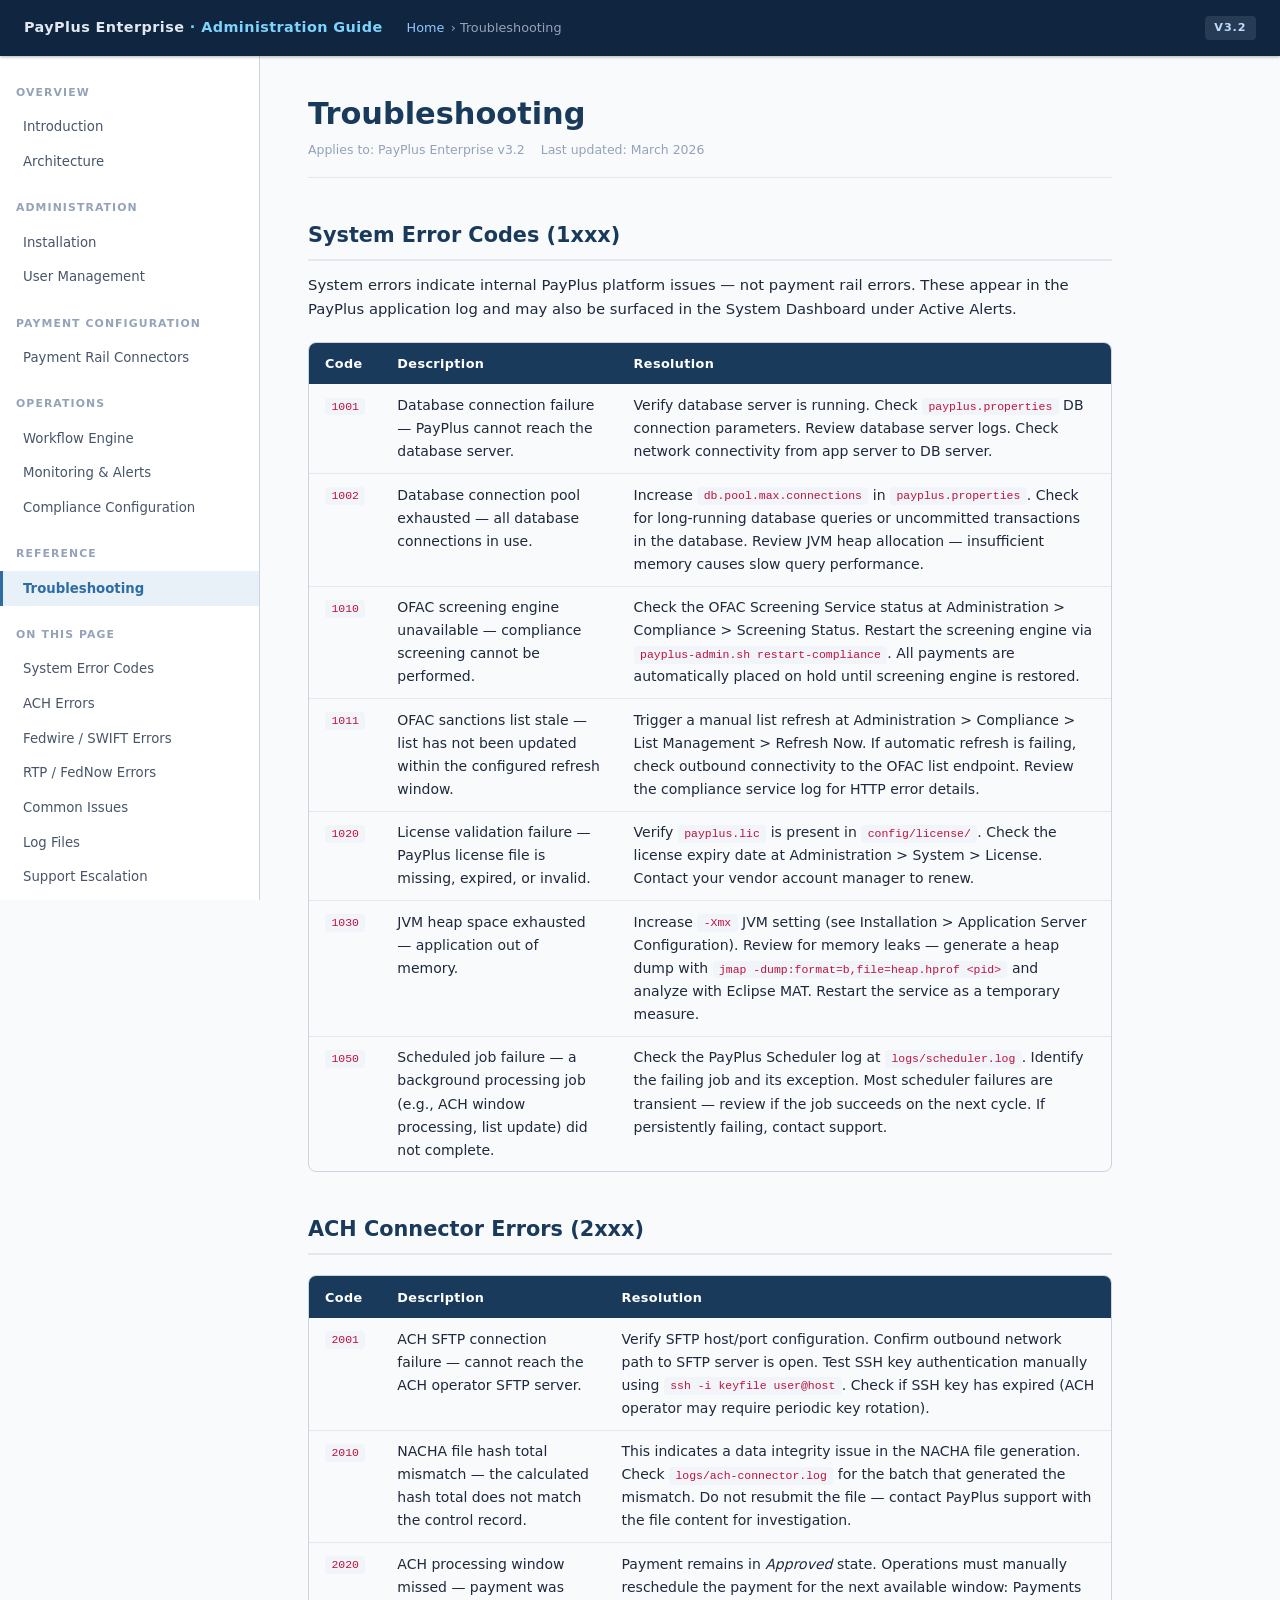
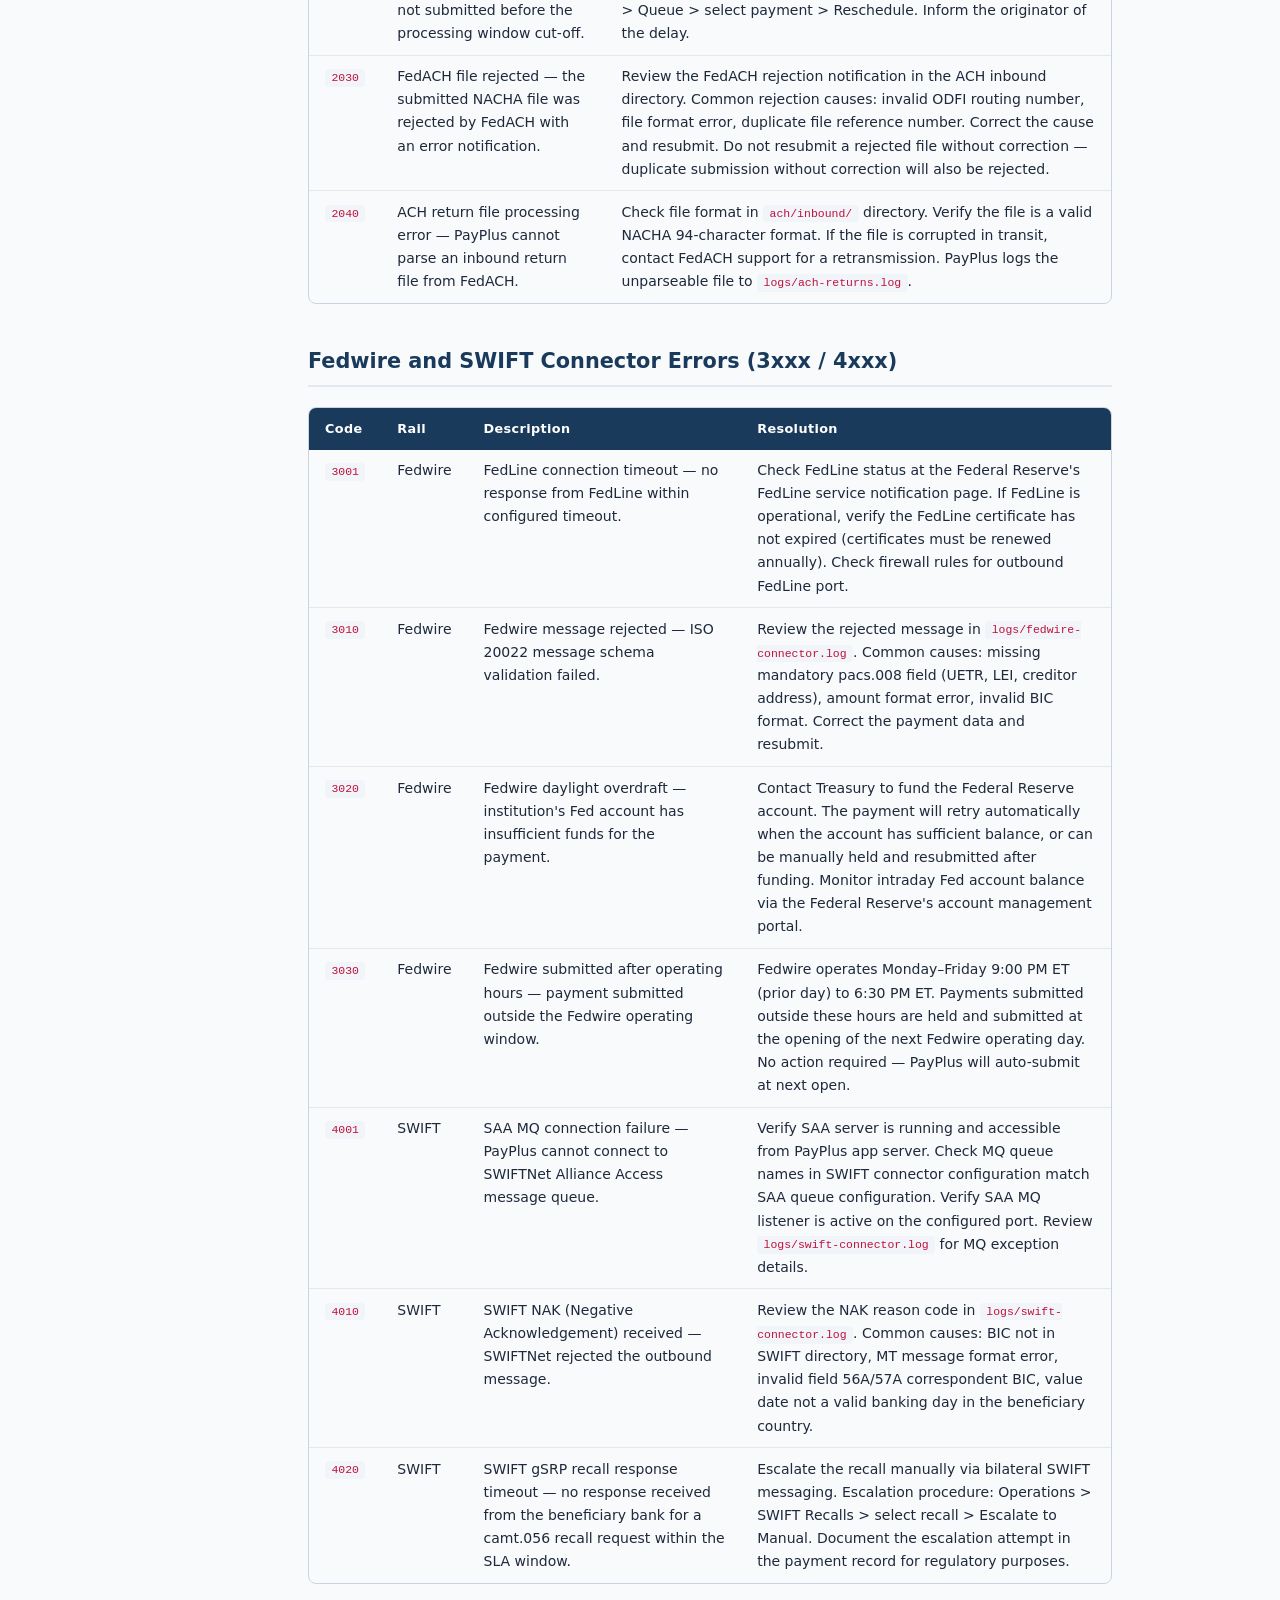
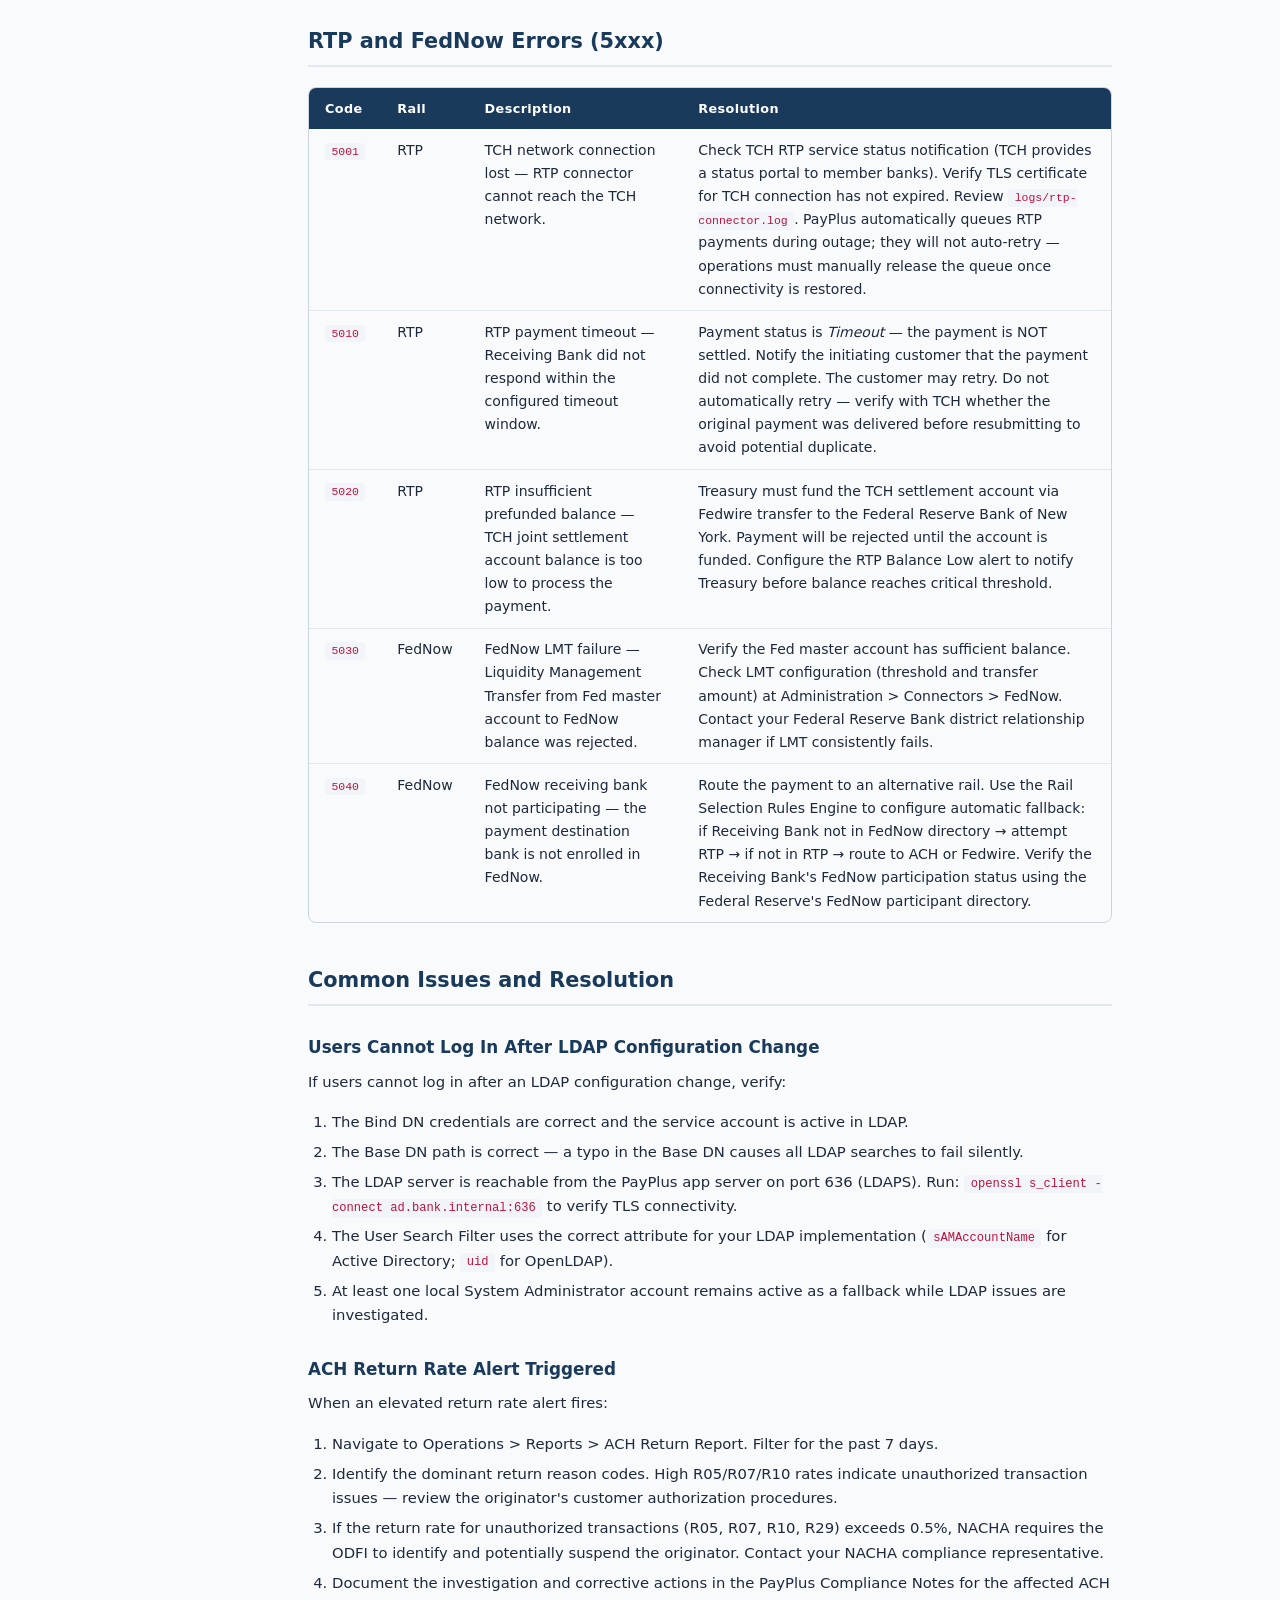
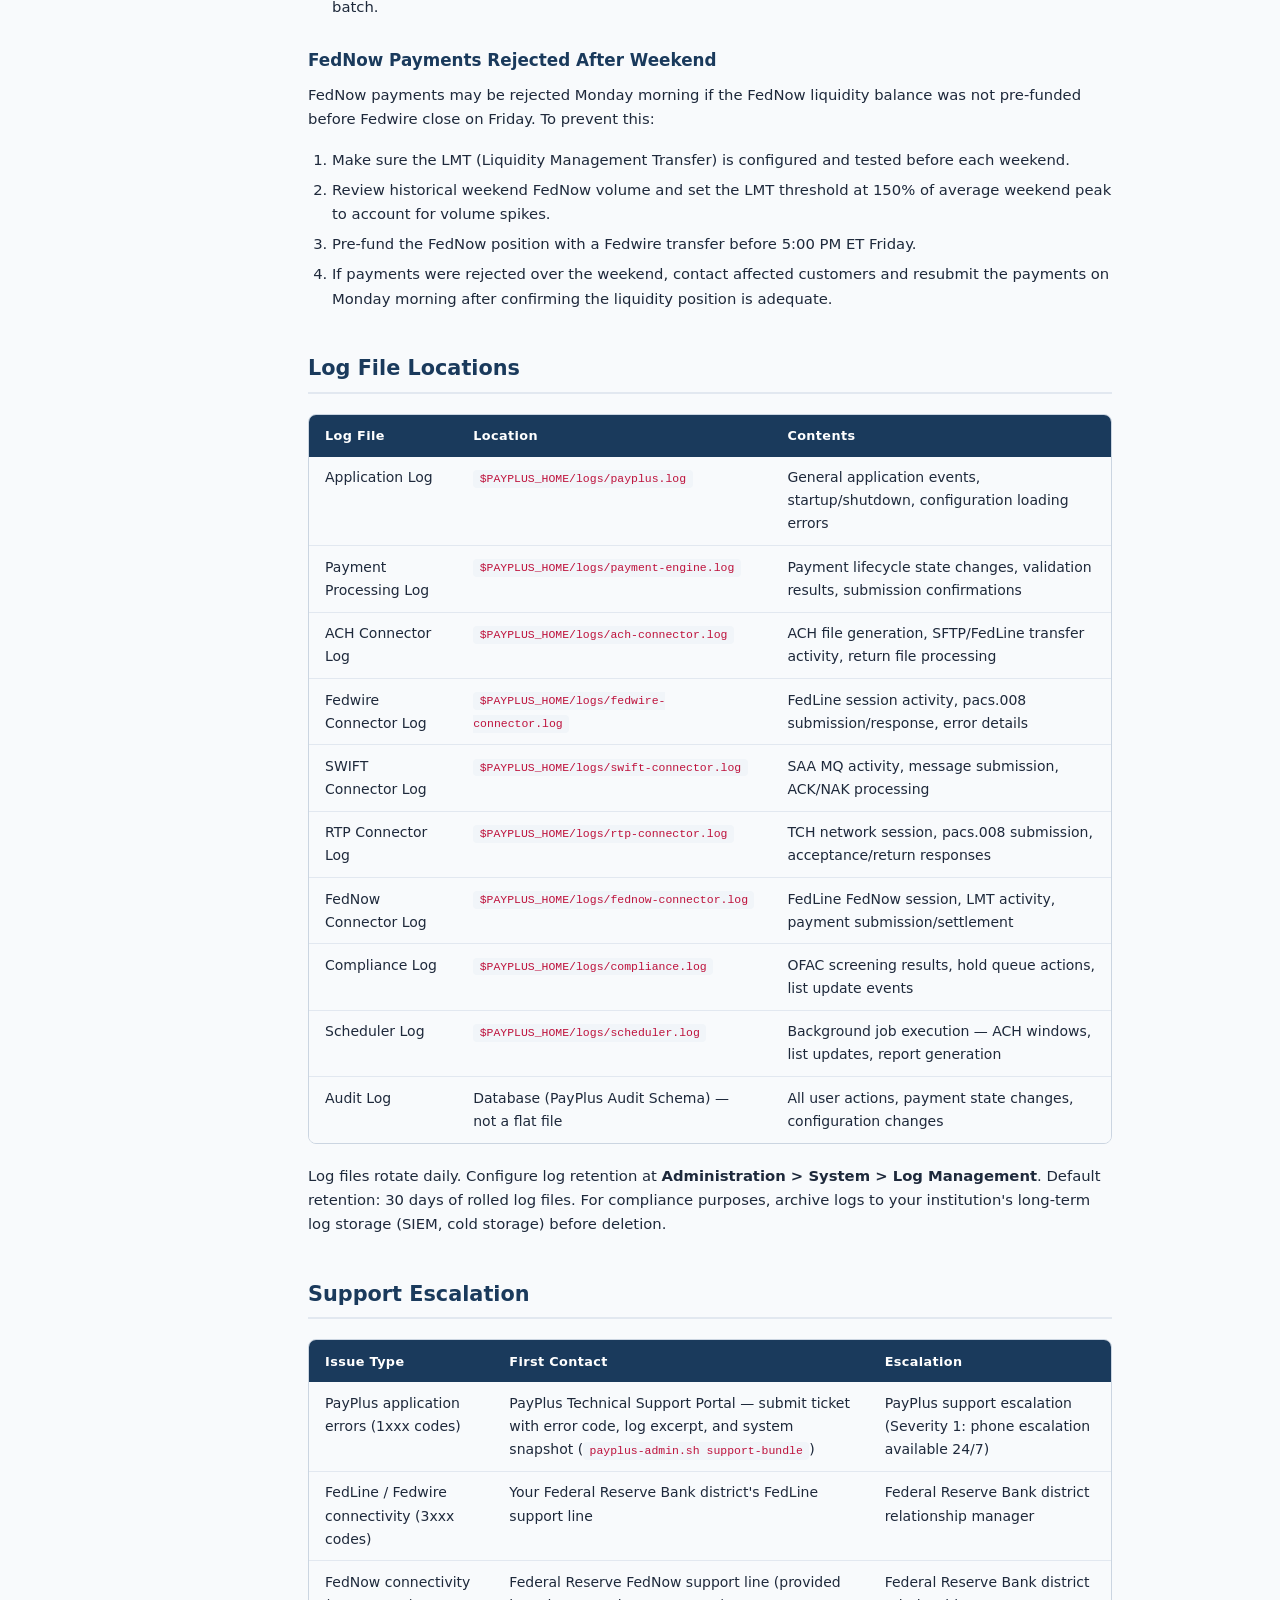
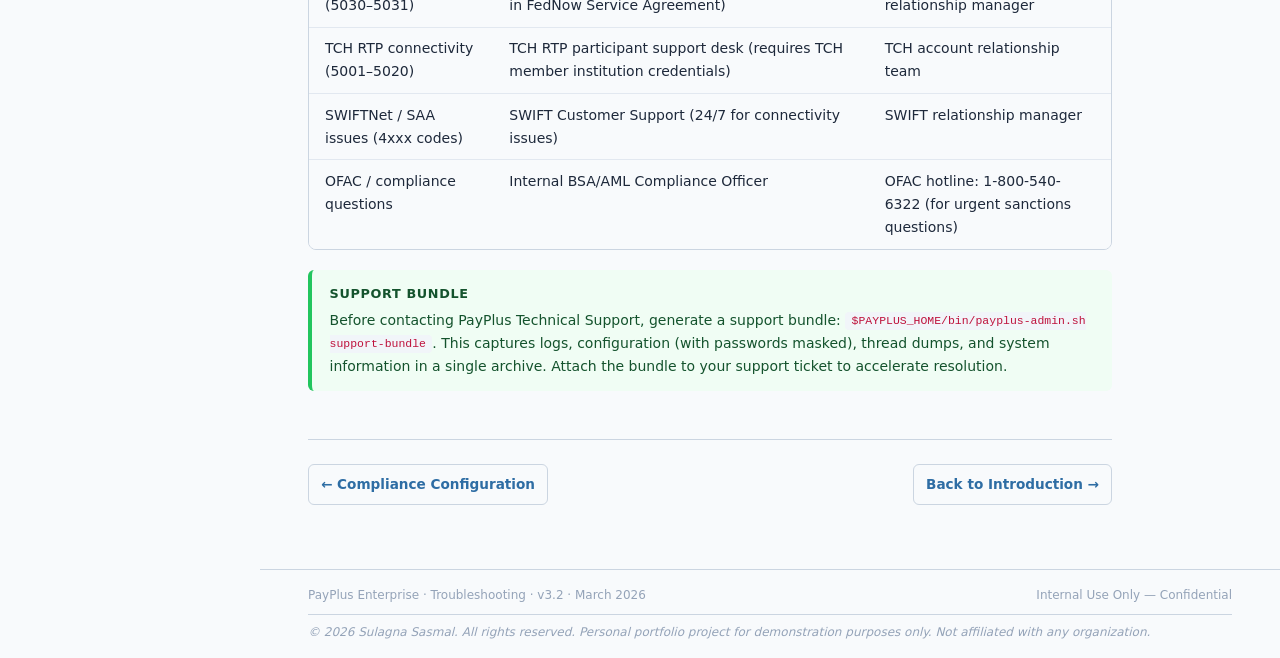
<file: troubleshooting.html>
<!DOCTYPE html>
<html lang="en">
<head>
<meta charset="UTF-8">
<meta name="viewport" content="width=device-width, initial-scale=1.0">
<title>Troubleshooting — PayPlus Enterprise Administration Guide</title>
<link rel="stylesheet" href="assets/style.css">
<link rel="icon" href="data:image/svg+xml,<svg xmlns='http://www.w3.org/2000/svg' viewBox='0 0 100 100'><text y='.9em' font-size='90'>⚙️</text></svg>">
</head>
<body>

<header class="site-header">
  <a class="header-brand" href="index.html">PayPlus Enterprise <span>· Administration Guide</span></a>
  <div class="header-breadcrumb"><a href="index.html">Home</a> › Troubleshooting</div>
  <span class="header-rail-badge">v3.2</span>
</header>

<nav class="sidebar">
  <div class="nav-section">Overview</div>
  <a href="index.html">Introduction</a>
  <a href="index.html#architecture">Architecture</a>
  <div class="nav-section">Administration</div>
  <a href="installation.html">Installation</a>
  <a href="user-management.html">User Management</a>
  <div class="nav-section">Payment Configuration</div>
  <a href="payment-rails.html">Payment Rail Connectors</a>
  <div class="nav-section">Operations</div>
  <a href="workflow.html">Workflow Engine</a>
  <a href="monitoring.html">Monitoring &amp; Alerts</a>
  <a href="compliance.html">Compliance Configuration</a>
  <div class="nav-section">Reference</div>
  <a href="troubleshooting.html" class="active">Troubleshooting</a>
  <div class="nav-section">On This Page</div>
  <a href="#system-errors">System Error Codes</a>
  <a href="#ach-errors">ACH Errors</a>
  <a href="#wire-errors">Fedwire / SWIFT Errors</a>
  <a href="#instant-errors">RTP / FedNow Errors</a>
  <a href="#common-issues">Common Issues</a>
  <a href="#log-files">Log Files</a>
  <a href="#support">Support Escalation</a>
</nav>

<main class="main">

  <h1>Troubleshooting</h1>
  <p class="topic-meta">
    <span>Applies to: PayPlus Enterprise v3.2</span>
    <span>Last updated: March 2026</span>
  </p>

  <h2 id="system-errors">System Error Codes (1xxx)</h2>
  <p>System errors indicate internal PayPlus platform issues — not payment rail errors. These appear in the PayPlus application log and may also be surfaced in the System Dashboard under Active Alerts.</p>

  <div class="table-wrap">
    <table>
      <thead><tr><th>Code</th><th>Description</th><th>Resolution</th></tr></thead>
      <tbody>
        <tr><td><code class="rc-code">1001</code></td><td>Database connection failure — PayPlus cannot reach the database server.</td><td>Verify database server is running. Check <code>payplus.properties</code> DB connection parameters. Review database server logs. Check network connectivity from app server to DB server.</td></tr>
        <tr><td><code class="rc-code">1002</code></td><td>Database connection pool exhausted — all database connections in use.</td><td>Increase <code>db.pool.max.connections</code> in <code>payplus.properties</code>. Check for long-running database queries or uncommitted transactions in the database. Review JVM heap allocation — insufficient memory causes slow query performance.</td></tr>
        <tr><td><code class="rc-code">1010</code></td><td>OFAC screening engine unavailable — compliance screening cannot be performed.</td><td>Check the OFAC Screening Service status at Administration &gt; Compliance &gt; Screening Status. Restart the screening engine via <code>payplus-admin.sh restart-compliance</code>. All payments are automatically placed on hold until screening engine is restored.</td></tr>
        <tr><td><code class="rc-code">1011</code></td><td>OFAC sanctions list stale — list has not been updated within the configured refresh window.</td><td>Trigger a manual list refresh at Administration &gt; Compliance &gt; List Management &gt; Refresh Now. If automatic refresh is failing, check outbound connectivity to the OFAC list endpoint. Review the compliance service log for HTTP error details.</td></tr>
        <tr><td><code class="rc-code">1020</code></td><td>License validation failure — PayPlus license file is missing, expired, or invalid.</td><td>Verify <code>payplus.lic</code> is present in <code>config/license/</code>. Check the license expiry date at Administration &gt; System &gt; License. Contact your vendor account manager to renew.</td></tr>
        <tr><td><code class="rc-code">1030</code></td><td>JVM heap space exhausted — application out of memory.</td><td>Increase <code>-Xmx</code> JVM setting (see Installation &gt; Application Server Configuration). Review for memory leaks — generate a heap dump with <code>jmap -dump:format=b,file=heap.hprof &lt;pid&gt;</code> and analyze with Eclipse MAT. Restart the service as a temporary measure.</td></tr>
        <tr><td><code class="rc-code">1050</code></td><td>Scheduled job failure — a background processing job (e.g., ACH window processing, list update) did not complete.</td><td>Check the PayPlus Scheduler log at <code>logs/scheduler.log</code>. Identify the failing job and its exception. Most scheduler failures are transient — review if the job succeeds on the next cycle. If persistently failing, contact support.</td></tr>
      </tbody>
    </table>
  </div>

  <h2 id="ach-errors">ACH Connector Errors (2xxx)</h2>
  <div class="table-wrap">
    <table>
      <thead><tr><th>Code</th><th>Description</th><th>Resolution</th></tr></thead>
      <tbody>
        <tr><td><code class="rc-code">2001</code></td><td>ACH SFTP connection failure — cannot reach the ACH operator SFTP server.</td><td>Verify SFTP host/port configuration. Confirm outbound network path to SFTP server is open. Test SSH key authentication manually using <code>ssh -i keyfile user@host</code>. Check if SSH key has expired (ACH operator may require periodic key rotation).</td></tr>
        <tr><td><code class="rc-code">2010</code></td><td>NACHA file hash total mismatch — the calculated hash total does not match the control record.</td><td>This indicates a data integrity issue in the NACHA file generation. Check <code>logs/ach-connector.log</code> for the batch that generated the mismatch. Do not resubmit the file — contact PayPlus support with the file content for investigation.</td></tr>
        <tr><td><code class="rc-code">2020</code></td><td>ACH processing window missed — payment was not submitted before the processing window cut-off.</td><td>Payment remains in <em>Approved</em> state. Operations must manually reschedule the payment for the next available window: Payments &gt; Queue &gt; select payment &gt; Reschedule. Inform the originator of the delay.</td></tr>
        <tr><td><code class="rc-code">2030</code></td><td>FedACH file rejected — the submitted NACHA file was rejected by FedACH with an error notification.</td><td>Review the FedACH rejection notification in the ACH inbound directory. Common rejection causes: invalid ODFI routing number, file format error, duplicate file reference number. Correct the cause and resubmit. Do not resubmit a rejected file without correction — duplicate submission without correction will also be rejected.</td></tr>
        <tr><td><code class="rc-code">2040</code></td><td>ACH return file processing error — PayPlus cannot parse an inbound return file from FedACH.</td><td>Check file format in <code>ach/inbound/</code> directory. Verify the file is a valid NACHA 94-character format. If the file is corrupted in transit, contact FedACH support for a retransmission. PayPlus logs the unparseable file to <code>logs/ach-returns.log</code>.</td></tr>
      </tbody>
    </table>
  </div>

  <h2 id="wire-errors">Fedwire and SWIFT Connector Errors (3xxx / 4xxx)</h2>
  <div class="table-wrap">
    <table>
      <thead><tr><th>Code</th><th>Rail</th><th>Description</th><th>Resolution</th></tr></thead>
      <tbody>
        <tr><td><code class="rc-code">3001</code></td><td>Fedwire</td><td>FedLine connection timeout — no response from FedLine within configured timeout.</td><td>Check FedLine status at the Federal Reserve's FedLine service notification page. If FedLine is operational, verify the FedLine certificate has not expired (certificates must be renewed annually). Check firewall rules for outbound FedLine port.</td></tr>
        <tr><td><code class="rc-code">3010</code></td><td>Fedwire</td><td>Fedwire message rejected — ISO 20022 message schema validation failed.</td><td>Review the rejected message in <code>logs/fedwire-connector.log</code>. Common causes: missing mandatory pacs.008 field (UETR, LEI, creditor address), amount format error, invalid BIC format. Correct the payment data and resubmit.</td></tr>
        <tr><td><code class="rc-code">3020</code></td><td>Fedwire</td><td>Fedwire daylight overdraft — institution's Fed account has insufficient funds for the payment.</td><td>Contact Treasury to fund the Federal Reserve account. The payment will retry automatically when the account has sufficient balance, or can be manually held and resubmitted after funding. Monitor intraday Fed account balance via the Federal Reserve's account management portal.</td></tr>
        <tr><td><code class="rc-code">3030</code></td><td>Fedwire</td><td>Fedwire submitted after operating hours — payment submitted outside the Fedwire operating window.</td><td>Fedwire operates Monday–Friday 9:00 PM ET (prior day) to 6:30 PM ET. Payments submitted outside these hours are held and submitted at the opening of the next Fedwire operating day. No action required — PayPlus will auto-submit at next open.</td></tr>
        <tr><td><code class="rc-code">4001</code></td><td>SWIFT</td><td>SAA MQ connection failure — PayPlus cannot connect to SWIFTNet Alliance Access message queue.</td><td>Verify SAA server is running and accessible from PayPlus app server. Check MQ queue names in SWIFT connector configuration match SAA queue configuration. Verify SAA MQ listener is active on the configured port. Review <code>logs/swift-connector.log</code> for MQ exception details.</td></tr>
        <tr><td><code class="rc-code">4010</code></td><td>SWIFT</td><td>SWIFT NAK (Negative Acknowledgement) received — SWIFTNet rejected the outbound message.</td><td>Review the NAK reason code in <code>logs/swift-connector.log</code>. Common causes: BIC not in SWIFT directory, MT message format error, invalid field 56A/57A correspondent BIC, value date not a valid banking day in the beneficiary country.</td></tr>
        <tr><td><code class="rc-code">4020</code></td><td>SWIFT</td><td>SWIFT gSRP recall response timeout — no response received from the beneficiary bank for a camt.056 recall request within the SLA window.</td><td>Escalate the recall manually via bilateral SWIFT messaging. Escalation procedure: Operations &gt; SWIFT Recalls &gt; select recall &gt; Escalate to Manual. Document the escalation attempt in the payment record for regulatory purposes.</td></tr>
      </tbody>
    </table>
  </div>

  <h2 id="instant-errors">RTP and FedNow Errors (5xxx)</h2>
  <div class="table-wrap">
    <table>
      <thead><tr><th>Code</th><th>Rail</th><th>Description</th><th>Resolution</th></tr></thead>
      <tbody>
        <tr><td><code class="rc-code">5001</code></td><td>RTP</td><td>TCH network connection lost — RTP connector cannot reach the TCH network.</td><td>Check TCH RTP service status notification (TCH provides a status portal to member banks). Verify TLS certificate for TCH connection has not expired. Review <code>logs/rtp-connector.log</code>. PayPlus automatically queues RTP payments during outage; they will not auto-retry — operations must manually release the queue once connectivity is restored.</td></tr>
        <tr><td><code class="rc-code">5010</code></td><td>RTP</td><td>RTP payment timeout — Receiving Bank did not respond within the configured timeout window.</td><td>Payment status is <em>Timeout</em> — the payment is NOT settled. Notify the initiating customer that the payment did not complete. The customer may retry. Do not automatically retry — verify with TCH whether the original payment was delivered before resubmitting to avoid potential duplicate.</td></tr>
        <tr><td><code class="rc-code">5020</code></td><td>RTP</td><td>RTP insufficient prefunded balance — TCH joint settlement account balance is too low to process the payment.</td><td>Treasury must fund the TCH settlement account via Fedwire transfer to the Federal Reserve Bank of New York. Payment will be rejected until the account is funded. Configure the RTP Balance Low alert to notify Treasury before balance reaches critical threshold.</td></tr>
        <tr><td><code class="rc-code">5030</code></td><td>FedNow</td><td>FedNow LMT failure — Liquidity Management Transfer from Fed master account to FedNow balance was rejected.</td><td>Verify the Fed master account has sufficient balance. Check LMT configuration (threshold and transfer amount) at Administration &gt; Connectors &gt; FedNow. Contact your Federal Reserve Bank district relationship manager if LMT consistently fails.</td></tr>
        <tr><td><code class="rc-code">5040</code></td><td>FedNow</td><td>FedNow receiving bank not participating — the payment destination bank is not enrolled in FedNow.</td><td>Route the payment to an alternative rail. Use the Rail Selection Rules Engine to configure automatic fallback: if Receiving Bank not in FedNow directory → attempt RTP → if not in RTP → route to ACH or Fedwire. Verify the Receiving Bank's FedNow participation status using the Federal Reserve's FedNow participant directory.</td></tr>
      </tbody>
    </table>
  </div>

  <h2 id="common-issues">Common Issues and Resolution</h2>

  <h3>Users Cannot Log In After LDAP Configuration Change</h3>
  <p>If users cannot log in after an LDAP configuration change, verify:</p>
  <ol>
    <li>The Bind DN credentials are correct and the service account is active in LDAP.</li>
    <li>The Base DN path is correct — a typo in the Base DN causes all LDAP searches to fail silently.</li>
    <li>The LDAP server is reachable from the PayPlus app server on port 636 (LDAPS). Run: <code>openssl s_client -connect ad.bank.internal:636</code> to verify TLS connectivity.</li>
    <li>The User Search Filter uses the correct attribute for your LDAP implementation (<code>sAMAccountName</code> for Active Directory; <code>uid</code> for OpenLDAP).</li>
    <li>At least one local System Administrator account remains active as a fallback while LDAP issues are investigated.</li>
  </ol>

  <h3>ACH Return Rate Alert Triggered</h3>
  <p>When an elevated return rate alert fires:</p>
  <ol>
    <li>Navigate to Operations &gt; Reports &gt; ACH Return Report. Filter for the past 7 days.</li>
    <li>Identify the dominant return reason codes. High R05/R07/R10 rates indicate unauthorized transaction issues — review the originator's customer authorization procedures.</li>
    <li>If the return rate for unauthorized transactions (R05, R07, R10, R29) exceeds 0.5%, NACHA requires the ODFI to identify and potentially suspend the originator. Contact your NACHA compliance representative.</li>
    <li>Document the investigation and corrective actions in the PayPlus Compliance Notes for the affected ACH batch.</li>
  </ol>

  <h3>FedNow Payments Rejected After Weekend</h3>
  <p>FedNow payments may be rejected Monday morning if the FedNow liquidity balance was not pre-funded before Fedwire close on Friday. To prevent this:</p>
  <ol>
    <li>Make sure the LMT (Liquidity Management Transfer) is configured and tested before each weekend.</li>
    <li>Review historical weekend FedNow volume and set the LMT threshold at 150% of average weekend peak to account for volume spikes.</li>
    <li>Pre-fund the FedNow position with a Fedwire transfer before 5:00 PM ET Friday.</li>
    <li>If payments were rejected over the weekend, contact affected customers and resubmit the payments on Monday morning after confirming the liquidity position is adequate.</li>
  </ol>

  <h2 id="log-files">Log File Locations</h2>
  <div class="table-wrap">
    <table>
      <thead><tr><th>Log File</th><th>Location</th><th>Contents</th></tr></thead>
      <tbody>
        <tr><td>Application Log</td><td><code>$PAYPLUS_HOME/logs/payplus.log</code></td><td>General application events, startup/shutdown, configuration loading errors</td></tr>
        <tr><td>Payment Processing Log</td><td><code>$PAYPLUS_HOME/logs/payment-engine.log</code></td><td>Payment lifecycle state changes, validation results, submission confirmations</td></tr>
        <tr><td>ACH Connector Log</td><td><code>$PAYPLUS_HOME/logs/ach-connector.log</code></td><td>ACH file generation, SFTP/FedLine transfer activity, return file processing</td></tr>
        <tr><td>Fedwire Connector Log</td><td><code>$PAYPLUS_HOME/logs/fedwire-connector.log</code></td><td>FedLine session activity, pacs.008 submission/response, error details</td></tr>
        <tr><td>SWIFT Connector Log</td><td><code>$PAYPLUS_HOME/logs/swift-connector.log</code></td><td>SAA MQ activity, message submission, ACK/NAK processing</td></tr>
        <tr><td>RTP Connector Log</td><td><code>$PAYPLUS_HOME/logs/rtp-connector.log</code></td><td>TCH network session, pacs.008 submission, acceptance/return responses</td></tr>
        <tr><td>FedNow Connector Log</td><td><code>$PAYPLUS_HOME/logs/fednow-connector.log</code></td><td>FedLine FedNow session, LMT activity, payment submission/settlement</td></tr>
        <tr><td>Compliance Log</td><td><code>$PAYPLUS_HOME/logs/compliance.log</code></td><td>OFAC screening results, hold queue actions, list update events</td></tr>
        <tr><td>Scheduler Log</td><td><code>$PAYPLUS_HOME/logs/scheduler.log</code></td><td>Background job execution — ACH windows, list updates, report generation</td></tr>
        <tr><td>Audit Log</td><td>Database (PayPlus Audit Schema) — not a flat file</td><td>All user actions, payment state changes, configuration changes</td></tr>
      </tbody>
    </table>
  </div>

  <p>Log files rotate daily. Configure log retention at <strong>Administration &gt; System &gt; Log Management</strong>. Default retention: 30 days of rolled log files. For compliance purposes, archive logs to your institution's long-term log storage (SIEM, cold storage) before deletion.</p>

  <h2 id="support">Support Escalation</h2>

  <div class="table-wrap">
    <table>
      <thead><tr><th>Issue Type</th><th>First Contact</th><th>Escalation</th></tr></thead>
      <tbody>
        <tr><td>PayPlus application errors (1xxx codes)</td><td>PayPlus Technical Support Portal — submit ticket with error code, log excerpt, and system snapshot (<code>payplus-admin.sh support-bundle</code>)</td><td>PayPlus support escalation (Severity 1: phone escalation available 24/7)</td></tr>
        <tr><td>FedLine / Fedwire connectivity (3xxx codes)</td><td>Your Federal Reserve Bank district's FedLine support line</td><td>Federal Reserve Bank district relationship manager</td></tr>
        <tr><td>FedNow connectivity (5030–5031)</td><td>Federal Reserve FedNow support line (provided in FedNow Service Agreement)</td><td>Federal Reserve Bank district relationship manager</td></tr>
        <tr><td>TCH RTP connectivity (5001–5020)</td><td>TCH RTP participant support desk (requires TCH member institution credentials)</td><td>TCH account relationship team</td></tr>
        <tr><td>SWIFTNet / SAA issues (4xxx codes)</td><td>SWIFT Customer Support (24/7 for connectivity issues)</td><td>SWIFT relationship manager</td></tr>
        <tr><td>OFAC / compliance questions</td><td>Internal BSA/AML Compliance Officer</td><td>OFAC hotline: 1-800-540-6322 (for urgent sanctions questions)</td></tr>
      </tbody>
    </table>
  </div>

  <div class="tip">
    <strong>Support Bundle</strong>
    Before contacting PayPlus Technical Support, generate a support bundle: <code>$PAYPLUS_HOME/bin/payplus-admin.sh support-bundle</code>. This captures logs, configuration (with passwords masked), thread dumps, and system information in a single archive. Attach the bundle to your support ticket to accelerate resolution.
  </div>

  <div class="doc-nav">
    <a href="compliance.html">← Compliance Configuration</a>
    <a href="index.html">Back to Introduction →</a>
  </div>

</main>

<footer class="site-footer">
  <span>PayPlus Enterprise · Troubleshooting · v3.2 · March 2026</span>
  <span>Internal Use Only — Confidential</span>
  <span class="copyright">&copy; 2026 Sulagna Sasmal. All rights reserved. Personal portfolio project for demonstration purposes only. Not affiliated with any organization.</span>
</footer>

</body>
</html>
</file>
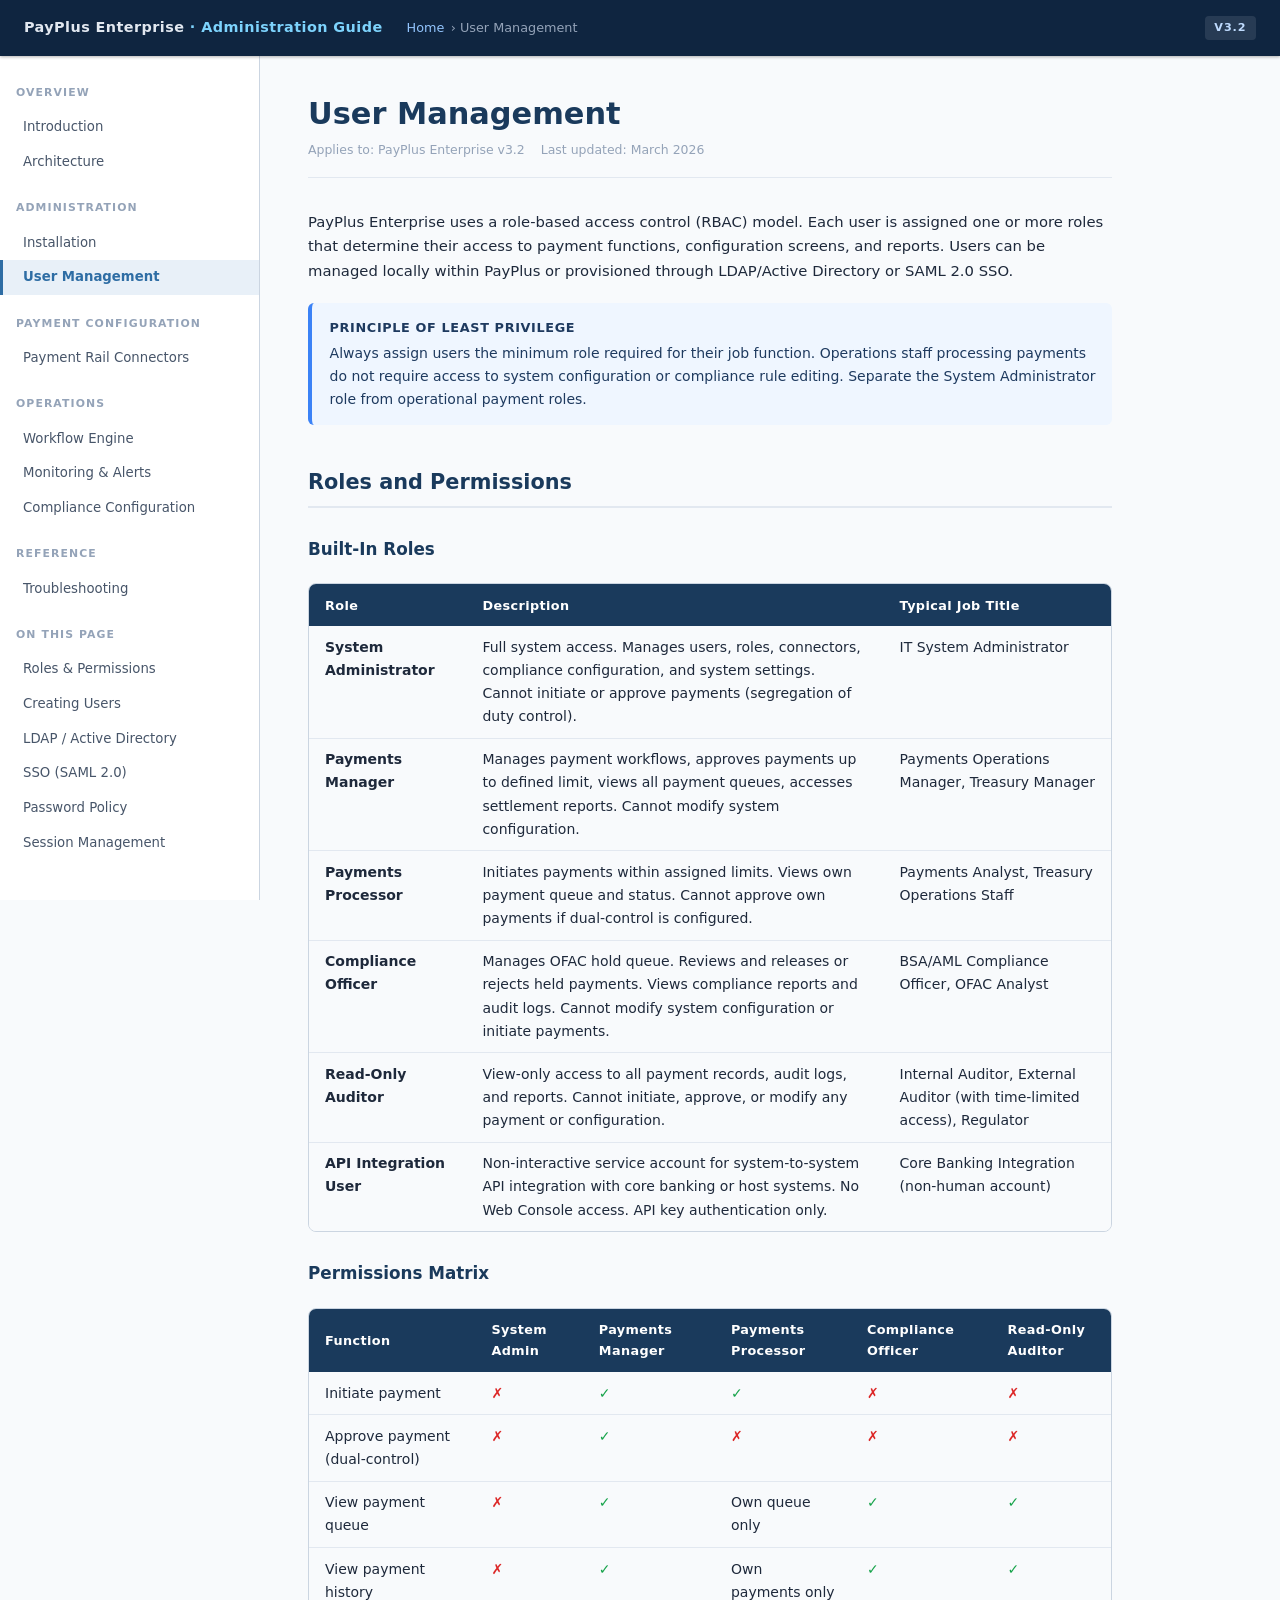
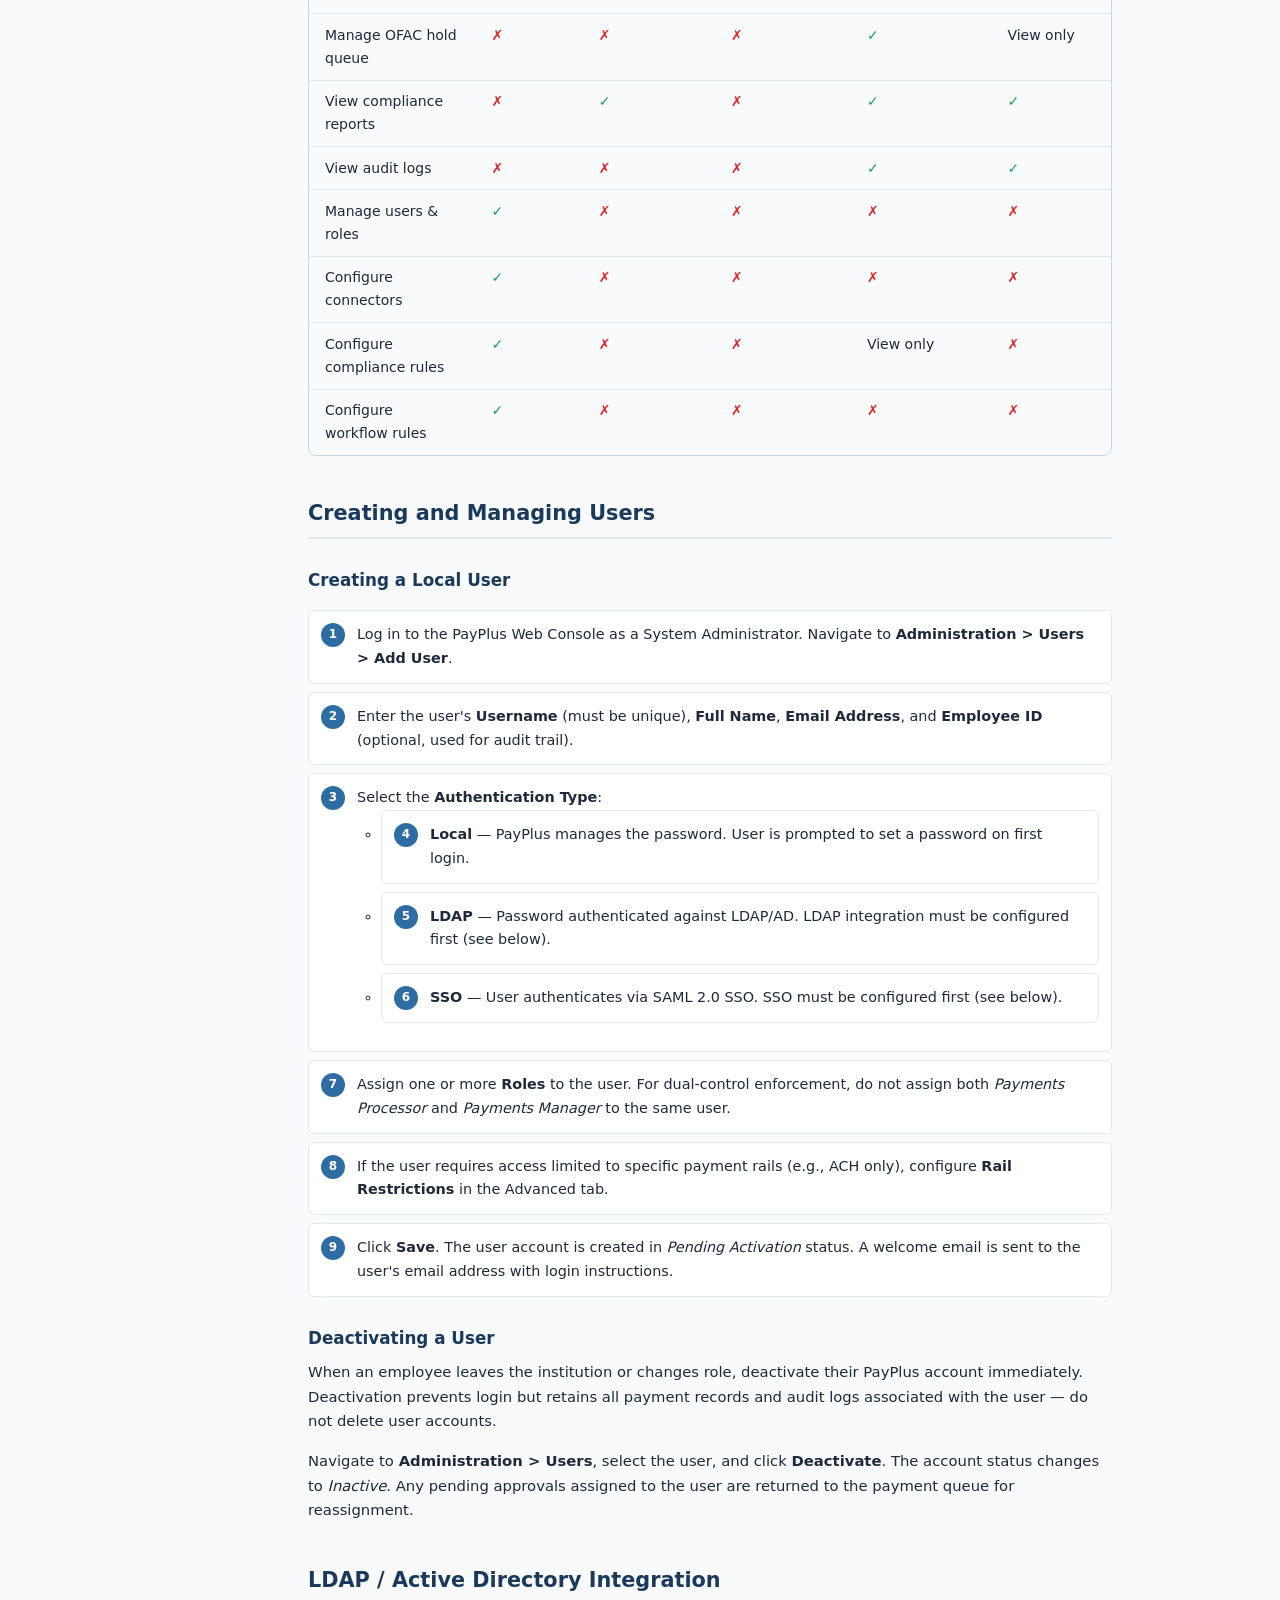
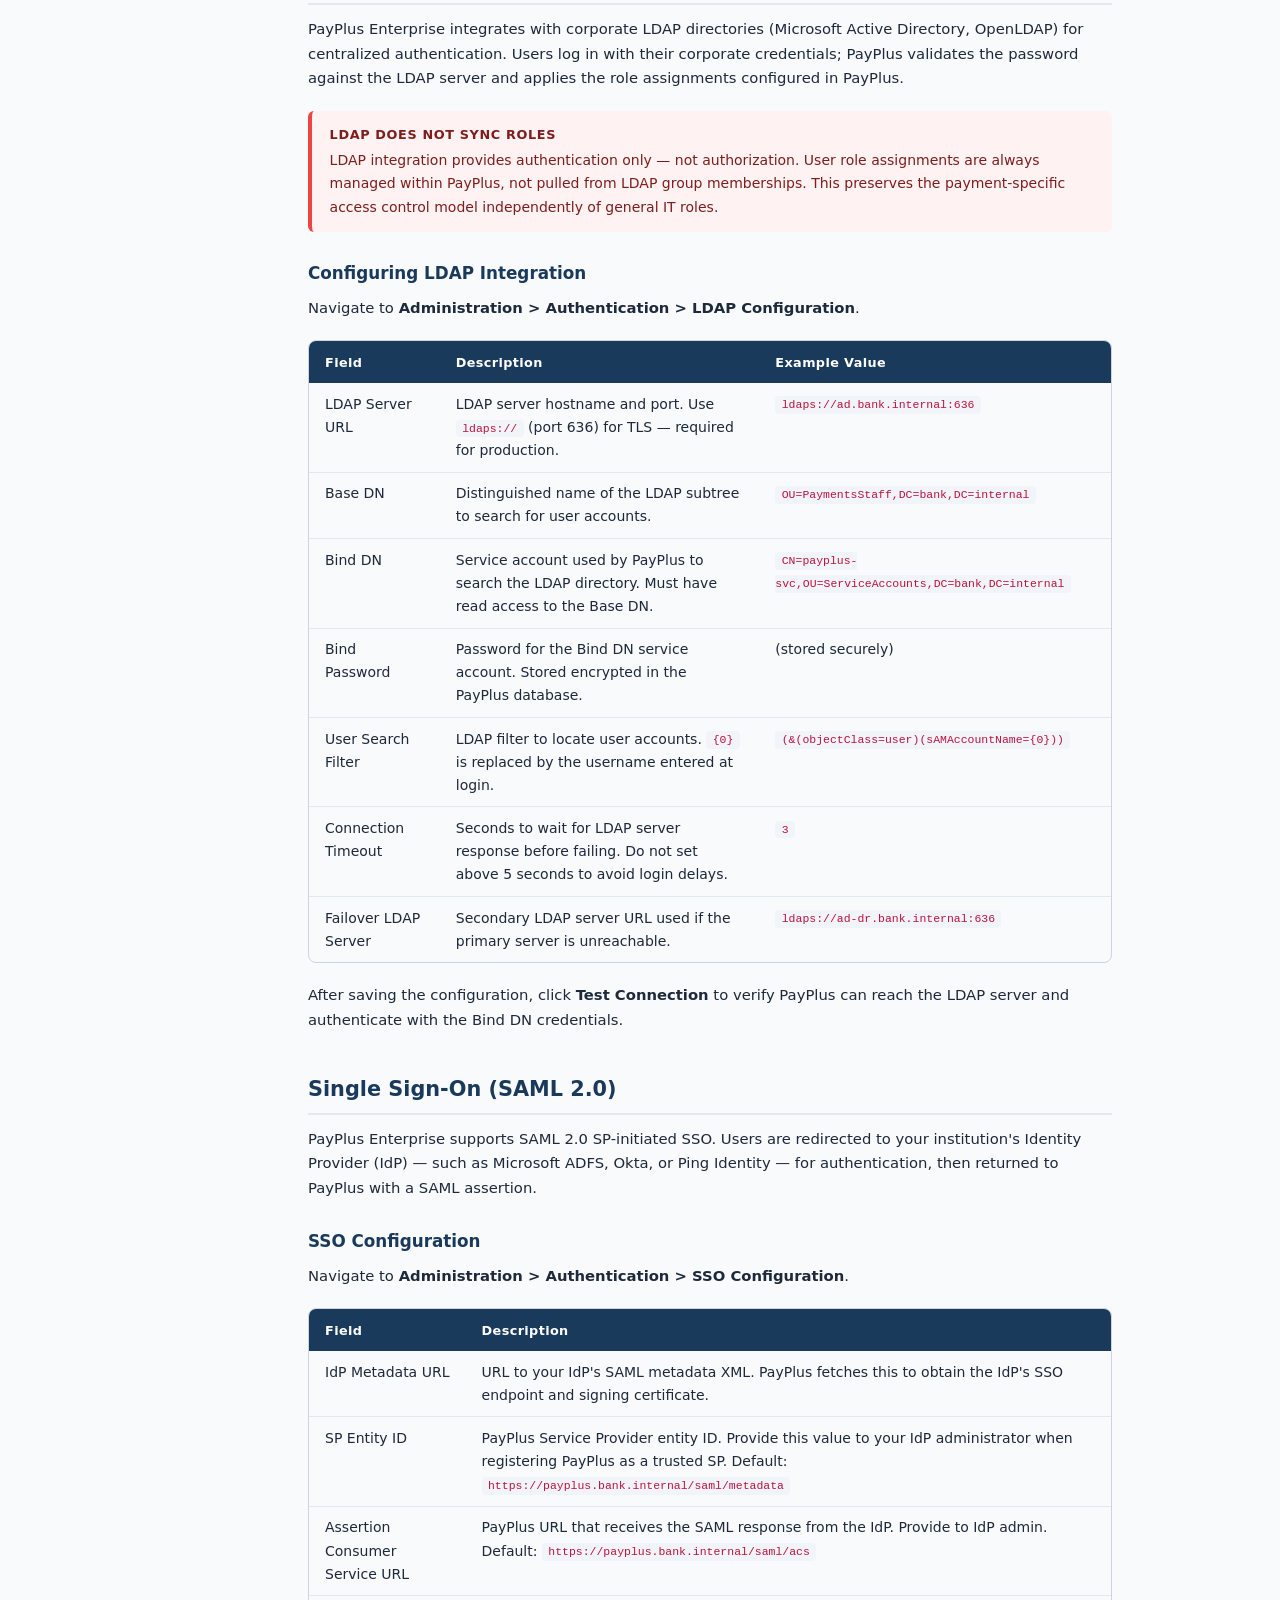
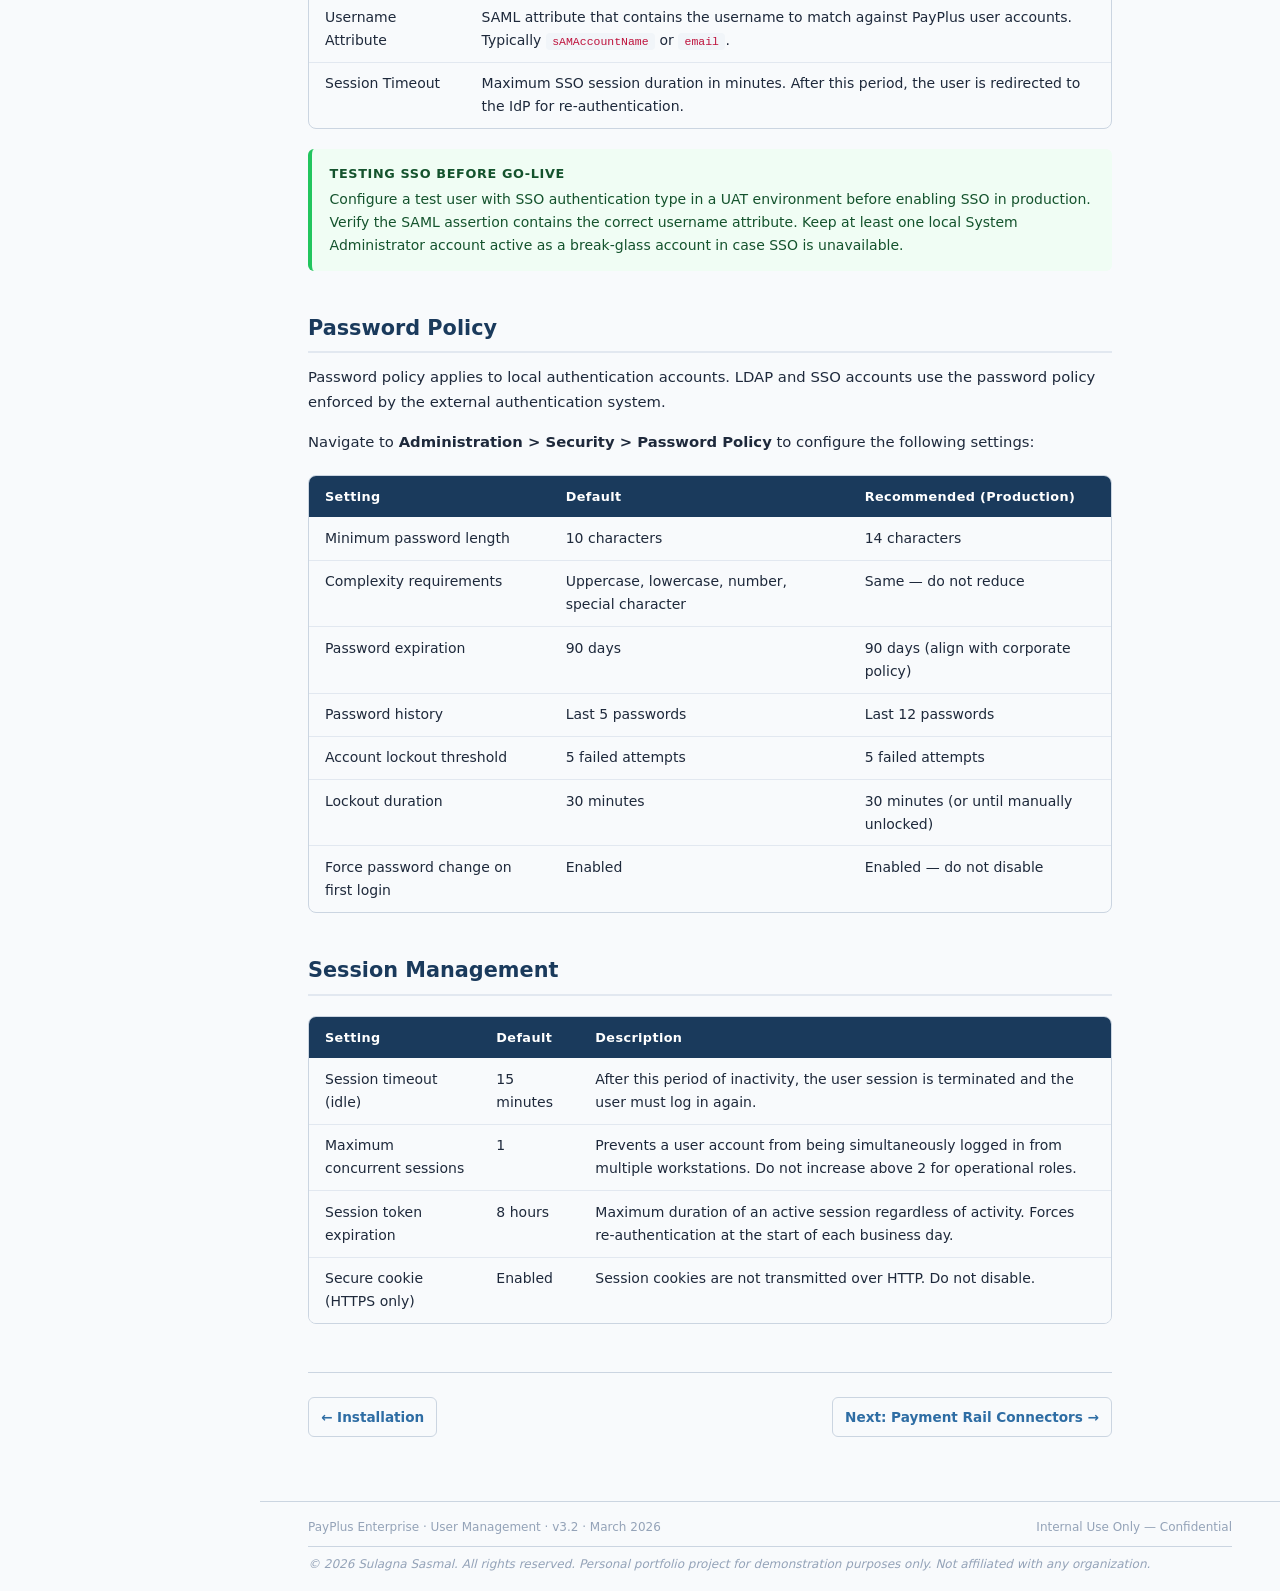
<file: user-management.html>
<!DOCTYPE html>
<html lang="en">
<head>
<meta charset="UTF-8">
<meta name="viewport" content="width=device-width, initial-scale=1.0">
<title>User Management — PayPlus Enterprise Administration Guide</title>
<link rel="stylesheet" href="assets/style.css">
<link rel="icon" href="data:image/svg+xml,<svg xmlns='http://www.w3.org/2000/svg' viewBox='0 0 100 100'><text y='.9em' font-size='90'>⚙️</text></svg>">
</head>
<body>

<header class="site-header">
  <a class="header-brand" href="index.html">PayPlus Enterprise <span>· Administration Guide</span></a>
  <div class="header-breadcrumb"><a href="index.html">Home</a> › User Management</div>
  <span class="header-rail-badge">v3.2</span>
</header>

<nav class="sidebar">
  <div class="nav-section">Overview</div>
  <a href="index.html">Introduction</a>
  <a href="index.html#architecture">Architecture</a>
  <div class="nav-section">Administration</div>
  <a href="installation.html">Installation</a>
  <a href="user-management.html" class="active">User Management</a>
  <div class="nav-section">Payment Configuration</div>
  <a href="payment-rails.html">Payment Rail Connectors</a>
  <div class="nav-section">Operations</div>
  <a href="workflow.html">Workflow Engine</a>
  <a href="monitoring.html">Monitoring &amp; Alerts</a>
  <a href="compliance.html">Compliance Configuration</a>
  <div class="nav-section">Reference</div>
  <a href="troubleshooting.html">Troubleshooting</a>
  <div class="nav-section">On This Page</div>
  <a href="#roles">Roles &amp; Permissions</a>
  <a href="#create-user">Creating Users</a>
  <a href="#ldap">LDAP / Active Directory</a>
  <a href="#sso">SSO (SAML 2.0)</a>
  <a href="#password-policy">Password Policy</a>
  <a href="#session">Session Management</a>
</nav>

<main class="main">

  <h1>User Management</h1>
  <p class="topic-meta">
    <span>Applies to: PayPlus Enterprise v3.2</span>
    <span>Last updated: March 2026</span>
  </p>

  <p>
    PayPlus Enterprise uses a role-based access control (RBAC) model. Each user is assigned one or more roles that determine their access to payment functions, configuration screens, and reports. Users can be managed locally within PayPlus or provisioned through LDAP/Active Directory or SAML 2.0 SSO.
  </p>

  <div class="note">
    <strong>Principle of Least Privilege</strong>
    Always assign users the minimum role required for their job function. Operations staff processing payments do not require access to system configuration or compliance rule editing. Separate the System Administrator role from operational payment roles.
  </div>

  <h2 id="roles">Roles and Permissions</h2>

  <h3>Built-In Roles</h3>
  <div class="table-wrap">
    <table>
      <thead><tr><th>Role</th><th>Description</th><th>Typical Job Title</th></tr></thead>
      <tbody>
        <tr>
          <td><strong>System Administrator</strong></td>
          <td>Full system access. Manages users, roles, connectors, compliance configuration, and system settings. Cannot initiate or approve payments (segregation of duty control).</td>
          <td>IT System Administrator</td>
        </tr>
        <tr>
          <td><strong>Payments Manager</strong></td>
          <td>Manages payment workflows, approves payments up to defined limit, views all payment queues, accesses settlement reports. Cannot modify system configuration.</td>
          <td>Payments Operations Manager, Treasury Manager</td>
        </tr>
        <tr>
          <td><strong>Payments Processor</strong></td>
          <td>Initiates payments within assigned limits. Views own payment queue and status. Cannot approve own payments if dual-control is configured.</td>
          <td>Payments Analyst, Treasury Operations Staff</td>
        </tr>
        <tr>
          <td><strong>Compliance Officer</strong></td>
          <td>Manages OFAC hold queue. Reviews and releases or rejects held payments. Views compliance reports and audit logs. Cannot modify system configuration or initiate payments.</td>
          <td>BSA/AML Compliance Officer, OFAC Analyst</td>
        </tr>
        <tr>
          <td><strong>Read-Only Auditor</strong></td>
          <td>View-only access to all payment records, audit logs, and reports. Cannot initiate, approve, or modify any payment or configuration.</td>
          <td>Internal Auditor, External Auditor (with time-limited access), Regulator</td>
        </tr>
        <tr>
          <td><strong>API Integration User</strong></td>
          <td>Non-interactive service account for system-to-system API integration with core banking or host systems. No Web Console access. API key authentication only.</td>
          <td>Core Banking Integration (non-human account)</td>
        </tr>
      </tbody>
    </table>
  </div>

  <h3>Permissions Matrix</h3>
  <div class="table-wrap">
    <table>
      <thead>
        <tr>
          <th>Function</th>
          <th>System Admin</th>
          <th>Payments Manager</th>
          <th>Payments Processor</th>
          <th>Compliance Officer</th>
          <th>Read-Only Auditor</th>
        </tr>
      </thead>
      <tbody>
        <tr><td>Initiate payment</td><td><span class="perm-cross">✗</span></td><td><span class="perm-check">✓</span></td><td><span class="perm-check">✓</span></td><td><span class="perm-cross">✗</span></td><td><span class="perm-cross">✗</span></td></tr>
        <tr><td>Approve payment (dual-control)</td><td><span class="perm-cross">✗</span></td><td><span class="perm-check">✓</span></td><td><span class="perm-cross">✗</span></td><td><span class="perm-cross">✗</span></td><td><span class="perm-cross">✗</span></td></tr>
        <tr><td>View payment queue</td><td><span class="perm-cross">✗</span></td><td><span class="perm-check">✓</span></td><td>Own queue only</td><td><span class="perm-check">✓</span></td><td><span class="perm-check">✓</span></td></tr>
        <tr><td>View payment history</td><td><span class="perm-cross">✗</span></td><td><span class="perm-check">✓</span></td><td>Own payments only</td><td><span class="perm-check">✓</span></td><td><span class="perm-check">✓</span></td></tr>
        <tr><td>Manage OFAC hold queue</td><td><span class="perm-cross">✗</span></td><td><span class="perm-cross">✗</span></td><td><span class="perm-cross">✗</span></td><td><span class="perm-check">✓</span></td><td>View only</td></tr>
        <tr><td>View compliance reports</td><td><span class="perm-cross">✗</span></td><td><span class="perm-check">✓</span></td><td><span class="perm-cross">✗</span></td><td><span class="perm-check">✓</span></td><td><span class="perm-check">✓</span></td></tr>
        <tr><td>View audit logs</td><td><span class="perm-cross">✗</span></td><td><span class="perm-cross">✗</span></td><td><span class="perm-cross">✗</span></td><td><span class="perm-check">✓</span></td><td><span class="perm-check">✓</span></td></tr>
        <tr><td>Manage users &amp; roles</td><td><span class="perm-check">✓</span></td><td><span class="perm-cross">✗</span></td><td><span class="perm-cross">✗</span></td><td><span class="perm-cross">✗</span></td><td><span class="perm-cross">✗</span></td></tr>
        <tr><td>Configure connectors</td><td><span class="perm-check">✓</span></td><td><span class="perm-cross">✗</span></td><td><span class="perm-cross">✗</span></td><td><span class="perm-cross">✗</span></td><td><span class="perm-cross">✗</span></td></tr>
        <tr><td>Configure compliance rules</td><td><span class="perm-check">✓</span></td><td><span class="perm-cross">✗</span></td><td><span class="perm-cross">✗</span></td><td>View only</td><td><span class="perm-cross">✗</span></td></tr>
        <tr><td>Configure workflow rules</td><td><span class="perm-check">✓</span></td><td><span class="perm-cross">✗</span></td><td><span class="perm-cross">✗</span></td><td><span class="perm-cross">✗</span></td><td><span class="perm-cross">✗</span></td></tr>
      </tbody>
    </table>
  </div>

  <h2 id="create-user">Creating and Managing Users</h2>

  <h3>Creating a Local User</h3>
  <ol class="step-list">
    <li>Log in to the PayPlus Web Console as a System Administrator. Navigate to <strong>Administration &gt; Users &gt; Add User</strong>.</li>
    <li>Enter the user's <strong>Username</strong> (must be unique), <strong>Full Name</strong>, <strong>Email Address</strong>, and <strong>Employee ID</strong> (optional, used for audit trail).</li>
    <li>Select the <strong>Authentication Type</strong>:
      <ul>
        <li><strong>Local</strong> — PayPlus manages the password. User is prompted to set a password on first login.</li>
        <li><strong>LDAP</strong> — Password authenticated against LDAP/AD. LDAP integration must be configured first (see below).</li>
        <li><strong>SSO</strong> — User authenticates via SAML 2.0 SSO. SSO must be configured first (see below).</li>
      </ul>
    </li>
    <li>Assign one or more <strong>Roles</strong> to the user. For dual-control enforcement, do not assign both <em>Payments Processor</em> and <em>Payments Manager</em> to the same user.</li>
    <li>If the user requires access limited to specific payment rails (e.g., ACH only), configure <strong>Rail Restrictions</strong> in the Advanced tab.</li>
    <li>Click <strong>Save</strong>. The user account is created in <em>Pending Activation</em> status. A welcome email is sent to the user's email address with login instructions.</li>
  </ol>

  <h3>Deactivating a User</h3>
  <p>
    When an employee leaves the institution or changes role, deactivate their PayPlus account immediately. Deactivation prevents login but retains all payment records and audit logs associated with the user — do not delete user accounts.
  </p>
  <p>Navigate to <strong>Administration &gt; Users</strong>, select the user, and click <strong>Deactivate</strong>. The account status changes to <em>Inactive</em>. Any pending approvals assigned to the user are returned to the payment queue for reassignment.
  </p>

  <h2 id="ldap">LDAP / Active Directory Integration</h2>
  <p>
    PayPlus Enterprise integrates with corporate LDAP directories (Microsoft Active Directory, OpenLDAP) for centralized authentication. Users log in with their corporate credentials; PayPlus validates the password against the LDAP server and applies the role assignments configured in PayPlus.
  </p>

  <div class="important">
    <strong>LDAP Does Not Sync Roles</strong>
    LDAP integration provides authentication only — not authorization. User role assignments are always managed within PayPlus, not pulled from LDAP group memberships. This preserves the payment-specific access control model independently of general IT roles.
  </div>

  <h3>Configuring LDAP Integration</h3>
  <p>Navigate to <strong>Administration &gt; Authentication &gt; LDAP Configuration</strong>.</p>

  <div class="table-wrap">
    <table>
      <thead><tr><th>Field</th><th>Description</th><th>Example Value</th></tr></thead>
      <tbody>
        <tr><td>LDAP Server URL</td><td>LDAP server hostname and port. Use <code>ldaps://</code> (port 636) for TLS — required for production.</td><td><code>ldaps://ad.bank.internal:636</code></td></tr>
        <tr><td>Base DN</td><td>Distinguished name of the LDAP subtree to search for user accounts.</td><td><code>OU=PaymentsStaff,DC=bank,DC=internal</code></td></tr>
        <tr><td>Bind DN</td><td>Service account used by PayPlus to search the LDAP directory. Must have read access to the Base DN.</td><td><code>CN=payplus-svc,OU=ServiceAccounts,DC=bank,DC=internal</code></td></tr>
        <tr><td>Bind Password</td><td>Password for the Bind DN service account. Stored encrypted in the PayPlus database.</td><td>(stored securely)</td></tr>
        <tr><td>User Search Filter</td><td>LDAP filter to locate user accounts. <code>{0}</code> is replaced by the username entered at login.</td><td><code>(&amp;(objectClass=user)(sAMAccountName={0}))</code></td></tr>
        <tr><td>Connection Timeout</td><td>Seconds to wait for LDAP server response before failing. Do not set above 5 seconds to avoid login delays.</td><td><code>3</code></td></tr>
        <tr><td>Failover LDAP Server</td><td>Secondary LDAP server URL used if the primary server is unreachable.</td><td><code>ldaps://ad-dr.bank.internal:636</code></td></tr>
      </tbody>
    </table>
  </div>

  <p>After saving the configuration, click <strong>Test Connection</strong> to verify PayPlus can reach the LDAP server and authenticate with the Bind DN credentials.</p>

  <h2 id="sso">Single Sign-On (SAML 2.0)</h2>
  <p>
    PayPlus Enterprise supports SAML 2.0 SP-initiated SSO. Users are redirected to your institution's Identity Provider (IdP) — such as Microsoft ADFS, Okta, or Ping Identity — for authentication, then returned to PayPlus with a SAML assertion.
  </p>

  <h3>SSO Configuration</h3>
  <p>Navigate to <strong>Administration &gt; Authentication &gt; SSO Configuration</strong>.</p>

  <div class="table-wrap">
    <table>
      <thead><tr><th>Field</th><th>Description</th></tr></thead>
      <tbody>
        <tr><td>IdP Metadata URL</td><td>URL to your IdP's SAML metadata XML. PayPlus fetches this to obtain the IdP's SSO endpoint and signing certificate.</td></tr>
        <tr><td>SP Entity ID</td><td>PayPlus Service Provider entity ID. Provide this value to your IdP administrator when registering PayPlus as a trusted SP. Default: <code>https://payplus.bank.internal/saml/metadata</code></td></tr>
        <tr><td>Assertion Consumer Service URL</td><td>PayPlus URL that receives the SAML response from the IdP. Provide to IdP admin. Default: <code>https://payplus.bank.internal/saml/acs</code></td></tr>
        <tr><td>Username Attribute</td><td>SAML attribute that contains the username to match against PayPlus user accounts. Typically <code>sAMAccountName</code> or <code>email</code>.</td></tr>
        <tr><td>Session Timeout</td><td>Maximum SSO session duration in minutes. After this period, the user is redirected to the IdP for re-authentication.</td></tr>
      </tbody>
    </table>
  </div>

  <div class="tip">
    <strong>Testing SSO Before Go-Live</strong>
    Configure a test user with SSO authentication type in a UAT environment before enabling SSO in production. Verify the SAML assertion contains the correct username attribute. Keep at least one local System Administrator account active as a break-glass account in case SSO is unavailable.
  </div>

  <h2 id="password-policy">Password Policy</h2>
  <p>
    Password policy applies to local authentication accounts. LDAP and SSO accounts use the password policy enforced by the external authentication system.
  </p>
  <p>Navigate to <strong>Administration &gt; Security &gt; Password Policy</strong> to configure the following settings:</p>

  <div class="table-wrap">
    <table>
      <thead><tr><th>Setting</th><th>Default</th><th>Recommended (Production)</th></tr></thead>
      <tbody>
        <tr><td>Minimum password length</td><td>10 characters</td><td>14 characters</td></tr>
        <tr><td>Complexity requirements</td><td>Uppercase, lowercase, number, special character</td><td>Same — do not reduce</td></tr>
        <tr><td>Password expiration</td><td>90 days</td><td>90 days (align with corporate policy)</td></tr>
        <tr><td>Password history</td><td>Last 5 passwords</td><td>Last 12 passwords</td></tr>
        <tr><td>Account lockout threshold</td><td>5 failed attempts</td><td>5 failed attempts</td></tr>
        <tr><td>Lockout duration</td><td>30 minutes</td><td>30 minutes (or until manually unlocked)</td></tr>
        <tr><td>Force password change on first login</td><td>Enabled</td><td>Enabled — do not disable</td></tr>
      </tbody>
    </table>
  </div>

  <h2 id="session">Session Management</h2>

  <div class="table-wrap">
    <table>
      <thead><tr><th>Setting</th><th>Default</th><th>Description</th></tr></thead>
      <tbody>
        <tr><td>Session timeout (idle)</td><td>15 minutes</td><td>After this period of inactivity, the user session is terminated and the user must log in again.</td></tr>
        <tr><td>Maximum concurrent sessions</td><td>1</td><td>Prevents a user account from being simultaneously logged in from multiple workstations. Do not increase above 2 for operational roles.</td></tr>
        <tr><td>Session token expiration</td><td>8 hours</td><td>Maximum duration of an active session regardless of activity. Forces re-authentication at the start of each business day.</td></tr>
        <tr><td>Secure cookie (HTTPS only)</td><td>Enabled</td><td>Session cookies are not transmitted over HTTP. Do not disable.</td></tr>
      </tbody>
    </table>
  </div>

  <div class="doc-nav">
    <a href="installation.html">← Installation</a>
    <a href="payment-rails.html">Next: Payment Rail Connectors →</a>
  </div>

</main>

<footer class="site-footer">
  <span>PayPlus Enterprise · User Management · v3.2 · March 2026</span>
  <span>Internal Use Only — Confidential</span>
  <span class="copyright">&copy; 2026 Sulagna Sasmal. All rights reserved. Personal portfolio project for demonstration purposes only. Not affiliated with any organization.</span>
</footer>

</body>
</html>
</file>
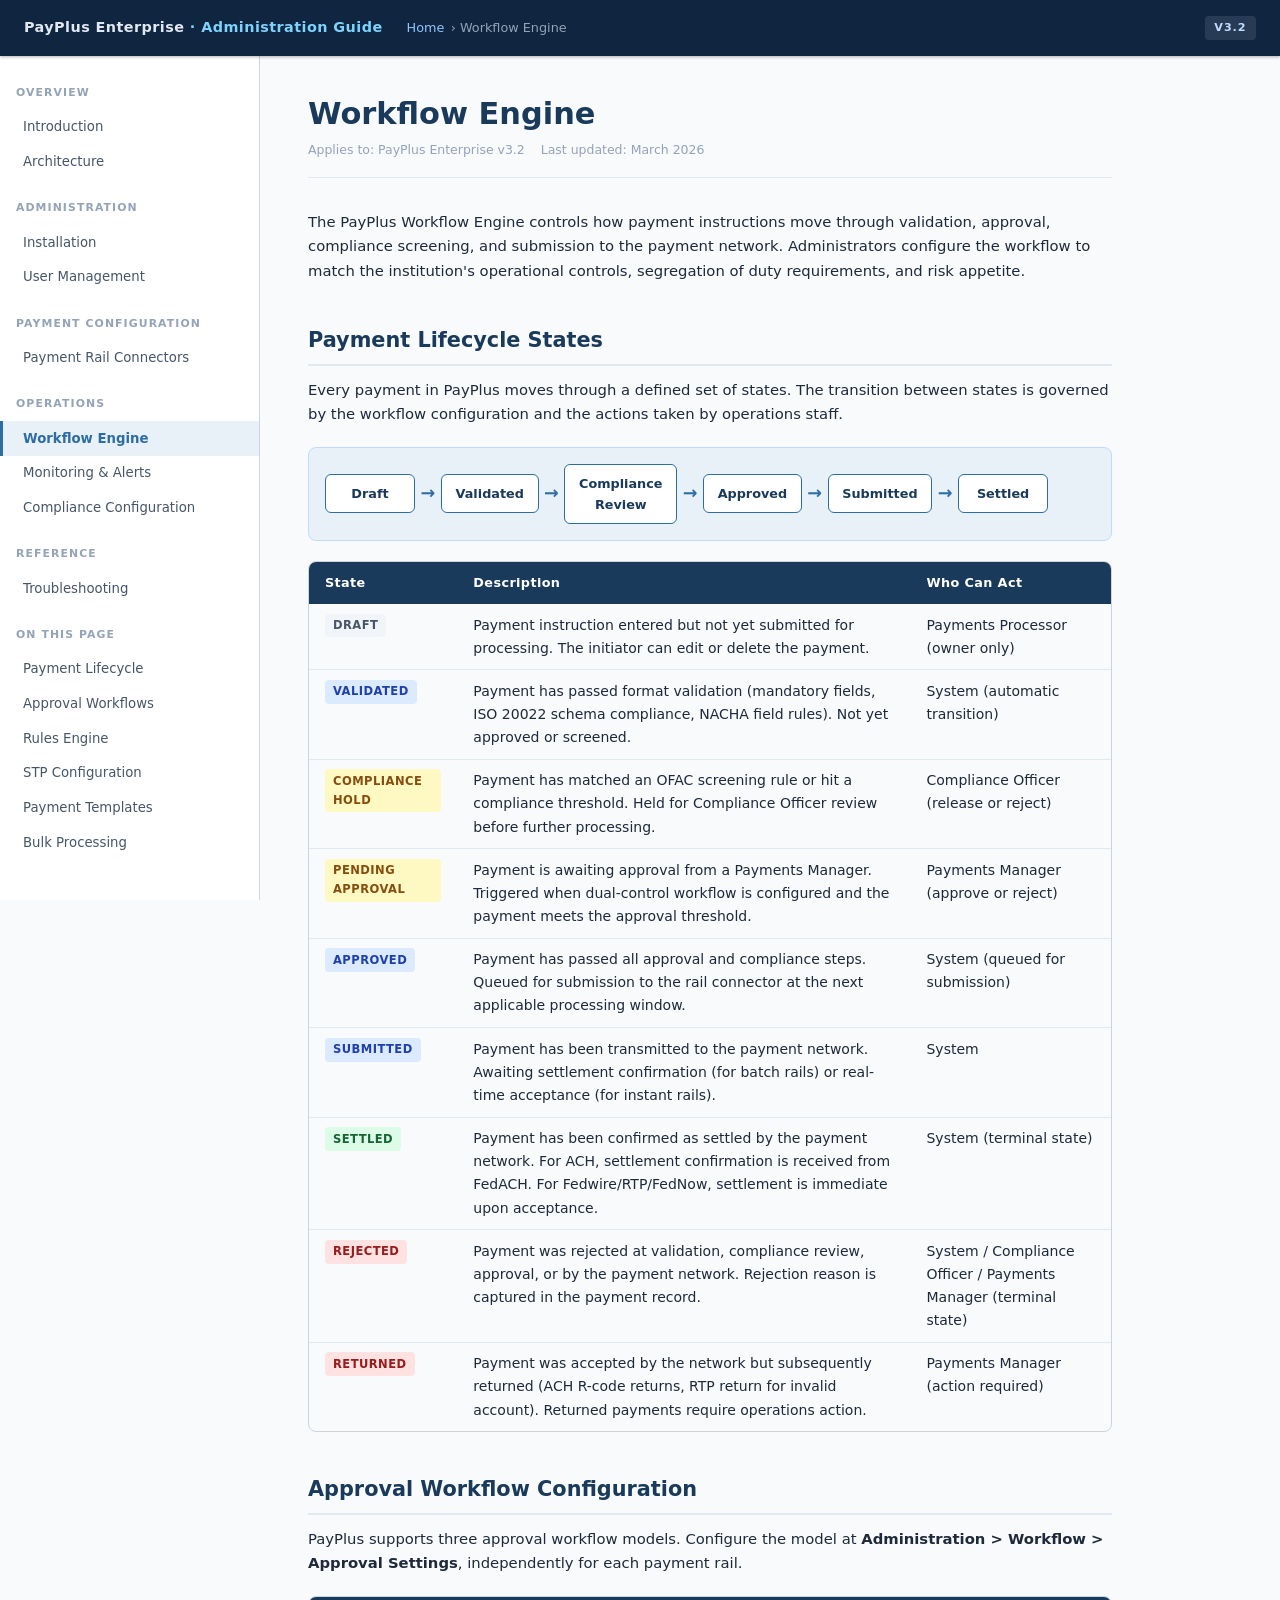
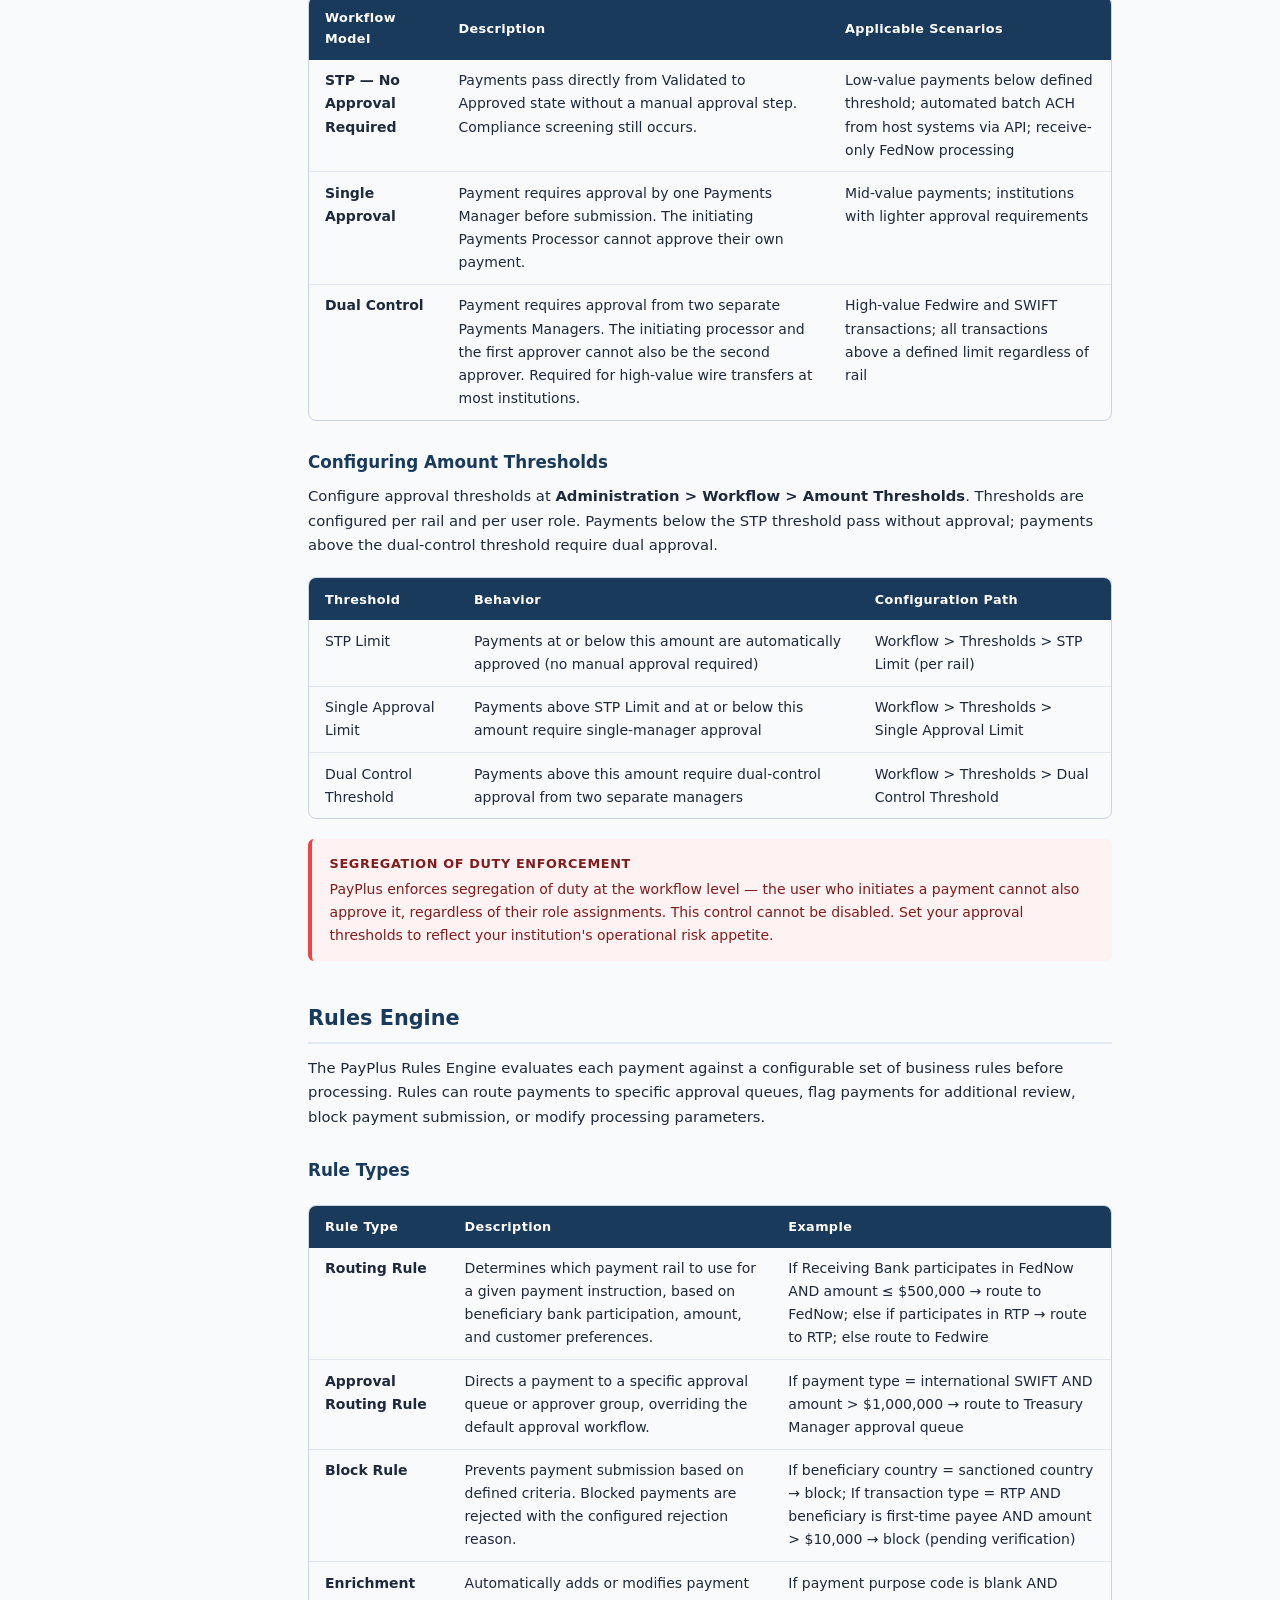
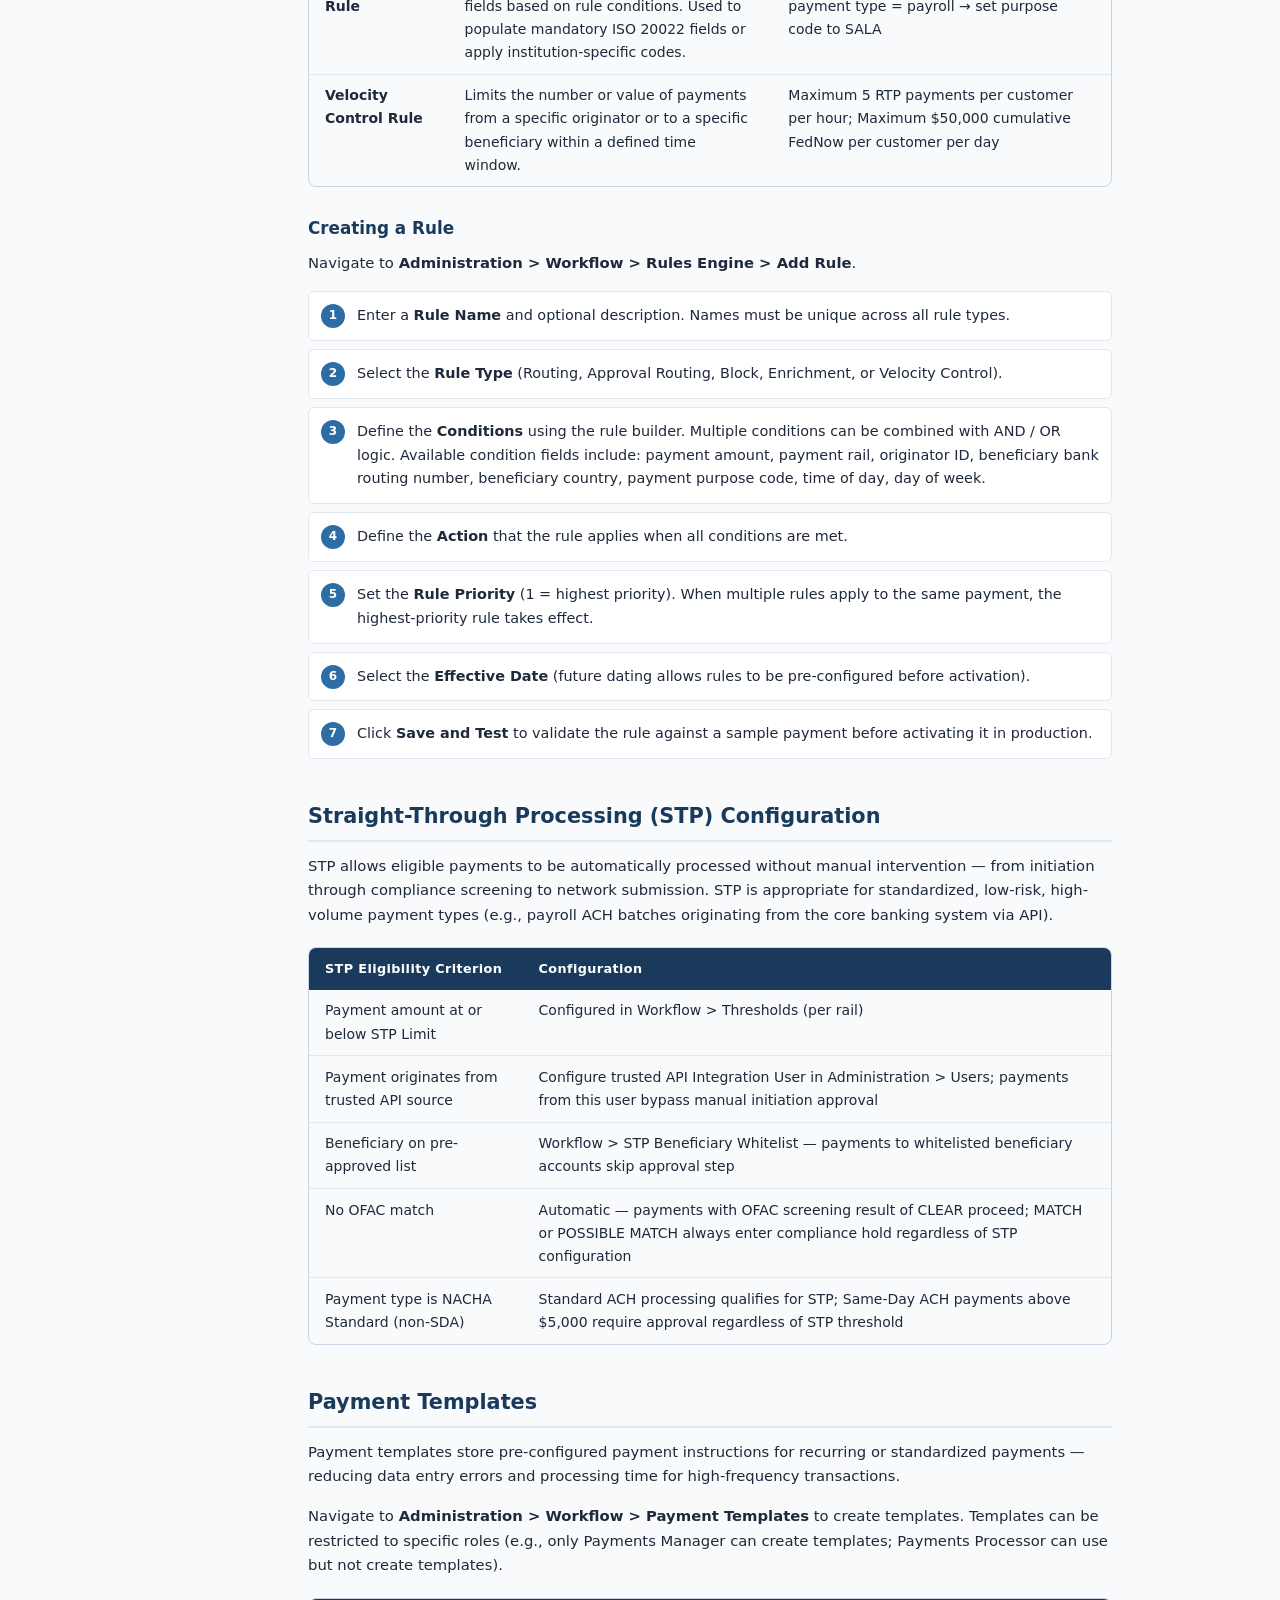
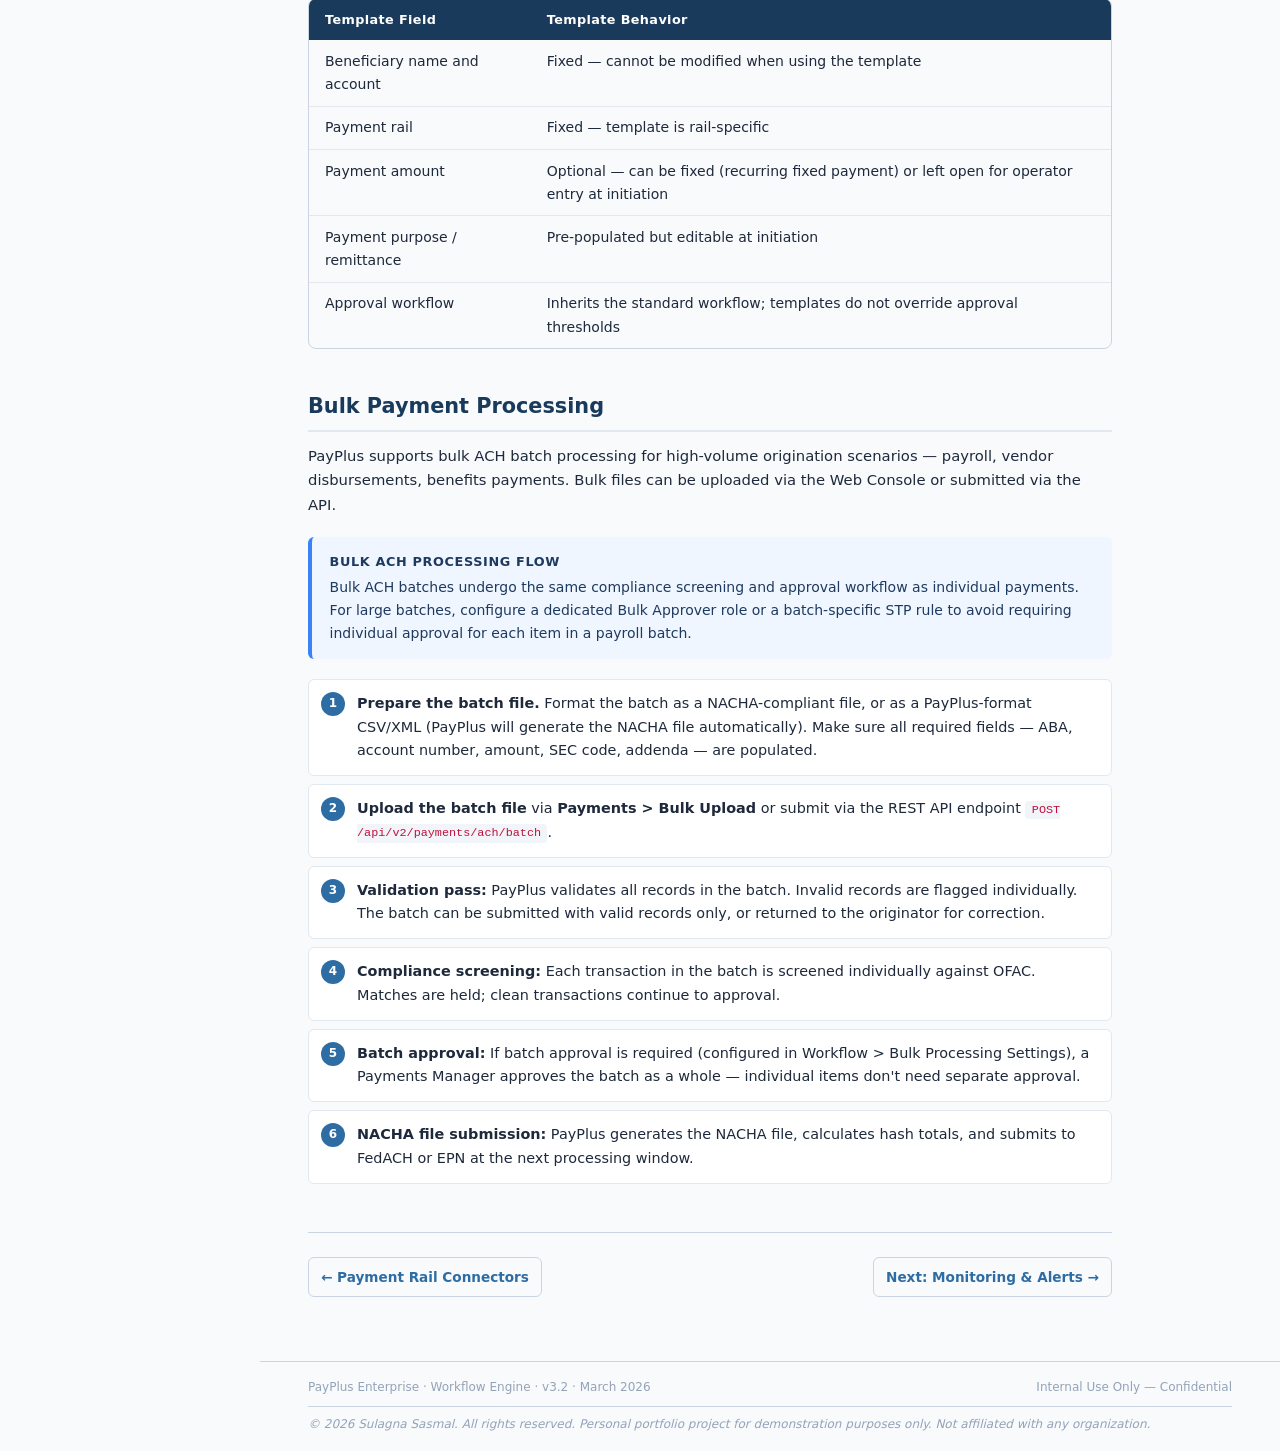
<file: workflow.html>
<!DOCTYPE html>
<html lang="en">
<head>
<meta charset="UTF-8">
<meta name="viewport" content="width=device-width, initial-scale=1.0">
<title>Workflow Engine — PayPlus Enterprise Administration Guide</title>
<link rel="stylesheet" href="assets/style.css">
<link rel="icon" href="data:image/svg+xml,<svg xmlns='http://www.w3.org/2000/svg' viewBox='0 0 100 100'><text y='.9em' font-size='90'>⚙️</text></svg>">
</head>
<body>

<header class="site-header">
  <a class="header-brand" href="index.html">PayPlus Enterprise <span>· Administration Guide</span></a>
  <div class="header-breadcrumb"><a href="index.html">Home</a> › Workflow Engine</div>
  <span class="header-rail-badge">v3.2</span>
</header>

<nav class="sidebar">
  <div class="nav-section">Overview</div>
  <a href="index.html">Introduction</a>
  <a href="index.html#architecture">Architecture</a>
  <div class="nav-section">Administration</div>
  <a href="installation.html">Installation</a>
  <a href="user-management.html">User Management</a>
  <div class="nav-section">Payment Configuration</div>
  <a href="payment-rails.html">Payment Rail Connectors</a>
  <div class="nav-section">Operations</div>
  <a href="workflow.html" class="active">Workflow Engine</a>
  <a href="monitoring.html">Monitoring &amp; Alerts</a>
  <a href="compliance.html">Compliance Configuration</a>
  <div class="nav-section">Reference</div>
  <a href="troubleshooting.html">Troubleshooting</a>
  <div class="nav-section">On This Page</div>
  <a href="#lifecycle">Payment Lifecycle</a>
  <a href="#approval-workflows">Approval Workflows</a>
  <a href="#rules-engine">Rules Engine</a>
  <a href="#stp">STP Configuration</a>
  <a href="#templates">Payment Templates</a>
  <a href="#bulk">Bulk Processing</a>
</nav>

<main class="main">

  <h1>Workflow Engine</h1>
  <p class="topic-meta">
    <span>Applies to: PayPlus Enterprise v3.2</span>
    <span>Last updated: March 2026</span>
  </p>

  <p>
    The PayPlus Workflow Engine controls how payment instructions move through validation, approval, compliance screening, and submission to the payment network. Administrators configure the workflow to match the institution's operational controls, segregation of duty requirements, and risk appetite.
  </p>

  <h2 id="lifecycle">Payment Lifecycle States</h2>
  <p>Every payment in PayPlus moves through a defined set of states. The transition between states is governed by the workflow configuration and the actions taken by operations staff.</p>

  <div class="flow-diagram">
    <div class="flow-box">Draft</div>
    <div class="flow-arrow">→</div>
    <div class="flow-box">Validated</div>
    <div class="flow-arrow">→</div>
    <div class="flow-box">Compliance<br>Review</div>
    <div class="flow-arrow">→</div>
    <div class="flow-box">Approved</div>
    <div class="flow-arrow">→</div>
    <div class="flow-box">Submitted</div>
    <div class="flow-arrow">→</div>
    <div class="flow-box">Settled</div>
  </div>

  <div class="table-wrap">
    <table>
      <thead><tr><th>State</th><th>Description</th><th>Who Can Act</th></tr></thead>
      <tbody>
        <tr>
          <td><span class="badge badge-gray">Draft</span></td>
          <td>Payment instruction entered but not yet submitted for processing. The initiator can edit or delete the payment.</td>
          <td>Payments Processor (owner only)</td>
        </tr>
        <tr>
          <td><span class="badge badge-blue">Validated</span></td>
          <td>Payment has passed format validation (mandatory fields, ISO 20022 schema compliance, NACHA field rules). Not yet approved or screened.</td>
          <td>System (automatic transition)</td>
        </tr>
        <tr>
          <td><span class="badge badge-yellow">Compliance Hold</span></td>
          <td>Payment has matched an OFAC screening rule or hit a compliance threshold. Held for Compliance Officer review before further processing.</td>
          <td>Compliance Officer (release or reject)</td>
        </tr>
        <tr>
          <td><span class="badge badge-yellow">Pending Approval</span></td>
          <td>Payment is awaiting approval from a Payments Manager. Triggered when dual-control workflow is configured and the payment meets the approval threshold.</td>
          <td>Payments Manager (approve or reject)</td>
        </tr>
        <tr>
          <td><span class="badge badge-blue">Approved</span></td>
          <td>Payment has passed all approval and compliance steps. Queued for submission to the rail connector at the next applicable processing window.</td>
          <td>System (queued for submission)</td>
        </tr>
        <tr>
          <td><span class="badge badge-blue">Submitted</span></td>
          <td>Payment has been transmitted to the payment network. Awaiting settlement confirmation (for batch rails) or real-time acceptance (for instant rails).</td>
          <td>System</td>
        </tr>
        <tr>
          <td><span class="badge badge-green">Settled</span></td>
          <td>Payment has been confirmed as settled by the payment network. For ACH, settlement confirmation is received from FedACH. For Fedwire/RTP/FedNow, settlement is immediate upon acceptance.</td>
          <td>System (terminal state)</td>
        </tr>
        <tr>
          <td><span class="badge badge-red">Rejected</span></td>
          <td>Payment was rejected at validation, compliance review, approval, or by the payment network. Rejection reason is captured in the payment record.</td>
          <td>System / Compliance Officer / Payments Manager (terminal state)</td>
        </tr>
        <tr>
          <td><span class="badge badge-red">Returned</span></td>
          <td>Payment was accepted by the network but subsequently returned (ACH R-code returns, RTP return for invalid account). Returned payments require operations action.</td>
          <td>Payments Manager (action required)</td>
        </tr>
      </tbody>
    </table>
  </div>

  <h2 id="approval-workflows">Approval Workflow Configuration</h2>
  <p>
    PayPlus supports three approval workflow models. Configure the model at <strong>Administration &gt; Workflow &gt; Approval Settings</strong>, independently for each payment rail.
  </p>

  <div class="table-wrap">
    <table>
      <thead><tr><th>Workflow Model</th><th>Description</th><th>Applicable Scenarios</th></tr></thead>
      <tbody>
        <tr>
          <td><strong>STP — No Approval Required</strong></td>
          <td>Payments pass directly from Validated to Approved state without a manual approval step. Compliance screening still occurs.</td>
          <td>Low-value payments below defined threshold; automated batch ACH from host systems via API; receive-only FedNow processing</td>
        </tr>
        <tr>
          <td><strong>Single Approval</strong></td>
          <td>Payment requires approval by one Payments Manager before submission. The initiating Payments Processor cannot approve their own payment.</td>
          <td>Mid-value payments; institutions with lighter approval requirements</td>
        </tr>
        <tr>
          <td><strong>Dual Control</strong></td>
          <td>Payment requires approval from two separate Payments Managers. The initiating processor and the first approver cannot also be the second approver. Required for high-value wire transfers at most institutions.</td>
          <td>High-value Fedwire and SWIFT transactions; all transactions above a defined limit regardless of rail</td>
        </tr>
      </tbody>
    </table>
  </div>

  <h3>Configuring Amount Thresholds</h3>
  <p>Configure approval thresholds at <strong>Administration &gt; Workflow &gt; Amount Thresholds</strong>. Thresholds are configured per rail and per user role. Payments below the STP threshold pass without approval; payments above the dual-control threshold require dual approval.</p>

  <div class="table-wrap">
    <table>
      <thead><tr><th>Threshold</th><th>Behavior</th><th>Configuration Path</th></tr></thead>
      <tbody>
        <tr><td>STP Limit</td><td>Payments at or below this amount are automatically approved (no manual approval required)</td><td>Workflow &gt; Thresholds &gt; STP Limit (per rail)</td></tr>
        <tr><td>Single Approval Limit</td><td>Payments above STP Limit and at or below this amount require single-manager approval</td><td>Workflow &gt; Thresholds &gt; Single Approval Limit</td></tr>
        <tr><td>Dual Control Threshold</td><td>Payments above this amount require dual-control approval from two separate managers</td><td>Workflow &gt; Thresholds &gt; Dual Control Threshold</td></tr>
      </tbody>
    </table>
  </div>

  <div class="important">
    <strong>Segregation of Duty Enforcement</strong>
    PayPlus enforces segregation of duty at the workflow level — the user who initiates a payment cannot also approve it, regardless of their role assignments. This control cannot be disabled. Set your approval thresholds to reflect your institution's operational risk appetite.
  </div>

  <h2 id="rules-engine">Rules Engine</h2>
  <p>
    The PayPlus Rules Engine evaluates each payment against a configurable set of business rules before processing. Rules can route payments to specific approval queues, flag payments for additional review, block payment submission, or modify processing parameters.
  </p>

  <h3>Rule Types</h3>
  <div class="table-wrap">
    <table>
      <thead><tr><th>Rule Type</th><th>Description</th><th>Example</th></tr></thead>
      <tbody>
        <tr>
          <td><strong>Routing Rule</strong></td>
          <td>Determines which payment rail to use for a given payment instruction, based on beneficiary bank participation, amount, and customer preferences.</td>
          <td>If Receiving Bank participates in FedNow AND amount ≤ $500,000 → route to FedNow; else if participates in RTP → route to RTP; else route to Fedwire</td>
        </tr>
        <tr>
          <td><strong>Approval Routing Rule</strong></td>
          <td>Directs a payment to a specific approval queue or approver group, overriding the default approval workflow.</td>
          <td>If payment type = international SWIFT AND amount &gt; $1,000,000 → route to Treasury Manager approval queue</td>
        </tr>
        <tr>
          <td><strong>Block Rule</strong></td>
          <td>Prevents payment submission based on defined criteria. Blocked payments are rejected with the configured rejection reason.</td>
          <td>If beneficiary country = sanctioned country → block; If transaction type = RTP AND beneficiary is first-time payee AND amount &gt; $10,000 → block (pending verification)</td>
        </tr>
        <tr>
          <td><strong>Enrichment Rule</strong></td>
          <td>Automatically adds or modifies payment fields based on rule conditions. Used to populate mandatory ISO 20022 fields or apply institution-specific codes.</td>
          <td>If payment purpose code is blank AND payment type = payroll → set purpose code to SALA</td>
        </tr>
        <tr>
          <td><strong>Velocity Control Rule</strong></td>
          <td>Limits the number or value of payments from a specific originator or to a specific beneficiary within a defined time window.</td>
          <td>Maximum 5 RTP payments per customer per hour; Maximum $50,000 cumulative FedNow per customer per day</td>
        </tr>
      </tbody>
    </table>
  </div>

  <h3>Creating a Rule</h3>
  <p>Navigate to <strong>Administration &gt; Workflow &gt; Rules Engine &gt; Add Rule</strong>.</p>
  <ol class="step-list">
    <li>Enter a <strong>Rule Name</strong> and optional description. Names must be unique across all rule types.</li>
    <li>Select the <strong>Rule Type</strong> (Routing, Approval Routing, Block, Enrichment, or Velocity Control).</li>
    <li>Define the <strong>Conditions</strong> using the rule builder. Multiple conditions can be combined with AND / OR logic. Available condition fields include: payment amount, payment rail, originator ID, beneficiary bank routing number, beneficiary country, payment purpose code, time of day, day of week.</li>
    <li>Define the <strong>Action</strong> that the rule applies when all conditions are met.</li>
    <li>Set the <strong>Rule Priority</strong> (1 = highest priority). When multiple rules apply to the same payment, the highest-priority rule takes effect.</li>
    <li>Select the <strong>Effective Date</strong> (future dating allows rules to be pre-configured before activation).</li>
    <li>Click <strong>Save and Test</strong> to validate the rule against a sample payment before activating it in production.</li>
  </ol>

  <h2 id="stp">Straight-Through Processing (STP) Configuration</h2>
  <p>
    STP allows eligible payments to be automatically processed without manual intervention — from initiation through compliance screening to network submission. STP is appropriate for standardized, low-risk, high-volume payment types (e.g., payroll ACH batches originating from the core banking system via API).
  </p>

  <div class="table-wrap">
    <table>
      <thead><tr><th>STP Eligibility Criterion</th><th>Configuration</th></tr></thead>
      <tbody>
        <tr><td>Payment amount at or below STP Limit</td><td>Configured in Workflow &gt; Thresholds (per rail)</td></tr>
        <tr><td>Payment originates from trusted API source</td><td>Configure trusted API Integration User in Administration &gt; Users; payments from this user bypass manual initiation approval</td></tr>
        <tr><td>Beneficiary on pre-approved list</td><td>Workflow &gt; STP Beneficiary Whitelist — payments to whitelisted beneficiary accounts skip approval step</td></tr>
        <tr><td>No OFAC match</td><td>Automatic — payments with OFAC screening result of CLEAR proceed; MATCH or POSSIBLE MATCH always enter compliance hold regardless of STP configuration</td></tr>
        <tr><td>Payment type is NACHA Standard (non-SDA)</td><td>Standard ACH processing qualifies for STP; Same-Day ACH payments above $5,000 require approval regardless of STP threshold</td></tr>
      </tbody>
    </table>
  </div>

  <h2 id="templates">Payment Templates</h2>
  <p>
    Payment templates store pre-configured payment instructions for recurring or standardized payments — reducing data entry errors and processing time for high-frequency transactions.
  </p>
  <p>
    Navigate to <strong>Administration &gt; Workflow &gt; Payment Templates</strong> to create templates. Templates can be restricted to specific roles (e.g., only Payments Manager can create templates; Payments Processor can use but not create templates).
  </p>

  <div class="table-wrap">
    <table>
      <thead><tr><th>Template Field</th><th>Template Behavior</th></tr></thead>
      <tbody>
        <tr><td>Beneficiary name and account</td><td>Fixed — cannot be modified when using the template</td></tr>
        <tr><td>Payment rail</td><td>Fixed — template is rail-specific</td></tr>
        <tr><td>Payment amount</td><td>Optional — can be fixed (recurring fixed payment) or left open for operator entry at initiation</td></tr>
        <tr><td>Payment purpose / remittance</td><td>Pre-populated but editable at initiation</td></tr>
        <tr><td>Approval workflow</td><td>Inherits the standard workflow; templates do not override approval thresholds</td></tr>
      </tbody>
    </table>
  </div>

  <h2 id="bulk">Bulk Payment Processing</h2>
  <p>
    PayPlus supports bulk ACH batch processing for high-volume origination scenarios — payroll, vendor disbursements, benefits payments. Bulk files can be uploaded via the Web Console or submitted via the API.
  </p>

  <div class="note">
    <strong>Bulk ACH Processing Flow</strong>
    Bulk ACH batches undergo the same compliance screening and approval workflow as individual payments. For large batches, configure a dedicated Bulk Approver role or a batch-specific STP rule to avoid requiring individual approval for each item in a payroll batch.
  </div>

  <ol class="step-list">
    <li><strong>Prepare the batch file.</strong> Format the batch as a NACHA-compliant file, or as a PayPlus-format CSV/XML (PayPlus will generate the NACHA file automatically). Make sure all required fields — ABA, account number, amount, SEC code, addenda — are populated.</li>
    <li><strong>Upload the batch file</strong> via <strong>Payments &gt; Bulk Upload</strong> or submit via the REST API endpoint <code>POST /api/v2/payments/ach/batch</code>.</li>
    <li><strong>Validation pass:</strong> PayPlus validates all records in the batch. Invalid records are flagged individually. The batch can be submitted with valid records only, or returned to the originator for correction.</li>
    <li><strong>Compliance screening:</strong> Each transaction in the batch is screened individually against OFAC. Matches are held; clean transactions continue to approval.</li>
    <li><strong>Batch approval:</strong> If batch approval is required (configured in Workflow &gt; Bulk Processing Settings), a Payments Manager approves the batch as a whole — individual items don't need separate approval.</li>
    <li><strong>NACHA file submission:</strong> PayPlus generates the NACHA file, calculates hash totals, and submits to FedACH or EPN at the next processing window.</li>
  </ol>

  <div class="doc-nav">
    <a href="payment-rails.html">← Payment Rail Connectors</a>
    <a href="monitoring.html">Next: Monitoring &amp; Alerts →</a>
  </div>

</main>

<footer class="site-footer">
  <span>PayPlus Enterprise · Workflow Engine · v3.2 · March 2026</span>
  <span>Internal Use Only — Confidential</span>
  <span class="copyright">&copy; 2026 Sulagna Sasmal. All rights reserved. Personal portfolio project for demonstration purposes only. Not affiliated with any organization.</span>
</footer>

</body>
</html>
</file>
<file: assets/style.css>
/* ============================================================
   PayPlus Enterprise — Administration Guide Stylesheet
   Audience: System Administrators, Bank IT Operations
   Style: Enterprise documentation portal (MadCap Flare-inspired)
   ============================================================ */

:root {
  --primary:       #1a3a5c;
  --primary-dark:  #0f2540;
  --accent:        #2e6da4;
  --accent-light:  #e8f0f8;
  --warning:       #b45309;
  --warning-bg:    #fffbeb;
  --warning-border:#f59e0b;
  --success:       #166534;
  --success-bg:    #f0fdf4;
  --danger:        #991b1b;
  --danger-bg:     #fef2f2;
  --text:          #1e293b;
  --text-secondary:#475569;
  --text-muted:    #94a3b8;
  --border:        #cbd5e1;
  --border-light:  #e2e8f0;
  --bg:            #f8fafc;
  --bg-card:       #ffffff;
  --code-bg:       #f1f5f9;
  --nav-width:     260px;
  --header-h:      56px;
}

*, *::before, *::after { box-sizing: border-box; margin: 0; padding: 0; }
html { font-size: 16px; scroll-behavior: smooth; }
body {
  font-family: 'Segoe UI', system-ui, -apple-system, sans-serif;
  color: var(--text);
  background: var(--bg);
  line-height: 1.65;
}

/* ── HEADER ── */
.site-header {
  position: fixed; top: 0; left: 0; right: 0;
  height: var(--header-h);
  background: var(--primary-dark);
  color: #fff;
  display: flex; align-items: center;
  padding: 0 1.5rem; gap: 1.5rem;
  z-index: 100;
  box-shadow: 0 1px 3px rgba(0,0,0,0.3);
}
.header-brand { font-size: 0.9rem; font-weight: 700; letter-spacing: 0.03em; color: #e2e8f0; text-decoration: none; white-space: nowrap; }
.header-brand span { color: #7dd3fc; }
.header-breadcrumb { font-size: 0.8rem; color: #94a3b8; display: flex; align-items: center; gap: 0.4rem; }
.header-breadcrumb a { color: #93c5fd; text-decoration: none; }
.header-breadcrumb a:hover { text-decoration: underline; }
.header-rail-badge { margin-left: auto; font-size: 0.7rem; font-weight: 600; letter-spacing: 0.08em; text-transform: uppercase; background: rgba(255,255,255,0.1); color: #bfdbfe; padding: 0.2rem 0.6rem; border-radius: 4px; }

/* ── SIDEBAR ── */
.sidebar {
  position: fixed; top: var(--header-h); left: 0; bottom: 0;
  width: var(--nav-width);
  background: var(--bg-card);
  border-right: 1px solid var(--border);
  overflow-y: auto;
  padding: 1.5rem 0 2rem;
  z-index: 90;
}
.nav-section { padding: 0.25rem 1rem 0.5rem; font-size: 0.68rem; font-weight: 700; letter-spacing: 0.1em; text-transform: uppercase; color: var(--text-muted); margin-top: 1rem; }
.nav-section:first-child { margin-top: 0; }
.sidebar a { display: block; padding: 0.4rem 1.25rem; font-size: 0.83rem; color: var(--text-secondary); text-decoration: none; border-left: 3px solid transparent; transition: all 0.15s; }
.sidebar a:hover  { color: var(--accent); background: var(--accent-light); border-left-color: var(--accent); }
.sidebar a.active { color: var(--accent); background: var(--accent-light); border-left-color: var(--accent); font-weight: 600; }

/* ── MAIN ── */
.main { margin-left: var(--nav-width); margin-top: var(--header-h); padding: 2.5rem 3rem 4rem; max-width: 900px; }

/* ── TYPOGRAPHY ── */
h1 { font-size: 1.9rem; font-weight: 700; color: var(--primary); margin-bottom: 0.5rem; line-height: 1.2; }
h2 { font-size: 1.3rem; font-weight: 700; color: var(--primary); margin: 2.5rem 0 0.75rem; padding-bottom: 0.4rem; border-bottom: 2px solid var(--border-light); }
h3 { font-size: 1.05rem; font-weight: 600; color: var(--primary); margin: 1.75rem 0 0.5rem; }
h4 { font-size: 0.92rem; font-weight: 600; color: var(--text); margin: 1.25rem 0 0.35rem; }
p { margin-bottom: 1rem; color: var(--text); font-size: 0.925rem; }
ul, ol { margin-bottom: 1rem; padding-left: 1.5rem; }
li { margin-bottom: 0.35rem; font-size: 0.925rem; color: var(--text); }
a { color: var(--accent); }

/* ── TOPIC META ── */
.topic-meta { font-size: 0.78rem; color: var(--text-muted); margin-bottom: 2rem; padding-bottom: 1rem; border-bottom: 1px solid var(--border-light); display: flex; flex-wrap: wrap; gap: 1rem; }

/* ── ADMONITIONS ── */
.note, .warning, .important, .tip {
  padding: 0.85rem 1rem 0.85rem 1.1rem;
  border-radius: 6px; margin: 1.25rem 0;
  font-size: 0.875rem; border-left: 4px solid;
}
.note      { background: #eff6ff; border-color: #3b82f6; color: #1e3a5f; }
.warning   { background: var(--warning-bg); border-color: var(--warning-border); color: #78350f; }
.important { background: #fef2f2; border-color: #ef4444; color: #7f1d1d; }
.tip       { background: var(--success-bg); border-color: #22c55e; color: #14532d; }
.note strong, .warning strong, .important strong, .tip strong { display: block; margin-bottom: 0.25rem; font-size: 0.8rem; letter-spacing: 0.05em; text-transform: uppercase; }

/* ── TABLES ── */
.table-wrap { overflow-x: auto; margin: 1.25rem 0; border-radius: 8px; border: 1px solid var(--border); }
table { width: 100%; border-collapse: collapse; font-size: 0.875rem; }
thead tr { background: var(--primary); color: #fff; }
thead th { padding: 0.65rem 1rem; text-align: left; font-weight: 600; font-size: 0.8rem; letter-spacing: 0.03em; }
tbody tr { border-bottom: 1px solid var(--border-light); }
tbody tr:last-child { border-bottom: none; }
tbody tr:nth-child(even) { background: var(--bg); }
tbody td { padding: 0.6rem 1rem; vertical-align: top; }
tbody tr:hover { background: var(--accent-light); }

/* ── CODE ── */
code { font-family: 'Consolas', 'Courier New', monospace; font-size: 0.82em; background: var(--code-bg); padding: 0.15rem 0.4rem; border-radius: 4px; color: #be123c; }
pre { background: var(--primary-dark); color: #e2e8f0; padding: 1rem 1.25rem; border-radius: 8px; overflow-x: auto; margin: 1rem 0; font-size: 0.85rem; line-height: 1.6; }
pre code { background: none; color: inherit; padding: 0; }

/* ── STEP LIST ── */
.step-list { list-style: none; padding: 0; counter-reset: steps; margin: 1rem 0; }
.step-list li { counter-increment: steps; padding: 0.75rem 0.75rem 0.75rem 3rem; margin-bottom: 0.5rem; background: var(--bg-card); border: 1px solid var(--border-light); border-radius: 6px; position: relative; font-size: 0.9rem; }
.step-list li::before { content: counter(steps); position: absolute; left: 0.75rem; top: 0.75rem; width: 1.5rem; height: 1.5rem; background: var(--accent); color: #fff; border-radius: 50%; font-size: 0.75rem; font-weight: 700; display: flex; align-items: center; justify-content: center; }

/* ── BADGES ── */
.badge { display: inline-block; padding: 0.15rem 0.5rem; border-radius: 4px; font-size: 0.72rem; font-weight: 600; letter-spacing: 0.04em; text-transform: uppercase; vertical-align: middle; }
.badge-green  { background: #dcfce7; color: #166534; }
.badge-red    { background: #fee2e2; color: #991b1b; }
.badge-yellow { background: #fef9c3; color: #854d0e; }
.badge-blue   { background: #dbeafe; color: #1e40af; }
.badge-gray   { background: #f1f5f9; color: #475569; }
.badge-purple { background: #f3e8ff; color: #6b21a8; }

/* ── FLOW DIAGRAM ── */
.flow-diagram { display: flex; align-items: center; flex-wrap: wrap; gap: 0; margin: 1.25rem 0; padding: 1rem; background: var(--accent-light); border-radius: 8px; border: 1px solid #bfdbfe; }
.flow-box { background: var(--bg-card); border: 1.5px solid var(--accent); border-radius: 6px; padding: 0.5rem 0.85rem; font-size: 0.8rem; font-weight: 600; color: var(--primary); text-align: center; min-width: 90px; }
.flow-arrow { color: var(--accent); font-size: 1.1rem; padding: 0 0.35rem; font-weight: 700; }

/* ── PERMISSIONS GRID ── */
.perm-check { color: #16a34a; font-weight: 700; }
.perm-cross { color: #dc2626; font-weight: 700; }

/* ── CONFIG BLOCK ── */
.config-block { background: #f8fafc; border: 1px solid var(--border); border-radius: 8px; padding: 1rem 1.25rem; margin: 1rem 0; }
.config-block h4 { margin-top: 0; color: var(--accent); font-size: 0.85rem; letter-spacing: 0.04em; text-transform: uppercase; }

/* ── SECTION NAV ── */
.doc-nav { display: flex; justify-content: space-between; margin-top: 3rem; padding-top: 1.5rem; border-top: 1px solid var(--border); }
.doc-nav a { font-size: 0.85rem; font-weight: 600; color: var(--accent); text-decoration: none; padding: 0.5rem 0.75rem; border: 1px solid var(--border); border-radius: 6px; transition: all 0.15s; }
.doc-nav a:hover { background: var(--accent-light); border-color: var(--accent); }

/* ── INDEX GRID ── */
.section-grid { display: grid; grid-template-columns: repeat(3, 1fr); gap: 1rem; margin: 1.5rem 0; }
.section-card { background: var(--bg-card); border: 1px solid var(--border); border-radius: 10px; padding: 1.25rem; text-decoration: none; display: block; transition: all 0.2s; }
.section-card:hover { border-color: var(--accent); box-shadow: 0 4px 12px rgba(46,109,164,0.12); transform: translateY(-2px); }
.section-card-icon  { font-size: 1.4rem; margin-bottom: 0.5rem; }
.section-card-title { font-size: 0.95rem; font-weight: 700; color: var(--primary); margin-bottom: 0.25rem; }
.section-card-desc  { font-size: 0.8rem; color: var(--text-secondary); line-height: 1.5; }

/* ── FOOTER ── */
.site-footer { margin-left: var(--nav-width); padding: 1rem 3rem; font-size: 0.75rem; color: var(--text-muted); border-top: 1px solid var(--border); display: flex; flex-wrap: wrap; justify-content: space-between; gap: 0.25rem; }
.site-footer .copyright { width: 100%; border-top: 1px solid var(--border); padding-top: 0.5rem; margin-top: 0.25rem; font-style: italic; }

/* ── RESPONSIVE ── */
@media (max-width: 900px) {
  .sidebar { display: none; }
  .main, .site-footer { margin-left: 0; padding: 1.5rem; }
  .section-grid { grid-template-columns: 1fr 1fr; }
}
@media (max-width: 600px) {
  .section-grid { grid-template-columns: 1fr; }
  h1 { font-size: 1.5rem; }
}
</file>
